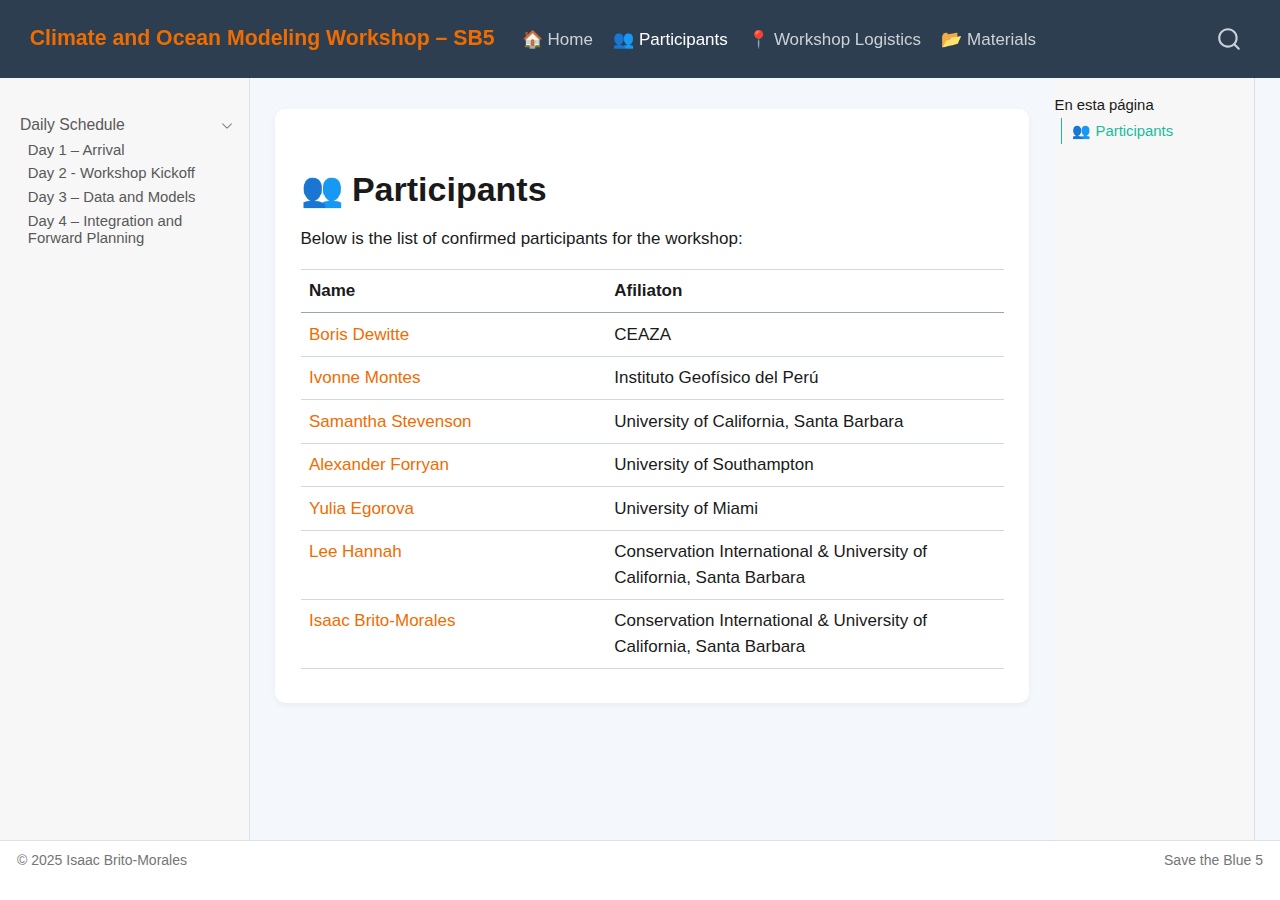
<file: docs/index.html>
<html xmlns="http://www.w3.org/1999/xhtml">    
  <head>      
    <title>Redirect to participants/01_participants.html</title>      
    <meta http-equiv="refresh" content="0;URL='participants/01_participants.html'" />    
  </head>    
  <body> 
  </body>  
</html>
</file>
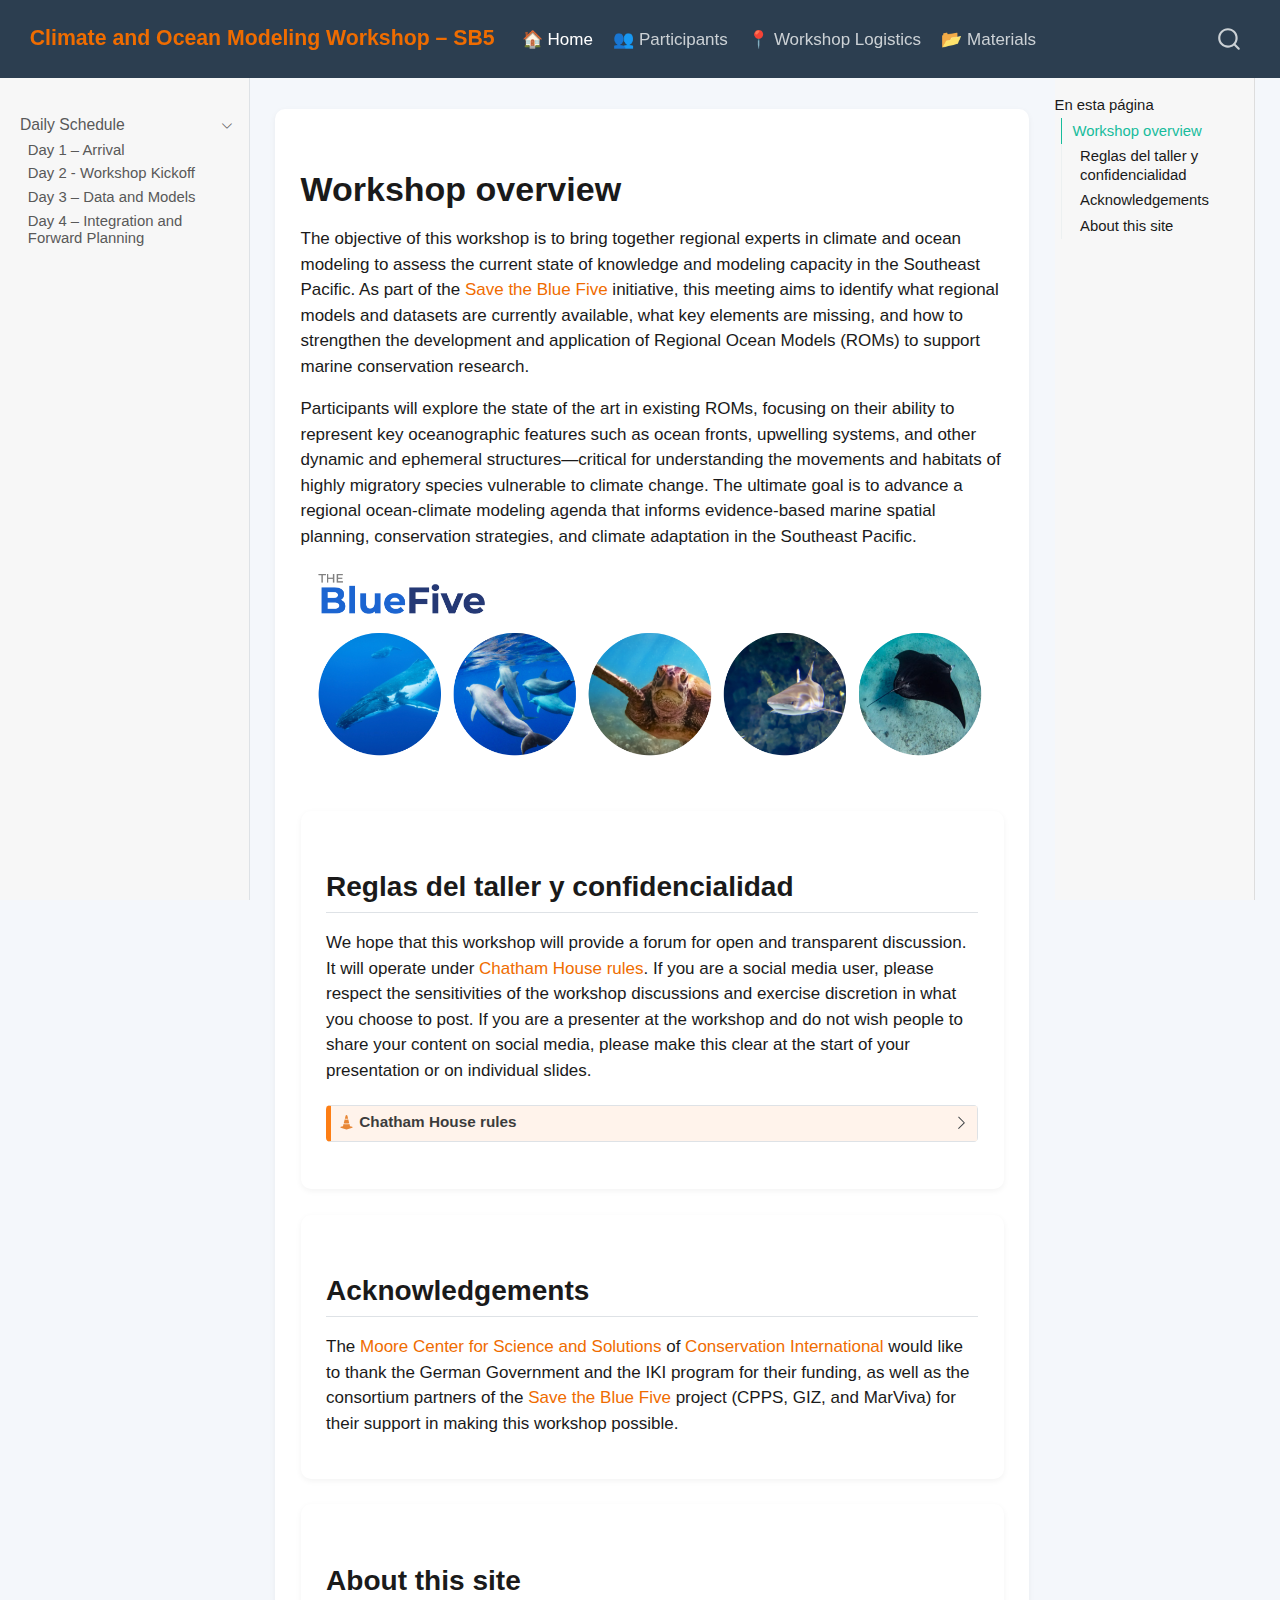
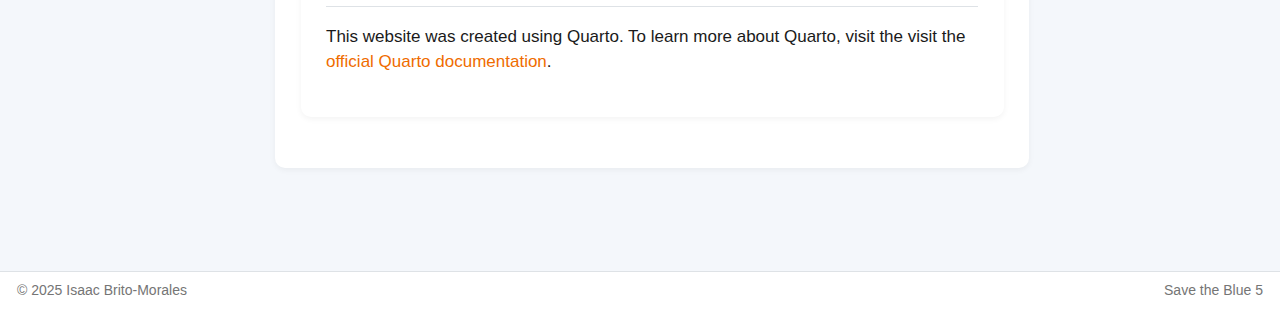
<file: docs/01_home.html>
<!DOCTYPE html>
<html xmlns="http://www.w3.org/1999/xhtml" lang="es" xml:lang="es"><head>

<meta charset="utf-8">
<meta name="generator" content="quarto-1.5.57">

<meta name="viewport" content="width=device-width, initial-scale=1.0, user-scalable=yes">


<title>home – Climate and Ocean Modeling Workshop – SB5</title>
<style>
code{white-space: pre-wrap;}
span.smallcaps{font-variant: small-caps;}
div.columns{display: flex; gap: min(4vw, 1.5em);}
div.column{flex: auto; overflow-x: auto;}
div.hanging-indent{margin-left: 1.5em; text-indent: -1.5em;}
ul.task-list{list-style: none;}
ul.task-list li input[type="checkbox"] {
  width: 0.8em;
  margin: 0 0.8em 0.2em -1em; /* quarto-specific, see https://github.com/quarto-dev/quarto-cli/issues/4556 */ 
  vertical-align: middle;
}
</style>


<script src="site_libs/quarto-nav/quarto-nav.js"></script>
<script src="site_libs/quarto-nav/headroom.min.js"></script>
<script src="site_libs/clipboard/clipboard.min.js"></script>
<script src="site_libs/quarto-search/autocomplete.umd.js"></script>
<script src="site_libs/quarto-search/fuse.min.js"></script>
<script src="site_libs/quarto-search/quarto-search.js"></script>
<meta name="quarto:offset" content="./">
<script src="site_libs/quarto-html/quarto.js"></script>
<script src="site_libs/quarto-html/popper.min.js"></script>
<script src="site_libs/quarto-html/tippy.umd.min.js"></script>
<script src="site_libs/quarto-html/anchor.min.js"></script>
<link href="site_libs/quarto-html/tippy.css" rel="stylesheet">
<link href="site_libs/quarto-html/quarto-syntax-highlighting.css" rel="stylesheet" id="quarto-text-highlighting-styles">
<script src="site_libs/bootstrap/bootstrap.min.js"></script>
<link href="site_libs/bootstrap/bootstrap-icons.css" rel="stylesheet">
<link href="site_libs/bootstrap/bootstrap.min.css" rel="stylesheet" id="quarto-bootstrap" data-mode="light">
<script id="quarto-search-options" type="application/json">{
  "location": "navbar",
  "copy-button": false,
  "collapse-after": 3,
  "panel-placement": "end",
  "type": "overlay",
  "limit": 50,
  "keyboard-shortcut": [
    "f",
    "/",
    "s"
  ],
  "show-item-context": false,
  "language": {
    "search-no-results-text": "Sin resultados",
    "search-matching-documents-text": "documentos encontrados",
    "search-copy-link-title": "Copiar el enlace en la búsqueda",
    "search-hide-matches-text": "Ocultar resultados adicionales",
    "search-more-match-text": "resultado adicional en este documento",
    "search-more-matches-text": "resultados adicionales en este documento",
    "search-clear-button-title": "Borrar",
    "search-text-placeholder": "",
    "search-detached-cancel-button-title": "Cancelar",
    "search-submit-button-title": "Enviar",
    "search-label": "Buscar"
  }
}</script>


<link rel="stylesheet" href="styles.css">
</head>

<body class="nav-sidebar docked nav-fixed">

<div id="quarto-search-results"></div>
  <header id="quarto-header" class="headroom fixed-top">
    <nav class="navbar navbar-expand-lg " data-bs-theme="dark">
      <div class="navbar-container container-fluid">
      <div class="navbar-brand-container mx-auto">
    <a class="navbar-brand" href="./index.html">
    <span class="navbar-title">Climate and Ocean Modeling Workshop – SB5</span>
    </a>
  </div>
            <div id="quarto-search" class="" title="Buscar"></div>
          <button class="navbar-toggler" type="button" data-bs-toggle="collapse" data-bs-target="#navbarCollapse" aria-controls="navbarCollapse" role="menu" aria-expanded="false" aria-label="Navegación de palanca" onclick="if (window.quartoToggleHeadroom) { window.quartoToggleHeadroom(); }">
  <span class="navbar-toggler-icon"></span>
</button>
          <div class="collapse navbar-collapse" id="navbarCollapse">
            <ul class="navbar-nav navbar-nav-scroll me-auto">
  <li class="nav-item">
    <a class="nav-link active" href="./01_home.html" aria-current="page"> 
<span class="menu-text">🏠 Home</span></a>
  </li>  
  <li class="nav-item">
    <a class="nav-link" href="./participants/01_participants.html"> 
<span class="menu-text">👥 Participants</span></a>
  </li>  
  <li class="nav-item">
    <a class="nav-link" href="./logistics/01_logistics.html"> 
<span class="menu-text">📍 Workshop Logistics</span></a>
  </li>  
  <li class="nav-item">
    <a class="nav-link" href="./resources/materials.html"> 
<span class="menu-text">📂 Materials</span></a>
  </li>  
</ul>
          </div> <!-- /navcollapse -->
            <div class="quarto-navbar-tools">
</div>
      </div> <!-- /container-fluid -->
    </nav>
  <nav class="quarto-secondary-nav">
    <div class="container-fluid d-flex">
      <button type="button" class="quarto-btn-toggle btn" data-bs-toggle="collapse" role="button" data-bs-target=".quarto-sidebar-collapse-item" aria-controls="quarto-sidebar" aria-expanded="false" aria-label="Alternar barra lateral" onclick="if (window.quartoToggleHeadroom) { window.quartoToggleHeadroom(); }">
        <i class="bi bi-layout-text-sidebar-reverse"></i>
      </button>
        <nav class="quarto-page-breadcrumbs" aria-label="breadcrumb"><ol class="breadcrumb"></ol></nav>
        <a class="flex-grow-1" role="navigation" data-bs-toggle="collapse" data-bs-target=".quarto-sidebar-collapse-item" aria-controls="quarto-sidebar" aria-expanded="false" aria-label="Alternar barra lateral" onclick="if (window.quartoToggleHeadroom) { window.quartoToggleHeadroom(); }">      
        </a>
    </div>
  </nav>
</header>
<!-- content -->
<div id="quarto-content" class="quarto-container page-columns page-rows-contents page-layout-article page-navbar">
<!-- sidebar -->
  <nav id="quarto-sidebar" class="sidebar collapse collapse-horizontal quarto-sidebar-collapse-item sidebar-navigation docked overflow-auto">
    <div class="sidebar-menu-container"> 
    <ul class="list-unstyled mt-1">
        <li class="sidebar-item sidebar-item-section">
      <div class="sidebar-item-container"> 
            <a class="sidebar-item-text sidebar-link text-start" data-bs-toggle="collapse" data-bs-target="#quarto-sidebar-section-1" role="navigation" aria-expanded="true">
 <span class="menu-text">Daily Schedule</span></a>
          <a class="sidebar-item-toggle text-start" data-bs-toggle="collapse" data-bs-target="#quarto-sidebar-section-1" role="navigation" aria-expanded="true" aria-label="Alternar sección">
            <i class="bi bi-chevron-right ms-2"></i>
          </a> 
      </div>
      <ul id="quarto-sidebar-section-1" class="collapse list-unstyled sidebar-section depth1 show">  
          <li class="sidebar-item">
  <div class="sidebar-item-container"> 
  <a href="./agenda/day1.html" class="sidebar-item-text sidebar-link">
 <span class="menu-text">Day 1 – Arrival</span></a>
  </div>
</li>
          <li class="sidebar-item">
  <div class="sidebar-item-container"> 
  <a href="./agenda/day2.html" class="sidebar-item-text sidebar-link">
 <span class="menu-text">Day 2 - Workshop Kickoff</span></a>
  </div>
</li>
          <li class="sidebar-item">
  <div class="sidebar-item-container"> 
  <a href="./agenda/day3.html" class="sidebar-item-text sidebar-link">
 <span class="menu-text">Day 3 – Data and Models</span></a>
  </div>
</li>
          <li class="sidebar-item">
  <div class="sidebar-item-container"> 
  <a href="./agenda/day4.html" class="sidebar-item-text sidebar-link">
 <span class="menu-text">Day 4 – Integration and Forward Planning</span></a>
  </div>
</li>
      </ul>
  </li>
    </ul>
    </div>
</nav>
<div id="quarto-sidebar-glass" class="quarto-sidebar-collapse-item" data-bs-toggle="collapse" data-bs-target=".quarto-sidebar-collapse-item"></div>
<!-- margin-sidebar -->
    <div id="quarto-margin-sidebar" class="sidebar margin-sidebar">
        <nav id="TOC" role="doc-toc" class="toc-active">
    <h2 id="toc-title">En esta página</h2>
   
  <ul>
  <li><a href="#workshop-overview" id="toc-workshop-overview" class="nav-link active" data-scroll-target="#workshop-overview">Workshop overview</a>
  <ul class="collapse">
  <li><a href="#reglas-del-taller-y-confidencialidad" id="toc-reglas-del-taller-y-confidencialidad" class="nav-link" data-scroll-target="#reglas-del-taller-y-confidencialidad">Reglas del taller y confidencialidad</a></li>
  <li><a href="#acknowledgements" id="toc-acknowledgements" class="nav-link" data-scroll-target="#acknowledgements">Acknowledgements</a></li>
  <li><a href="#about-this-site" id="toc-about-this-site" class="nav-link" data-scroll-target="#about-this-site">About this site</a></li>
  </ul></li>
  </ul>
</nav>
    </div>
<!-- main -->
<main class="content" id="quarto-document-content">




<div class="top-banner">

</div>
<section id="workshop-overview" class="level1">
<h1>Workshop overview</h1>
<p>The objective of this workshop is to bring together regional experts in climate and ocean modeling to assess the current state of knowledge and modeling capacity in the Southeast Pacific. As part of the <a href="https://savethebluefive.net/">Save the Blue Five</a> initiative, this meeting aims to identify what regional models and datasets are currently available, what key elements are missing, and how to strengthen the development and application of Regional Ocean Models (ROMs) to support marine conservation research.</p>
<p>Participants will explore the state of the art in existing ROMs, focusing on their ability to represent key oceanographic features such as ocean fronts, upwelling systems, and other dynamic and ephemeral structures—critical for understanding the movements and habitats of highly migratory species vulnerable to climate change. The ultimate goal is to advance a regional ocean-climate modeling agenda that informs evidence-based marine spatial planning, conservation strategies, and climate adaptation in the Southeast Pacific.</p>
<div class="cell">
<div class="cell-output-display">
<div>
<figure class="figure">
<p><img src="images/cover.png" class="img-fluid figure-img" style="width:100.0%"></p>
</figure>
</div>
</div>
</div>
<section id="reglas-del-taller-y-confidencialidad" class="level2">
<h2 class="anchored" data-anchor-id="reglas-del-taller-y-confidencialidad">Reglas del taller y confidencialidad</h2>
<p>We hope that this workshop will provide a forum for open and transparent discussion. It will operate under <a href="https://www.chathamhouse.org/about-us/chatham-house-rule">Chatham House rules</a>. If you are a social media user, please respect the sensitivities of the workshop discussions and exercise discretion in what you choose to post. If you are a presenter at the workshop and do not wish people to share your content on social media, please make this clear at the start of your presentation or on individual slides.</p>
<div class="callout callout-style-default callout-caution callout-titled" title="Chatham House rules">
<div class="callout-header d-flex align-content-center" data-bs-toggle="collapse" data-bs-target=".callout-1-contents" aria-controls="callout-1" aria-expanded="false" aria-label="Toggle callout">
<div class="callout-icon-container">
<i class="callout-icon"></i>
</div>
<div class="callout-title-container flex-fill">
Chatham House rules
</div>
<div class="callout-btn-toggle d-inline-block border-0 py-1 ps-1 pe-0 float-end"><i class="callout-toggle"></i></div>
</div>
<div id="callout-1" class="callout-1-contents callout-collapse collapse">
<div class="callout-body-container callout-body">
<p><em>“When a meeting is held under the Chatham House Rule, participants are free to use the information received, but neither the identity nor the affiliation of the speaker(s), nor that of any other participant, may be revealed.”</em></p>
</div>
</div>
</div>
</section>
<section id="acknowledgements" class="level2">
<h2 class="anchored" data-anchor-id="acknowledgements">Acknowledgements</h2>
<p>The <a href="https://www.conservation.org/about/betty-and-gordon-moore-center-for-science-and-solutions">Moore Center for Science and Solutions</a> of <a href="https://www.conservation.org/">Conservation International</a> would like to thank the German Government and the IKI program for their funding, as well as the consortium partners of the <a href="https://savethebluefive.net/">Save the Blue Five</a> project (CPPS, GIZ, and MarViva) for their support in making this workshop possible.</p>
</section>
<section id="about-this-site" class="level2">
<h2 class="anchored" data-anchor-id="about-this-site">About this site</h2>
<p>This website was created using Quarto. To learn more about Quarto, visit the visit the <a href="https://quarto.org/docs/books/">official Quarto documentation</a>.</p>


</section>
</section>

</main> <!-- /main -->
<script id="quarto-html-after-body" type="application/javascript">
window.document.addEventListener("DOMContentLoaded", function (event) {
  const toggleBodyColorMode = (bsSheetEl) => {
    const mode = bsSheetEl.getAttribute("data-mode");
    const bodyEl = window.document.querySelector("body");
    if (mode === "dark") {
      bodyEl.classList.add("quarto-dark");
      bodyEl.classList.remove("quarto-light");
    } else {
      bodyEl.classList.add("quarto-light");
      bodyEl.classList.remove("quarto-dark");
    }
  }
  const toggleBodyColorPrimary = () => {
    const bsSheetEl = window.document.querySelector("link#quarto-bootstrap");
    if (bsSheetEl) {
      toggleBodyColorMode(bsSheetEl);
    }
  }
  toggleBodyColorPrimary();  
  const icon = "";
  const anchorJS = new window.AnchorJS();
  anchorJS.options = {
    placement: 'right',
    icon: icon
  };
  anchorJS.add('.anchored');
  const isCodeAnnotation = (el) => {
    for (const clz of el.classList) {
      if (clz.startsWith('code-annotation-')) {                     
        return true;
      }
    }
    return false;
  }
  const onCopySuccess = function(e) {
    // button target
    const button = e.trigger;
    // don't keep focus
    button.blur();
    // flash "checked"
    button.classList.add('code-copy-button-checked');
    var currentTitle = button.getAttribute("title");
    button.setAttribute("title", "Copiado");
    let tooltip;
    if (window.bootstrap) {
      button.setAttribute("data-bs-toggle", "tooltip");
      button.setAttribute("data-bs-placement", "left");
      button.setAttribute("data-bs-title", "Copiado");
      tooltip = new bootstrap.Tooltip(button, 
        { trigger: "manual", 
          customClass: "code-copy-button-tooltip",
          offset: [0, -8]});
      tooltip.show();    
    }
    setTimeout(function() {
      if (tooltip) {
        tooltip.hide();
        button.removeAttribute("data-bs-title");
        button.removeAttribute("data-bs-toggle");
        button.removeAttribute("data-bs-placement");
      }
      button.setAttribute("title", currentTitle);
      button.classList.remove('code-copy-button-checked');
    }, 1000);
    // clear code selection
    e.clearSelection();
  }
  const getTextToCopy = function(trigger) {
      const codeEl = trigger.previousElementSibling.cloneNode(true);
      for (const childEl of codeEl.children) {
        if (isCodeAnnotation(childEl)) {
          childEl.remove();
        }
      }
      return codeEl.innerText;
  }
  const clipboard = new window.ClipboardJS('.code-copy-button:not([data-in-quarto-modal])', {
    text: getTextToCopy
  });
  clipboard.on('success', onCopySuccess);
  if (window.document.getElementById('quarto-embedded-source-code-modal')) {
    // For code content inside modals, clipBoardJS needs to be initialized with a container option
    // TODO: Check when it could be a function (https://github.com/zenorocha/clipboard.js/issues/860)
    const clipboardModal = new window.ClipboardJS('.code-copy-button[data-in-quarto-modal]', {
      text: getTextToCopy,
      container: window.document.getElementById('quarto-embedded-source-code-modal')
    });
    clipboardModal.on('success', onCopySuccess);
  }
    var localhostRegex = new RegExp(/^(?:http|https):\/\/localhost\:?[0-9]*\//);
    var mailtoRegex = new RegExp(/^mailto:/);
      var filterRegex = new RegExp('/' + window.location.host + '/');
    var isInternal = (href) => {
        return filterRegex.test(href) || localhostRegex.test(href) || mailtoRegex.test(href);
    }
    // Inspect non-navigation links and adorn them if external
 	var links = window.document.querySelectorAll('a[href]:not(.nav-link):not(.navbar-brand):not(.toc-action):not(.sidebar-link):not(.sidebar-item-toggle):not(.pagination-link):not(.no-external):not([aria-hidden]):not(.dropdown-item):not(.quarto-navigation-tool):not(.about-link)');
    for (var i=0; i<links.length; i++) {
      const link = links[i];
      if (!isInternal(link.href)) {
        // undo the damage that might have been done by quarto-nav.js in the case of
        // links that we want to consider external
        if (link.dataset.originalHref !== undefined) {
          link.href = link.dataset.originalHref;
        }
      }
    }
  function tippyHover(el, contentFn, onTriggerFn, onUntriggerFn) {
    const config = {
      allowHTML: true,
      maxWidth: 500,
      delay: 100,
      arrow: false,
      appendTo: function(el) {
          return el.parentElement;
      },
      interactive: true,
      interactiveBorder: 10,
      theme: 'quarto',
      placement: 'bottom-start',
    };
    if (contentFn) {
      config.content = contentFn;
    }
    if (onTriggerFn) {
      config.onTrigger = onTriggerFn;
    }
    if (onUntriggerFn) {
      config.onUntrigger = onUntriggerFn;
    }
    window.tippy(el, config); 
  }
  const noterefs = window.document.querySelectorAll('a[role="doc-noteref"]');
  for (var i=0; i<noterefs.length; i++) {
    const ref = noterefs[i];
    tippyHover(ref, function() {
      // use id or data attribute instead here
      let href = ref.getAttribute('data-footnote-href') || ref.getAttribute('href');
      try { href = new URL(href).hash; } catch {}
      const id = href.replace(/^#\/?/, "");
      const note = window.document.getElementById(id);
      if (note) {
        return note.innerHTML;
      } else {
        return "";
      }
    });
  }
  const xrefs = window.document.querySelectorAll('a.quarto-xref');
  const processXRef = (id, note) => {
    // Strip column container classes
    const stripColumnClz = (el) => {
      el.classList.remove("page-full", "page-columns");
      if (el.children) {
        for (const child of el.children) {
          stripColumnClz(child);
        }
      }
    }
    stripColumnClz(note)
    if (id === null || id.startsWith('sec-')) {
      // Special case sections, only their first couple elements
      const container = document.createElement("div");
      if (note.children && note.children.length > 2) {
        container.appendChild(note.children[0].cloneNode(true));
        for (let i = 1; i < note.children.length; i++) {
          const child = note.children[i];
          if (child.tagName === "P" && child.innerText === "") {
            continue;
          } else {
            container.appendChild(child.cloneNode(true));
            break;
          }
        }
        if (window.Quarto?.typesetMath) {
          window.Quarto.typesetMath(container);
        }
        return container.innerHTML
      } else {
        if (window.Quarto?.typesetMath) {
          window.Quarto.typesetMath(note);
        }
        return note.innerHTML;
      }
    } else {
      // Remove any anchor links if they are present
      const anchorLink = note.querySelector('a.anchorjs-link');
      if (anchorLink) {
        anchorLink.remove();
      }
      if (window.Quarto?.typesetMath) {
        window.Quarto.typesetMath(note);
      }
      // TODO in 1.5, we should make sure this works without a callout special case
      if (note.classList.contains("callout")) {
        return note.outerHTML;
      } else {
        return note.innerHTML;
      }
    }
  }
  for (var i=0; i<xrefs.length; i++) {
    const xref = xrefs[i];
    tippyHover(xref, undefined, function(instance) {
      instance.disable();
      let url = xref.getAttribute('href');
      let hash = undefined; 
      if (url.startsWith('#')) {
        hash = url;
      } else {
        try { hash = new URL(url).hash; } catch {}
      }
      if (hash) {
        const id = hash.replace(/^#\/?/, "");
        const note = window.document.getElementById(id);
        if (note !== null) {
          try {
            const html = processXRef(id, note.cloneNode(true));
            instance.setContent(html);
          } finally {
            instance.enable();
            instance.show();
          }
        } else {
          // See if we can fetch this
          fetch(url.split('#')[0])
          .then(res => res.text())
          .then(html => {
            const parser = new DOMParser();
            const htmlDoc = parser.parseFromString(html, "text/html");
            const note = htmlDoc.getElementById(id);
            if (note !== null) {
              const html = processXRef(id, note);
              instance.setContent(html);
            } 
          }).finally(() => {
            instance.enable();
            instance.show();
          });
        }
      } else {
        // See if we can fetch a full url (with no hash to target)
        // This is a special case and we should probably do some content thinning / targeting
        fetch(url)
        .then(res => res.text())
        .then(html => {
          const parser = new DOMParser();
          const htmlDoc = parser.parseFromString(html, "text/html");
          const note = htmlDoc.querySelector('main.content');
          if (note !== null) {
            // This should only happen for chapter cross references
            // (since there is no id in the URL)
            // remove the first header
            if (note.children.length > 0 && note.children[0].tagName === "HEADER") {
              note.children[0].remove();
            }
            const html = processXRef(null, note);
            instance.setContent(html);
          } 
        }).finally(() => {
          instance.enable();
          instance.show();
        });
      }
    }, function(instance) {
    });
  }
      let selectedAnnoteEl;
      const selectorForAnnotation = ( cell, annotation) => {
        let cellAttr = 'data-code-cell="' + cell + '"';
        let lineAttr = 'data-code-annotation="' +  annotation + '"';
        const selector = 'span[' + cellAttr + '][' + lineAttr + ']';
        return selector;
      }
      const selectCodeLines = (annoteEl) => {
        const doc = window.document;
        const targetCell = annoteEl.getAttribute("data-target-cell");
        const targetAnnotation = annoteEl.getAttribute("data-target-annotation");
        const annoteSpan = window.document.querySelector(selectorForAnnotation(targetCell, targetAnnotation));
        const lines = annoteSpan.getAttribute("data-code-lines").split(",");
        const lineIds = lines.map((line) => {
          return targetCell + "-" + line;
        })
        let top = null;
        let height = null;
        let parent = null;
        if (lineIds.length > 0) {
            //compute the position of the single el (top and bottom and make a div)
            const el = window.document.getElementById(lineIds[0]);
            top = el.offsetTop;
            height = el.offsetHeight;
            parent = el.parentElement.parentElement;
          if (lineIds.length > 1) {
            const lastEl = window.document.getElementById(lineIds[lineIds.length - 1]);
            const bottom = lastEl.offsetTop + lastEl.offsetHeight;
            height = bottom - top;
          }
          if (top !== null && height !== null && parent !== null) {
            // cook up a div (if necessary) and position it 
            let div = window.document.getElementById("code-annotation-line-highlight");
            if (div === null) {
              div = window.document.createElement("div");
              div.setAttribute("id", "code-annotation-line-highlight");
              div.style.position = 'absolute';
              parent.appendChild(div);
            }
            div.style.top = top - 2 + "px";
            div.style.height = height + 4 + "px";
            div.style.left = 0;
            let gutterDiv = window.document.getElementById("code-annotation-line-highlight-gutter");
            if (gutterDiv === null) {
              gutterDiv = window.document.createElement("div");
              gutterDiv.setAttribute("id", "code-annotation-line-highlight-gutter");
              gutterDiv.style.position = 'absolute';
              const codeCell = window.document.getElementById(targetCell);
              const gutter = codeCell.querySelector('.code-annotation-gutter');
              gutter.appendChild(gutterDiv);
            }
            gutterDiv.style.top = top - 2 + "px";
            gutterDiv.style.height = height + 4 + "px";
          }
          selectedAnnoteEl = annoteEl;
        }
      };
      const unselectCodeLines = () => {
        const elementsIds = ["code-annotation-line-highlight", "code-annotation-line-highlight-gutter"];
        elementsIds.forEach((elId) => {
          const div = window.document.getElementById(elId);
          if (div) {
            div.remove();
          }
        });
        selectedAnnoteEl = undefined;
      };
        // Handle positioning of the toggle
    window.addEventListener(
      "resize",
      throttle(() => {
        elRect = undefined;
        if (selectedAnnoteEl) {
          selectCodeLines(selectedAnnoteEl);
        }
      }, 10)
    );
    function throttle(fn, ms) {
    let throttle = false;
    let timer;
      return (...args) => {
        if(!throttle) { // first call gets through
            fn.apply(this, args);
            throttle = true;
        } else { // all the others get throttled
            if(timer) clearTimeout(timer); // cancel #2
            timer = setTimeout(() => {
              fn.apply(this, args);
              timer = throttle = false;
            }, ms);
        }
      };
    }
      // Attach click handler to the DT
      const annoteDls = window.document.querySelectorAll('dt[data-target-cell]');
      for (const annoteDlNode of annoteDls) {
        annoteDlNode.addEventListener('click', (event) => {
          const clickedEl = event.target;
          if (clickedEl !== selectedAnnoteEl) {
            unselectCodeLines();
            const activeEl = window.document.querySelector('dt[data-target-cell].code-annotation-active');
            if (activeEl) {
              activeEl.classList.remove('code-annotation-active');
            }
            selectCodeLines(clickedEl);
            clickedEl.classList.add('code-annotation-active');
          } else {
            // Unselect the line
            unselectCodeLines();
            clickedEl.classList.remove('code-annotation-active');
          }
        });
      }
  const findCites = (el) => {
    const parentEl = el.parentElement;
    if (parentEl) {
      const cites = parentEl.dataset.cites;
      if (cites) {
        return {
          el,
          cites: cites.split(' ')
        };
      } else {
        return findCites(el.parentElement)
      }
    } else {
      return undefined;
    }
  };
  var bibliorefs = window.document.querySelectorAll('a[role="doc-biblioref"]');
  for (var i=0; i<bibliorefs.length; i++) {
    const ref = bibliorefs[i];
    const citeInfo = findCites(ref);
    if (citeInfo) {
      tippyHover(citeInfo.el, function() {
        var popup = window.document.createElement('div');
        citeInfo.cites.forEach(function(cite) {
          var citeDiv = window.document.createElement('div');
          citeDiv.classList.add('hanging-indent');
          citeDiv.classList.add('csl-entry');
          var biblioDiv = window.document.getElementById('ref-' + cite);
          if (biblioDiv) {
            citeDiv.innerHTML = biblioDiv.innerHTML;
          }
          popup.appendChild(citeDiv);
        });
        return popup.innerHTML;
      });
    }
  }
});
</script>
</div> <!-- /content -->
<footer class="footer">
  <div class="nav-footer">
    <div class="nav-footer-left">
<p>© 2025 Isaac Brito-Morales</p>
</div>   
    <div class="nav-footer-center">
      &nbsp;
    </div>
    <div class="nav-footer-right">
<p>Save the Blue 5</p>
</div>
  </div>
</footer>




</body></html>
</file>
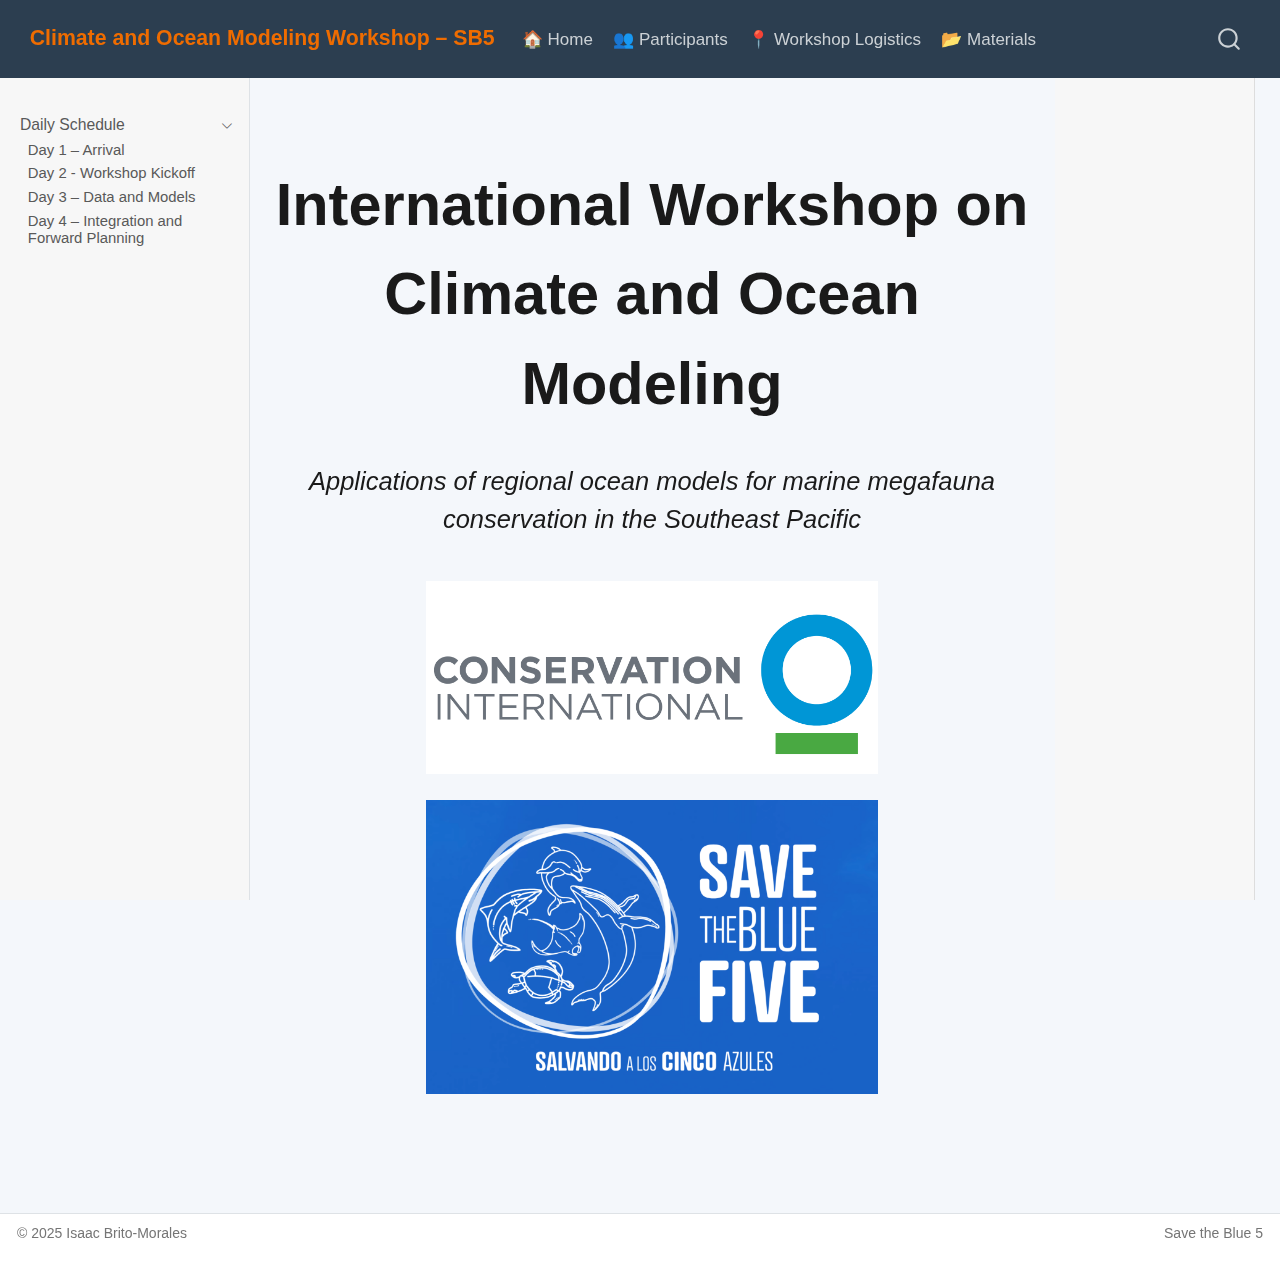
<file: docs/about.html>
<!DOCTYPE html>
<html xmlns="http://www.w3.org/1999/xhtml" lang="es" xml:lang="es"><head>

<meta charset="utf-8">
<meta name="generator" content="quarto-1.5.57">

<meta name="viewport" content="width=device-width, initial-scale=1.0, user-scalable=yes">


<title>about – Climate and Ocean Modeling Workshop – SB5</title>
<style>
code{white-space: pre-wrap;}
span.smallcaps{font-variant: small-caps;}
div.columns{display: flex; gap: min(4vw, 1.5em);}
div.column{flex: auto; overflow-x: auto;}
div.hanging-indent{margin-left: 1.5em; text-indent: -1.5em;}
ul.task-list{list-style: none;}
ul.task-list li input[type="checkbox"] {
  width: 0.8em;
  margin: 0 0.8em 0.2em -1em; /* quarto-specific, see https://github.com/quarto-dev/quarto-cli/issues/4556 */ 
  vertical-align: middle;
}
</style>


<script src="site_libs/quarto-nav/quarto-nav.js"></script>
<script src="site_libs/quarto-nav/headroom.min.js"></script>
<script src="site_libs/clipboard/clipboard.min.js"></script>
<script src="site_libs/quarto-search/autocomplete.umd.js"></script>
<script src="site_libs/quarto-search/fuse.min.js"></script>
<script src="site_libs/quarto-search/quarto-search.js"></script>
<meta name="quarto:offset" content="./">
<script src="site_libs/quarto-html/quarto.js"></script>
<script src="site_libs/quarto-html/popper.min.js"></script>
<script src="site_libs/quarto-html/tippy.umd.min.js"></script>
<script src="site_libs/quarto-html/anchor.min.js"></script>
<link href="site_libs/quarto-html/tippy.css" rel="stylesheet">
<link href="site_libs/quarto-html/quarto-syntax-highlighting.css" rel="stylesheet" id="quarto-text-highlighting-styles">
<script src="site_libs/bootstrap/bootstrap.min.js"></script>
<link href="site_libs/bootstrap/bootstrap-icons.css" rel="stylesheet">
<link href="site_libs/bootstrap/bootstrap.min.css" rel="stylesheet" id="quarto-bootstrap" data-mode="light">
<script id="quarto-search-options" type="application/json">{
  "location": "navbar",
  "copy-button": false,
  "collapse-after": 3,
  "panel-placement": "end",
  "type": "overlay",
  "limit": 50,
  "keyboard-shortcut": [
    "f",
    "/",
    "s"
  ],
  "show-item-context": false,
  "language": {
    "search-no-results-text": "Sin resultados",
    "search-matching-documents-text": "documentos encontrados",
    "search-copy-link-title": "Copiar el enlace en la búsqueda",
    "search-hide-matches-text": "Ocultar resultados adicionales",
    "search-more-match-text": "resultado adicional en este documento",
    "search-more-matches-text": "resultados adicionales en este documento",
    "search-clear-button-title": "Borrar",
    "search-text-placeholder": "",
    "search-detached-cancel-button-title": "Cancelar",
    "search-submit-button-title": "Enviar",
    "search-label": "Buscar"
  }
}</script>


<link rel="stylesheet" href="styles.css">
</head>

<body class="nav-sidebar docked nav-fixed">

<div id="quarto-search-results"></div>
  <header id="quarto-header" class="headroom fixed-top">
    <nav class="navbar navbar-expand-lg " data-bs-theme="dark">
      <div class="navbar-container container-fluid">
      <div class="navbar-brand-container mx-auto">
    <a class="navbar-brand" href="./index.html">
    <span class="navbar-title">Climate and Ocean Modeling Workshop – SB5</span>
    </a>
  </div>
            <div id="quarto-search" class="" title="Buscar"></div>
          <button class="navbar-toggler" type="button" data-bs-toggle="collapse" data-bs-target="#navbarCollapse" aria-controls="navbarCollapse" role="menu" aria-expanded="false" aria-label="Navegación de palanca" onclick="if (window.quartoToggleHeadroom) { window.quartoToggleHeadroom(); }">
  <span class="navbar-toggler-icon"></span>
</button>
          <div class="collapse navbar-collapse" id="navbarCollapse">
            <ul class="navbar-nav navbar-nav-scroll me-auto">
  <li class="nav-item">
    <a class="nav-link" href="./01_home.html"> 
<span class="menu-text">🏠 Home</span></a>
  </li>  
  <li class="nav-item">
    <a class="nav-link" href="./participants/01_participants.html"> 
<span class="menu-text">👥 Participants</span></a>
  </li>  
  <li class="nav-item">
    <a class="nav-link" href="./logistics/01_logistics.html"> 
<span class="menu-text">📍 Workshop Logistics</span></a>
  </li>  
  <li class="nav-item">
    <a class="nav-link" href="./resources/materials.html"> 
<span class="menu-text">📂 Materials</span></a>
  </li>  
</ul>
          </div> <!-- /navcollapse -->
            <div class="quarto-navbar-tools">
</div>
      </div> <!-- /container-fluid -->
    </nav>
  <nav class="quarto-secondary-nav">
    <div class="container-fluid d-flex">
      <button type="button" class="quarto-btn-toggle btn" data-bs-toggle="collapse" role="button" data-bs-target=".quarto-sidebar-collapse-item" aria-controls="quarto-sidebar" aria-expanded="false" aria-label="Alternar barra lateral" onclick="if (window.quartoToggleHeadroom) { window.quartoToggleHeadroom(); }">
        <i class="bi bi-layout-text-sidebar-reverse"></i>
      </button>
        <nav class="quarto-page-breadcrumbs" aria-label="breadcrumb"><ol class="breadcrumb"></ol></nav>
        <a class="flex-grow-1" role="navigation" data-bs-toggle="collapse" data-bs-target=".quarto-sidebar-collapse-item" aria-controls="quarto-sidebar" aria-expanded="false" aria-label="Alternar barra lateral" onclick="if (window.quartoToggleHeadroom) { window.quartoToggleHeadroom(); }">      
        </a>
    </div>
  </nav>
</header>
<!-- content -->
<div id="quarto-content" class="quarto-container page-columns page-rows-contents page-layout-article page-navbar">
<!-- sidebar -->
  <nav id="quarto-sidebar" class="sidebar collapse collapse-horizontal quarto-sidebar-collapse-item sidebar-navigation docked overflow-auto">
    <div class="sidebar-menu-container"> 
    <ul class="list-unstyled mt-1">
        <li class="sidebar-item sidebar-item-section">
      <div class="sidebar-item-container"> 
            <a class="sidebar-item-text sidebar-link text-start" data-bs-toggle="collapse" data-bs-target="#quarto-sidebar-section-1" role="navigation" aria-expanded="true">
 <span class="menu-text">Daily Schedule</span></a>
          <a class="sidebar-item-toggle text-start" data-bs-toggle="collapse" data-bs-target="#quarto-sidebar-section-1" role="navigation" aria-expanded="true" aria-label="Alternar sección">
            <i class="bi bi-chevron-right ms-2"></i>
          </a> 
      </div>
      <ul id="quarto-sidebar-section-1" class="collapse list-unstyled sidebar-section depth1 show">  
          <li class="sidebar-item">
  <div class="sidebar-item-container"> 
  <a href="./agenda/day1.html" class="sidebar-item-text sidebar-link">
 <span class="menu-text">Day 1 – Arrival</span></a>
  </div>
</li>
          <li class="sidebar-item">
  <div class="sidebar-item-container"> 
  <a href="./agenda/day2.html" class="sidebar-item-text sidebar-link">
 <span class="menu-text">Day 2 - Workshop Kickoff</span></a>
  </div>
</li>
          <li class="sidebar-item">
  <div class="sidebar-item-container"> 
  <a href="./agenda/day3.html" class="sidebar-item-text sidebar-link">
 <span class="menu-text">Day 3 – Data and Models</span></a>
  </div>
</li>
          <li class="sidebar-item">
  <div class="sidebar-item-container"> 
  <a href="./agenda/day4.html" class="sidebar-item-text sidebar-link">
 <span class="menu-text">Day 4 – Integration and Forward Planning</span></a>
  </div>
</li>
      </ul>
  </li>
    </ul>
    </div>
</nav>
<div id="quarto-sidebar-glass" class="quarto-sidebar-collapse-item" data-bs-toggle="collapse" data-bs-target=".quarto-sidebar-collapse-item"></div>
<!-- margin-sidebar -->
    <div id="quarto-margin-sidebar" class="sidebar margin-sidebar zindex-bottom">
        
    </div>
<!-- main -->
<main class="content" id="quarto-document-content">




<div class="top-banner">

</div>
<div style="text-align: center; margin-top: 3rem; margin-bottom: 2rem; font-size: 3.5rem; font-weight: bold;">
<p>International Workshop on Climate and Ocean Modeling</p>
</div>
<div style="text-align: center; font-size: 1.5rem; font-style: italic;">
<p>Applications of regional ocean models for marine megafauna conservation in the Southeast Pacific</p>
</div>
<div style="text-align: center; font-size: 2rem; font-weight: bold; margin-top: 2.5rem; margin-bottom: 1rem;">
<div class="cell">
<div class="cell-output-display">
<div>
<figure class="figure">
<p><img src="images/ci_icon.png" class="img-fluid figure-img" style="width:60.0%"></p>
</figure>
</div>
</div>
</div>
<div class="cell">
<div class="cell-output-display">
<div>
<figure class="figure">
<p><img src="images/iki_sb5.png" class="img-fluid figure-img" style="width:60.0%"></p>
</figure>
</div>
</div>
</div>
</div>



</main> <!-- /main -->
<script id="quarto-html-after-body" type="application/javascript">
window.document.addEventListener("DOMContentLoaded", function (event) {
  const toggleBodyColorMode = (bsSheetEl) => {
    const mode = bsSheetEl.getAttribute("data-mode");
    const bodyEl = window.document.querySelector("body");
    if (mode === "dark") {
      bodyEl.classList.add("quarto-dark");
      bodyEl.classList.remove("quarto-light");
    } else {
      bodyEl.classList.add("quarto-light");
      bodyEl.classList.remove("quarto-dark");
    }
  }
  const toggleBodyColorPrimary = () => {
    const bsSheetEl = window.document.querySelector("link#quarto-bootstrap");
    if (bsSheetEl) {
      toggleBodyColorMode(bsSheetEl);
    }
  }
  toggleBodyColorPrimary();  
  const icon = "";
  const anchorJS = new window.AnchorJS();
  anchorJS.options = {
    placement: 'right',
    icon: icon
  };
  anchorJS.add('.anchored');
  const isCodeAnnotation = (el) => {
    for (const clz of el.classList) {
      if (clz.startsWith('code-annotation-')) {                     
        return true;
      }
    }
    return false;
  }
  const onCopySuccess = function(e) {
    // button target
    const button = e.trigger;
    // don't keep focus
    button.blur();
    // flash "checked"
    button.classList.add('code-copy-button-checked');
    var currentTitle = button.getAttribute("title");
    button.setAttribute("title", "Copiado");
    let tooltip;
    if (window.bootstrap) {
      button.setAttribute("data-bs-toggle", "tooltip");
      button.setAttribute("data-bs-placement", "left");
      button.setAttribute("data-bs-title", "Copiado");
      tooltip = new bootstrap.Tooltip(button, 
        { trigger: "manual", 
          customClass: "code-copy-button-tooltip",
          offset: [0, -8]});
      tooltip.show();    
    }
    setTimeout(function() {
      if (tooltip) {
        tooltip.hide();
        button.removeAttribute("data-bs-title");
        button.removeAttribute("data-bs-toggle");
        button.removeAttribute("data-bs-placement");
      }
      button.setAttribute("title", currentTitle);
      button.classList.remove('code-copy-button-checked');
    }, 1000);
    // clear code selection
    e.clearSelection();
  }
  const getTextToCopy = function(trigger) {
      const codeEl = trigger.previousElementSibling.cloneNode(true);
      for (const childEl of codeEl.children) {
        if (isCodeAnnotation(childEl)) {
          childEl.remove();
        }
      }
      return codeEl.innerText;
  }
  const clipboard = new window.ClipboardJS('.code-copy-button:not([data-in-quarto-modal])', {
    text: getTextToCopy
  });
  clipboard.on('success', onCopySuccess);
  if (window.document.getElementById('quarto-embedded-source-code-modal')) {
    // For code content inside modals, clipBoardJS needs to be initialized with a container option
    // TODO: Check when it could be a function (https://github.com/zenorocha/clipboard.js/issues/860)
    const clipboardModal = new window.ClipboardJS('.code-copy-button[data-in-quarto-modal]', {
      text: getTextToCopy,
      container: window.document.getElementById('quarto-embedded-source-code-modal')
    });
    clipboardModal.on('success', onCopySuccess);
  }
    var localhostRegex = new RegExp(/^(?:http|https):\/\/localhost\:?[0-9]*\//);
    var mailtoRegex = new RegExp(/^mailto:/);
      var filterRegex = new RegExp('/' + window.location.host + '/');
    var isInternal = (href) => {
        return filterRegex.test(href) || localhostRegex.test(href) || mailtoRegex.test(href);
    }
    // Inspect non-navigation links and adorn them if external
 	var links = window.document.querySelectorAll('a[href]:not(.nav-link):not(.navbar-brand):not(.toc-action):not(.sidebar-link):not(.sidebar-item-toggle):not(.pagination-link):not(.no-external):not([aria-hidden]):not(.dropdown-item):not(.quarto-navigation-tool):not(.about-link)');
    for (var i=0; i<links.length; i++) {
      const link = links[i];
      if (!isInternal(link.href)) {
        // undo the damage that might have been done by quarto-nav.js in the case of
        // links that we want to consider external
        if (link.dataset.originalHref !== undefined) {
          link.href = link.dataset.originalHref;
        }
      }
    }
  function tippyHover(el, contentFn, onTriggerFn, onUntriggerFn) {
    const config = {
      allowHTML: true,
      maxWidth: 500,
      delay: 100,
      arrow: false,
      appendTo: function(el) {
          return el.parentElement;
      },
      interactive: true,
      interactiveBorder: 10,
      theme: 'quarto',
      placement: 'bottom-start',
    };
    if (contentFn) {
      config.content = contentFn;
    }
    if (onTriggerFn) {
      config.onTrigger = onTriggerFn;
    }
    if (onUntriggerFn) {
      config.onUntrigger = onUntriggerFn;
    }
    window.tippy(el, config); 
  }
  const noterefs = window.document.querySelectorAll('a[role="doc-noteref"]');
  for (var i=0; i<noterefs.length; i++) {
    const ref = noterefs[i];
    tippyHover(ref, function() {
      // use id or data attribute instead here
      let href = ref.getAttribute('data-footnote-href') || ref.getAttribute('href');
      try { href = new URL(href).hash; } catch {}
      const id = href.replace(/^#\/?/, "");
      const note = window.document.getElementById(id);
      if (note) {
        return note.innerHTML;
      } else {
        return "";
      }
    });
  }
  const xrefs = window.document.querySelectorAll('a.quarto-xref');
  const processXRef = (id, note) => {
    // Strip column container classes
    const stripColumnClz = (el) => {
      el.classList.remove("page-full", "page-columns");
      if (el.children) {
        for (const child of el.children) {
          stripColumnClz(child);
        }
      }
    }
    stripColumnClz(note)
    if (id === null || id.startsWith('sec-')) {
      // Special case sections, only their first couple elements
      const container = document.createElement("div");
      if (note.children && note.children.length > 2) {
        container.appendChild(note.children[0].cloneNode(true));
        for (let i = 1; i < note.children.length; i++) {
          const child = note.children[i];
          if (child.tagName === "P" && child.innerText === "") {
            continue;
          } else {
            container.appendChild(child.cloneNode(true));
            break;
          }
        }
        if (window.Quarto?.typesetMath) {
          window.Quarto.typesetMath(container);
        }
        return container.innerHTML
      } else {
        if (window.Quarto?.typesetMath) {
          window.Quarto.typesetMath(note);
        }
        return note.innerHTML;
      }
    } else {
      // Remove any anchor links if they are present
      const anchorLink = note.querySelector('a.anchorjs-link');
      if (anchorLink) {
        anchorLink.remove();
      }
      if (window.Quarto?.typesetMath) {
        window.Quarto.typesetMath(note);
      }
      // TODO in 1.5, we should make sure this works without a callout special case
      if (note.classList.contains("callout")) {
        return note.outerHTML;
      } else {
        return note.innerHTML;
      }
    }
  }
  for (var i=0; i<xrefs.length; i++) {
    const xref = xrefs[i];
    tippyHover(xref, undefined, function(instance) {
      instance.disable();
      let url = xref.getAttribute('href');
      let hash = undefined; 
      if (url.startsWith('#')) {
        hash = url;
      } else {
        try { hash = new URL(url).hash; } catch {}
      }
      if (hash) {
        const id = hash.replace(/^#\/?/, "");
        const note = window.document.getElementById(id);
        if (note !== null) {
          try {
            const html = processXRef(id, note.cloneNode(true));
            instance.setContent(html);
          } finally {
            instance.enable();
            instance.show();
          }
        } else {
          // See if we can fetch this
          fetch(url.split('#')[0])
          .then(res => res.text())
          .then(html => {
            const parser = new DOMParser();
            const htmlDoc = parser.parseFromString(html, "text/html");
            const note = htmlDoc.getElementById(id);
            if (note !== null) {
              const html = processXRef(id, note);
              instance.setContent(html);
            } 
          }).finally(() => {
            instance.enable();
            instance.show();
          });
        }
      } else {
        // See if we can fetch a full url (with no hash to target)
        // This is a special case and we should probably do some content thinning / targeting
        fetch(url)
        .then(res => res.text())
        .then(html => {
          const parser = new DOMParser();
          const htmlDoc = parser.parseFromString(html, "text/html");
          const note = htmlDoc.querySelector('main.content');
          if (note !== null) {
            // This should only happen for chapter cross references
            // (since there is no id in the URL)
            // remove the first header
            if (note.children.length > 0 && note.children[0].tagName === "HEADER") {
              note.children[0].remove();
            }
            const html = processXRef(null, note);
            instance.setContent(html);
          } 
        }).finally(() => {
          instance.enable();
          instance.show();
        });
      }
    }, function(instance) {
    });
  }
      let selectedAnnoteEl;
      const selectorForAnnotation = ( cell, annotation) => {
        let cellAttr = 'data-code-cell="' + cell + '"';
        let lineAttr = 'data-code-annotation="' +  annotation + '"';
        const selector = 'span[' + cellAttr + '][' + lineAttr + ']';
        return selector;
      }
      const selectCodeLines = (annoteEl) => {
        const doc = window.document;
        const targetCell = annoteEl.getAttribute("data-target-cell");
        const targetAnnotation = annoteEl.getAttribute("data-target-annotation");
        const annoteSpan = window.document.querySelector(selectorForAnnotation(targetCell, targetAnnotation));
        const lines = annoteSpan.getAttribute("data-code-lines").split(",");
        const lineIds = lines.map((line) => {
          return targetCell + "-" + line;
        })
        let top = null;
        let height = null;
        let parent = null;
        if (lineIds.length > 0) {
            //compute the position of the single el (top and bottom and make a div)
            const el = window.document.getElementById(lineIds[0]);
            top = el.offsetTop;
            height = el.offsetHeight;
            parent = el.parentElement.parentElement;
          if (lineIds.length > 1) {
            const lastEl = window.document.getElementById(lineIds[lineIds.length - 1]);
            const bottom = lastEl.offsetTop + lastEl.offsetHeight;
            height = bottom - top;
          }
          if (top !== null && height !== null && parent !== null) {
            // cook up a div (if necessary) and position it 
            let div = window.document.getElementById("code-annotation-line-highlight");
            if (div === null) {
              div = window.document.createElement("div");
              div.setAttribute("id", "code-annotation-line-highlight");
              div.style.position = 'absolute';
              parent.appendChild(div);
            }
            div.style.top = top - 2 + "px";
            div.style.height = height + 4 + "px";
            div.style.left = 0;
            let gutterDiv = window.document.getElementById("code-annotation-line-highlight-gutter");
            if (gutterDiv === null) {
              gutterDiv = window.document.createElement("div");
              gutterDiv.setAttribute("id", "code-annotation-line-highlight-gutter");
              gutterDiv.style.position = 'absolute';
              const codeCell = window.document.getElementById(targetCell);
              const gutter = codeCell.querySelector('.code-annotation-gutter');
              gutter.appendChild(gutterDiv);
            }
            gutterDiv.style.top = top - 2 + "px";
            gutterDiv.style.height = height + 4 + "px";
          }
          selectedAnnoteEl = annoteEl;
        }
      };
      const unselectCodeLines = () => {
        const elementsIds = ["code-annotation-line-highlight", "code-annotation-line-highlight-gutter"];
        elementsIds.forEach((elId) => {
          const div = window.document.getElementById(elId);
          if (div) {
            div.remove();
          }
        });
        selectedAnnoteEl = undefined;
      };
        // Handle positioning of the toggle
    window.addEventListener(
      "resize",
      throttle(() => {
        elRect = undefined;
        if (selectedAnnoteEl) {
          selectCodeLines(selectedAnnoteEl);
        }
      }, 10)
    );
    function throttle(fn, ms) {
    let throttle = false;
    let timer;
      return (...args) => {
        if(!throttle) { // first call gets through
            fn.apply(this, args);
            throttle = true;
        } else { // all the others get throttled
            if(timer) clearTimeout(timer); // cancel #2
            timer = setTimeout(() => {
              fn.apply(this, args);
              timer = throttle = false;
            }, ms);
        }
      };
    }
      // Attach click handler to the DT
      const annoteDls = window.document.querySelectorAll('dt[data-target-cell]');
      for (const annoteDlNode of annoteDls) {
        annoteDlNode.addEventListener('click', (event) => {
          const clickedEl = event.target;
          if (clickedEl !== selectedAnnoteEl) {
            unselectCodeLines();
            const activeEl = window.document.querySelector('dt[data-target-cell].code-annotation-active');
            if (activeEl) {
              activeEl.classList.remove('code-annotation-active');
            }
            selectCodeLines(clickedEl);
            clickedEl.classList.add('code-annotation-active');
          } else {
            // Unselect the line
            unselectCodeLines();
            clickedEl.classList.remove('code-annotation-active');
          }
        });
      }
  const findCites = (el) => {
    const parentEl = el.parentElement;
    if (parentEl) {
      const cites = parentEl.dataset.cites;
      if (cites) {
        return {
          el,
          cites: cites.split(' ')
        };
      } else {
        return findCites(el.parentElement)
      }
    } else {
      return undefined;
    }
  };
  var bibliorefs = window.document.querySelectorAll('a[role="doc-biblioref"]');
  for (var i=0; i<bibliorefs.length; i++) {
    const ref = bibliorefs[i];
    const citeInfo = findCites(ref);
    if (citeInfo) {
      tippyHover(citeInfo.el, function() {
        var popup = window.document.createElement('div');
        citeInfo.cites.forEach(function(cite) {
          var citeDiv = window.document.createElement('div');
          citeDiv.classList.add('hanging-indent');
          citeDiv.classList.add('csl-entry');
          var biblioDiv = window.document.getElementById('ref-' + cite);
          if (biblioDiv) {
            citeDiv.innerHTML = biblioDiv.innerHTML;
          }
          popup.appendChild(citeDiv);
        });
        return popup.innerHTML;
      });
    }
  }
});
</script>
</div> <!-- /content -->
<footer class="footer">
  <div class="nav-footer">
    <div class="nav-footer-left">
<p>© 2025 Isaac Brito-Morales</p>
</div>   
    <div class="nav-footer-center">
      &nbsp;
    </div>
    <div class="nav-footer-right">
<p>Save the Blue 5</p>
</div>
  </div>
</footer>




</body></html>
</file>
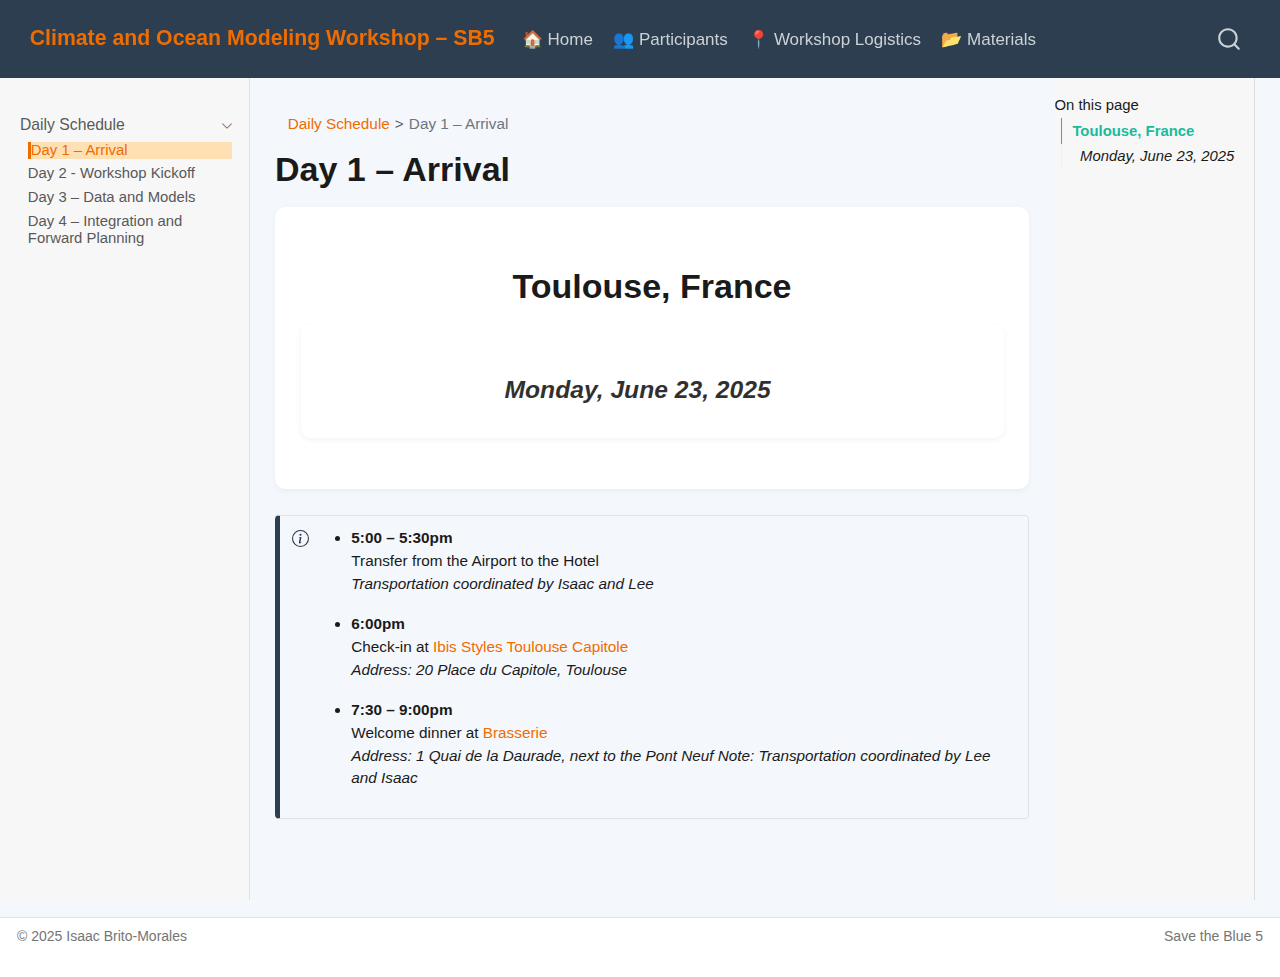
<file: docs/agenda/day1.html>
<!DOCTYPE html>
<html xmlns="http://www.w3.org/1999/xhtml" lang="en" xml:lang="en"><head>

<meta charset="utf-8">
<meta name="generator" content="quarto-1.5.57">

<meta name="viewport" content="width=device-width, initial-scale=1.0, user-scalable=yes">


<title>Day 1 – Arrival – Climate and Ocean Modeling Workshop – SB5</title>
<style>
code{white-space: pre-wrap;}
span.smallcaps{font-variant: small-caps;}
div.columns{display: flex; gap: min(4vw, 1.5em);}
div.column{flex: auto; overflow-x: auto;}
div.hanging-indent{margin-left: 1.5em; text-indent: -1.5em;}
ul.task-list{list-style: none;}
ul.task-list li input[type="checkbox"] {
  width: 0.8em;
  margin: 0 0.8em 0.2em -1em; /* quarto-specific, see https://github.com/quarto-dev/quarto-cli/issues/4556 */ 
  vertical-align: middle;
}
</style>


<script src="../site_libs/quarto-nav/quarto-nav.js"></script>
<script src="../site_libs/quarto-nav/headroom.min.js"></script>
<script src="../site_libs/clipboard/clipboard.min.js"></script>
<script src="../site_libs/quarto-search/autocomplete.umd.js"></script>
<script src="../site_libs/quarto-search/fuse.min.js"></script>
<script src="../site_libs/quarto-search/quarto-search.js"></script>
<meta name="quarto:offset" content="../">
<script src="../site_libs/quarto-html/quarto.js"></script>
<script src="../site_libs/quarto-html/popper.min.js"></script>
<script src="../site_libs/quarto-html/tippy.umd.min.js"></script>
<script src="../site_libs/quarto-html/anchor.min.js"></script>
<link href="../site_libs/quarto-html/tippy.css" rel="stylesheet">
<link href="../site_libs/quarto-html/quarto-syntax-highlighting.css" rel="stylesheet" id="quarto-text-highlighting-styles">
<script src="../site_libs/bootstrap/bootstrap.min.js"></script>
<link href="../site_libs/bootstrap/bootstrap-icons.css" rel="stylesheet">
<link href="../site_libs/bootstrap/bootstrap.min.css" rel="stylesheet" id="quarto-bootstrap" data-mode="light">
<script id="quarto-search-options" type="application/json">{
  "location": "navbar",
  "copy-button": false,
  "collapse-after": 3,
  "panel-placement": "end",
  "type": "overlay",
  "limit": 50,
  "keyboard-shortcut": [
    "f",
    "/",
    "s"
  ],
  "show-item-context": false,
  "language": {
    "search-no-results-text": "No results",
    "search-matching-documents-text": "matching documents",
    "search-copy-link-title": "Copy link to search",
    "search-hide-matches-text": "Hide additional matches",
    "search-more-match-text": "more match in this document",
    "search-more-matches-text": "more matches in this document",
    "search-clear-button-title": "Clear",
    "search-text-placeholder": "",
    "search-detached-cancel-button-title": "Cancel",
    "search-submit-button-title": "Submit",
    "search-label": "Search"
  }
}</script>


<link rel="stylesheet" href="../styles.css">
</head>

<body class="nav-sidebar docked nav-fixed">

<div id="quarto-search-results"></div>
  <header id="quarto-header" class="headroom fixed-top">
    <nav class="navbar navbar-expand-lg " data-bs-theme="dark">
      <div class="navbar-container container-fluid">
      <div class="navbar-brand-container mx-auto">
    <a class="navbar-brand" href="../index.html">
    <span class="navbar-title">Climate and Ocean Modeling Workshop – SB5</span>
    </a>
  </div>
            <div id="quarto-search" class="" title="Search"></div>
          <button class="navbar-toggler" type="button" data-bs-toggle="collapse" data-bs-target="#navbarCollapse" aria-controls="navbarCollapse" role="menu" aria-expanded="false" aria-label="Toggle navigation" onclick="if (window.quartoToggleHeadroom) { window.quartoToggleHeadroom(); }">
  <span class="navbar-toggler-icon"></span>
</button>
          <div class="collapse navbar-collapse" id="navbarCollapse">
            <ul class="navbar-nav navbar-nav-scroll me-auto">
  <li class="nav-item">
    <a class="nav-link" href="../01_home.html"> 
<span class="menu-text">🏠 Home</span></a>
  </li>  
  <li class="nav-item">
    <a class="nav-link" href="../participants/01_participants.html"> 
<span class="menu-text">👥 Participants</span></a>
  </li>  
  <li class="nav-item">
    <a class="nav-link" href="../logistics/01_logistics.html"> 
<span class="menu-text">📍 Workshop Logistics</span></a>
  </li>  
  <li class="nav-item">
    <a class="nav-link" href="../resources/materials.html"> 
<span class="menu-text">📂 Materials</span></a>
  </li>  
</ul>
          </div> <!-- /navcollapse -->
            <div class="quarto-navbar-tools">
</div>
      </div> <!-- /container-fluid -->
    </nav>
  <nav class="quarto-secondary-nav">
    <div class="container-fluid d-flex">
      <button type="button" class="quarto-btn-toggle btn" data-bs-toggle="collapse" role="button" data-bs-target=".quarto-sidebar-collapse-item" aria-controls="quarto-sidebar" aria-expanded="false" aria-label="Toggle sidebar navigation" onclick="if (window.quartoToggleHeadroom) { window.quartoToggleHeadroom(); }">
        <i class="bi bi-layout-text-sidebar-reverse"></i>
      </button>
        <nav class="quarto-page-breadcrumbs" aria-label="breadcrumb"><ol class="breadcrumb"><li class="breadcrumb-item"><a href="../agenda/day1.html">Daily Schedule</a></li><li class="breadcrumb-item"><a href="../agenda/day1.html">Day 1 – Arrival</a></li></ol></nav>
        <a class="flex-grow-1" role="navigation" data-bs-toggle="collapse" data-bs-target=".quarto-sidebar-collapse-item" aria-controls="quarto-sidebar" aria-expanded="false" aria-label="Toggle sidebar navigation" onclick="if (window.quartoToggleHeadroom) { window.quartoToggleHeadroom(); }">      
        </a>
    </div>
  </nav>
</header>
<!-- content -->
<div id="quarto-content" class="quarto-container page-columns page-rows-contents page-layout-article page-navbar">
<!-- sidebar -->
  <nav id="quarto-sidebar" class="sidebar collapse collapse-horizontal quarto-sidebar-collapse-item sidebar-navigation docked overflow-auto">
    <div class="sidebar-menu-container"> 
    <ul class="list-unstyled mt-1">
        <li class="sidebar-item sidebar-item-section">
      <div class="sidebar-item-container"> 
            <a class="sidebar-item-text sidebar-link text-start" data-bs-toggle="collapse" data-bs-target="#quarto-sidebar-section-1" role="navigation" aria-expanded="true">
 <span class="menu-text">Daily Schedule</span></a>
          <a class="sidebar-item-toggle text-start" data-bs-toggle="collapse" data-bs-target="#quarto-sidebar-section-1" role="navigation" aria-expanded="true" aria-label="Toggle section">
            <i class="bi bi-chevron-right ms-2"></i>
          </a> 
      </div>
      <ul id="quarto-sidebar-section-1" class="collapse list-unstyled sidebar-section depth1 show">  
          <li class="sidebar-item">
  <div class="sidebar-item-container"> 
  <a href="../agenda/day1.html" class="sidebar-item-text sidebar-link active">
 <span class="menu-text">Day 1 – Arrival</span></a>
  </div>
</li>
          <li class="sidebar-item">
  <div class="sidebar-item-container"> 
  <a href="../agenda/day2.html" class="sidebar-item-text sidebar-link">
 <span class="menu-text">Day 2 - Workshop Kickoff</span></a>
  </div>
</li>
          <li class="sidebar-item">
  <div class="sidebar-item-container"> 
  <a href="../agenda/day3.html" class="sidebar-item-text sidebar-link">
 <span class="menu-text">Day 3 – Data and Models</span></a>
  </div>
</li>
          <li class="sidebar-item">
  <div class="sidebar-item-container"> 
  <a href="../agenda/day4.html" class="sidebar-item-text sidebar-link">
 <span class="menu-text">Day 4 – Integration and Forward Planning</span></a>
  </div>
</li>
      </ul>
  </li>
    </ul>
    </div>
</nav>
<div id="quarto-sidebar-glass" class="quarto-sidebar-collapse-item" data-bs-toggle="collapse" data-bs-target=".quarto-sidebar-collapse-item"></div>
<!-- margin-sidebar -->
    <div id="quarto-margin-sidebar" class="sidebar margin-sidebar">
        <nav id="TOC" role="doc-toc" class="toc-active">
    <h2 id="toc-title">On this page</h2>
   
  <ul>
  <li><a href="#toulouse-france" id="toc-toulouse-france" class="nav-link active" data-scroll-target="#toulouse-france"><strong>Toulouse, France</strong></a>
  <ul class="collapse">
  <li><a href="#monday-june-23-2025" id="toc-monday-june-23-2025" class="nav-link" data-scroll-target="#monday-june-23-2025"><em>Monday, June 23, 2025</em></a></li>
  </ul></li>
  </ul>
</nav>
    </div>
<!-- main -->
<main class="content" id="quarto-document-content">

<header id="title-block-header" class="quarto-title-block default"><nav class="quarto-page-breadcrumbs quarto-title-breadcrumbs d-none d-lg-block" aria-label="breadcrumb"><ol class="breadcrumb"><li class="breadcrumb-item"><a href="../agenda/day1.html">Daily Schedule</a></li><li class="breadcrumb-item"><a href="../agenda/day1.html">Day 1 – Arrival</a></li></ol></nav>
<div class="quarto-title">
<h1 class="title">Day 1 – Arrival</h1>
</div>



<div class="quarto-title-meta">

    
  
    
  </div>
  


</header>


<div class="top-banner">

</div>
<section id="toulouse-france" class="level1 text-center">
<h1><strong>Toulouse, France</strong></h1>
<section id="monday-june-23-2025" class="level3">
<h3 class="anchored" data-anchor-id="monday-june-23-2025"><em>Monday, June 23, 2025</em></h3>
</section>
</section>
<div class="callout callout-style-simple callout-note">
<div class="callout-body d-flex">
<div class="callout-icon-container">
<i class="callout-icon"></i>
</div>
<div class="callout-body-container">
<ul>
<li><p><strong>5:00 – 5:30pm</strong><br>
Transfer from the Airport to the Hotel<br>
<em>Transportation coordinated by Isaac and Lee</em></p></li>
<li><p><strong>6:00pm</strong><br>
Check-in at <a href="https://www.ibis-styles-capitole.com/en/">Ibis Styles Toulouse Capitole</a><br>
<em>Address: 20 Place du Capitole, Toulouse</em></p></li>
<li><p><strong>7:30 – 9:00pm</strong><br>
Welcome dinner at <a href="https://brasserielesbeauxarts.fr/">Brasserie</a><br>
<em>Address: 1 Quai de la Daurade, next to the Pont Neuf</em> <em>Note: Transportation coordinated by Lee and Isaac</em></p></li>
</ul>
</div>
</div>
</div>



</main> <!-- /main -->
<script id="quarto-html-after-body" type="application/javascript">
window.document.addEventListener("DOMContentLoaded", function (event) {
  const toggleBodyColorMode = (bsSheetEl) => {
    const mode = bsSheetEl.getAttribute("data-mode");
    const bodyEl = window.document.querySelector("body");
    if (mode === "dark") {
      bodyEl.classList.add("quarto-dark");
      bodyEl.classList.remove("quarto-light");
    } else {
      bodyEl.classList.add("quarto-light");
      bodyEl.classList.remove("quarto-dark");
    }
  }
  const toggleBodyColorPrimary = () => {
    const bsSheetEl = window.document.querySelector("link#quarto-bootstrap");
    if (bsSheetEl) {
      toggleBodyColorMode(bsSheetEl);
    }
  }
  toggleBodyColorPrimary();  
  const icon = "";
  const anchorJS = new window.AnchorJS();
  anchorJS.options = {
    placement: 'right',
    icon: icon
  };
  anchorJS.add('.anchored');
  const isCodeAnnotation = (el) => {
    for (const clz of el.classList) {
      if (clz.startsWith('code-annotation-')) {                     
        return true;
      }
    }
    return false;
  }
  const onCopySuccess = function(e) {
    // button target
    const button = e.trigger;
    // don't keep focus
    button.blur();
    // flash "checked"
    button.classList.add('code-copy-button-checked');
    var currentTitle = button.getAttribute("title");
    button.setAttribute("title", "Copied!");
    let tooltip;
    if (window.bootstrap) {
      button.setAttribute("data-bs-toggle", "tooltip");
      button.setAttribute("data-bs-placement", "left");
      button.setAttribute("data-bs-title", "Copied!");
      tooltip = new bootstrap.Tooltip(button, 
        { trigger: "manual", 
          customClass: "code-copy-button-tooltip",
          offset: [0, -8]});
      tooltip.show();    
    }
    setTimeout(function() {
      if (tooltip) {
        tooltip.hide();
        button.removeAttribute("data-bs-title");
        button.removeAttribute("data-bs-toggle");
        button.removeAttribute("data-bs-placement");
      }
      button.setAttribute("title", currentTitle);
      button.classList.remove('code-copy-button-checked');
    }, 1000);
    // clear code selection
    e.clearSelection();
  }
  const getTextToCopy = function(trigger) {
      const codeEl = trigger.previousElementSibling.cloneNode(true);
      for (const childEl of codeEl.children) {
        if (isCodeAnnotation(childEl)) {
          childEl.remove();
        }
      }
      return codeEl.innerText;
  }
  const clipboard = new window.ClipboardJS('.code-copy-button:not([data-in-quarto-modal])', {
    text: getTextToCopy
  });
  clipboard.on('success', onCopySuccess);
  if (window.document.getElementById('quarto-embedded-source-code-modal')) {
    // For code content inside modals, clipBoardJS needs to be initialized with a container option
    // TODO: Check when it could be a function (https://github.com/zenorocha/clipboard.js/issues/860)
    const clipboardModal = new window.ClipboardJS('.code-copy-button[data-in-quarto-modal]', {
      text: getTextToCopy,
      container: window.document.getElementById('quarto-embedded-source-code-modal')
    });
    clipboardModal.on('success', onCopySuccess);
  }
    var localhostRegex = new RegExp(/^(?:http|https):\/\/localhost\:?[0-9]*\//);
    var mailtoRegex = new RegExp(/^mailto:/);
      var filterRegex = new RegExp('/' + window.location.host + '/');
    var isInternal = (href) => {
        return filterRegex.test(href) || localhostRegex.test(href) || mailtoRegex.test(href);
    }
    // Inspect non-navigation links and adorn them if external
 	var links = window.document.querySelectorAll('a[href]:not(.nav-link):not(.navbar-brand):not(.toc-action):not(.sidebar-link):not(.sidebar-item-toggle):not(.pagination-link):not(.no-external):not([aria-hidden]):not(.dropdown-item):not(.quarto-navigation-tool):not(.about-link)');
    for (var i=0; i<links.length; i++) {
      const link = links[i];
      if (!isInternal(link.href)) {
        // undo the damage that might have been done by quarto-nav.js in the case of
        // links that we want to consider external
        if (link.dataset.originalHref !== undefined) {
          link.href = link.dataset.originalHref;
        }
      }
    }
  function tippyHover(el, contentFn, onTriggerFn, onUntriggerFn) {
    const config = {
      allowHTML: true,
      maxWidth: 500,
      delay: 100,
      arrow: false,
      appendTo: function(el) {
          return el.parentElement;
      },
      interactive: true,
      interactiveBorder: 10,
      theme: 'quarto',
      placement: 'bottom-start',
    };
    if (contentFn) {
      config.content = contentFn;
    }
    if (onTriggerFn) {
      config.onTrigger = onTriggerFn;
    }
    if (onUntriggerFn) {
      config.onUntrigger = onUntriggerFn;
    }
    window.tippy(el, config); 
  }
  const noterefs = window.document.querySelectorAll('a[role="doc-noteref"]');
  for (var i=0; i<noterefs.length; i++) {
    const ref = noterefs[i];
    tippyHover(ref, function() {
      // use id or data attribute instead here
      let href = ref.getAttribute('data-footnote-href') || ref.getAttribute('href');
      try { href = new URL(href).hash; } catch {}
      const id = href.replace(/^#\/?/, "");
      const note = window.document.getElementById(id);
      if (note) {
        return note.innerHTML;
      } else {
        return "";
      }
    });
  }
  const xrefs = window.document.querySelectorAll('a.quarto-xref');
  const processXRef = (id, note) => {
    // Strip column container classes
    const stripColumnClz = (el) => {
      el.classList.remove("page-full", "page-columns");
      if (el.children) {
        for (const child of el.children) {
          stripColumnClz(child);
        }
      }
    }
    stripColumnClz(note)
    if (id === null || id.startsWith('sec-')) {
      // Special case sections, only their first couple elements
      const container = document.createElement("div");
      if (note.children && note.children.length > 2) {
        container.appendChild(note.children[0].cloneNode(true));
        for (let i = 1; i < note.children.length; i++) {
          const child = note.children[i];
          if (child.tagName === "P" && child.innerText === "") {
            continue;
          } else {
            container.appendChild(child.cloneNode(true));
            break;
          }
        }
        if (window.Quarto?.typesetMath) {
          window.Quarto.typesetMath(container);
        }
        return container.innerHTML
      } else {
        if (window.Quarto?.typesetMath) {
          window.Quarto.typesetMath(note);
        }
        return note.innerHTML;
      }
    } else {
      // Remove any anchor links if they are present
      const anchorLink = note.querySelector('a.anchorjs-link');
      if (anchorLink) {
        anchorLink.remove();
      }
      if (window.Quarto?.typesetMath) {
        window.Quarto.typesetMath(note);
      }
      // TODO in 1.5, we should make sure this works without a callout special case
      if (note.classList.contains("callout")) {
        return note.outerHTML;
      } else {
        return note.innerHTML;
      }
    }
  }
  for (var i=0; i<xrefs.length; i++) {
    const xref = xrefs[i];
    tippyHover(xref, undefined, function(instance) {
      instance.disable();
      let url = xref.getAttribute('href');
      let hash = undefined; 
      if (url.startsWith('#')) {
        hash = url;
      } else {
        try { hash = new URL(url).hash; } catch {}
      }
      if (hash) {
        const id = hash.replace(/^#\/?/, "");
        const note = window.document.getElementById(id);
        if (note !== null) {
          try {
            const html = processXRef(id, note.cloneNode(true));
            instance.setContent(html);
          } finally {
            instance.enable();
            instance.show();
          }
        } else {
          // See if we can fetch this
          fetch(url.split('#')[0])
          .then(res => res.text())
          .then(html => {
            const parser = new DOMParser();
            const htmlDoc = parser.parseFromString(html, "text/html");
            const note = htmlDoc.getElementById(id);
            if (note !== null) {
              const html = processXRef(id, note);
              instance.setContent(html);
            } 
          }).finally(() => {
            instance.enable();
            instance.show();
          });
        }
      } else {
        // See if we can fetch a full url (with no hash to target)
        // This is a special case and we should probably do some content thinning / targeting
        fetch(url)
        .then(res => res.text())
        .then(html => {
          const parser = new DOMParser();
          const htmlDoc = parser.parseFromString(html, "text/html");
          const note = htmlDoc.querySelector('main.content');
          if (note !== null) {
            // This should only happen for chapter cross references
            // (since there is no id in the URL)
            // remove the first header
            if (note.children.length > 0 && note.children[0].tagName === "HEADER") {
              note.children[0].remove();
            }
            const html = processXRef(null, note);
            instance.setContent(html);
          } 
        }).finally(() => {
          instance.enable();
          instance.show();
        });
      }
    }, function(instance) {
    });
  }
      let selectedAnnoteEl;
      const selectorForAnnotation = ( cell, annotation) => {
        let cellAttr = 'data-code-cell="' + cell + '"';
        let lineAttr = 'data-code-annotation="' +  annotation + '"';
        const selector = 'span[' + cellAttr + '][' + lineAttr + ']';
        return selector;
      }
      const selectCodeLines = (annoteEl) => {
        const doc = window.document;
        const targetCell = annoteEl.getAttribute("data-target-cell");
        const targetAnnotation = annoteEl.getAttribute("data-target-annotation");
        const annoteSpan = window.document.querySelector(selectorForAnnotation(targetCell, targetAnnotation));
        const lines = annoteSpan.getAttribute("data-code-lines").split(",");
        const lineIds = lines.map((line) => {
          return targetCell + "-" + line;
        })
        let top = null;
        let height = null;
        let parent = null;
        if (lineIds.length > 0) {
            //compute the position of the single el (top and bottom and make a div)
            const el = window.document.getElementById(lineIds[0]);
            top = el.offsetTop;
            height = el.offsetHeight;
            parent = el.parentElement.parentElement;
          if (lineIds.length > 1) {
            const lastEl = window.document.getElementById(lineIds[lineIds.length - 1]);
            const bottom = lastEl.offsetTop + lastEl.offsetHeight;
            height = bottom - top;
          }
          if (top !== null && height !== null && parent !== null) {
            // cook up a div (if necessary) and position it 
            let div = window.document.getElementById("code-annotation-line-highlight");
            if (div === null) {
              div = window.document.createElement("div");
              div.setAttribute("id", "code-annotation-line-highlight");
              div.style.position = 'absolute';
              parent.appendChild(div);
            }
            div.style.top = top - 2 + "px";
            div.style.height = height + 4 + "px";
            div.style.left = 0;
            let gutterDiv = window.document.getElementById("code-annotation-line-highlight-gutter");
            if (gutterDiv === null) {
              gutterDiv = window.document.createElement("div");
              gutterDiv.setAttribute("id", "code-annotation-line-highlight-gutter");
              gutterDiv.style.position = 'absolute';
              const codeCell = window.document.getElementById(targetCell);
              const gutter = codeCell.querySelector('.code-annotation-gutter');
              gutter.appendChild(gutterDiv);
            }
            gutterDiv.style.top = top - 2 + "px";
            gutterDiv.style.height = height + 4 + "px";
          }
          selectedAnnoteEl = annoteEl;
        }
      };
      const unselectCodeLines = () => {
        const elementsIds = ["code-annotation-line-highlight", "code-annotation-line-highlight-gutter"];
        elementsIds.forEach((elId) => {
          const div = window.document.getElementById(elId);
          if (div) {
            div.remove();
          }
        });
        selectedAnnoteEl = undefined;
      };
        // Handle positioning of the toggle
    window.addEventListener(
      "resize",
      throttle(() => {
        elRect = undefined;
        if (selectedAnnoteEl) {
          selectCodeLines(selectedAnnoteEl);
        }
      }, 10)
    );
    function throttle(fn, ms) {
    let throttle = false;
    let timer;
      return (...args) => {
        if(!throttle) { // first call gets through
            fn.apply(this, args);
            throttle = true;
        } else { // all the others get throttled
            if(timer) clearTimeout(timer); // cancel #2
            timer = setTimeout(() => {
              fn.apply(this, args);
              timer = throttle = false;
            }, ms);
        }
      };
    }
      // Attach click handler to the DT
      const annoteDls = window.document.querySelectorAll('dt[data-target-cell]');
      for (const annoteDlNode of annoteDls) {
        annoteDlNode.addEventListener('click', (event) => {
          const clickedEl = event.target;
          if (clickedEl !== selectedAnnoteEl) {
            unselectCodeLines();
            const activeEl = window.document.querySelector('dt[data-target-cell].code-annotation-active');
            if (activeEl) {
              activeEl.classList.remove('code-annotation-active');
            }
            selectCodeLines(clickedEl);
            clickedEl.classList.add('code-annotation-active');
          } else {
            // Unselect the line
            unselectCodeLines();
            clickedEl.classList.remove('code-annotation-active');
          }
        });
      }
  const findCites = (el) => {
    const parentEl = el.parentElement;
    if (parentEl) {
      const cites = parentEl.dataset.cites;
      if (cites) {
        return {
          el,
          cites: cites.split(' ')
        };
      } else {
        return findCites(el.parentElement)
      }
    } else {
      return undefined;
    }
  };
  var bibliorefs = window.document.querySelectorAll('a[role="doc-biblioref"]');
  for (var i=0; i<bibliorefs.length; i++) {
    const ref = bibliorefs[i];
    const citeInfo = findCites(ref);
    if (citeInfo) {
      tippyHover(citeInfo.el, function() {
        var popup = window.document.createElement('div');
        citeInfo.cites.forEach(function(cite) {
          var citeDiv = window.document.createElement('div');
          citeDiv.classList.add('hanging-indent');
          citeDiv.classList.add('csl-entry');
          var biblioDiv = window.document.getElementById('ref-' + cite);
          if (biblioDiv) {
            citeDiv.innerHTML = biblioDiv.innerHTML;
          }
          popup.appendChild(citeDiv);
        });
        return popup.innerHTML;
      });
    }
  }
});
</script>
</div> <!-- /content -->
<footer class="footer">
  <div class="nav-footer">
    <div class="nav-footer-left">
<p>© 2025 Isaac Brito-Morales</p>
</div>   
    <div class="nav-footer-center">
      &nbsp;
    </div>
    <div class="nav-footer-right">
<p>Save the Blue 5</p>
</div>
  </div>
</footer>




</body></html>
</file>
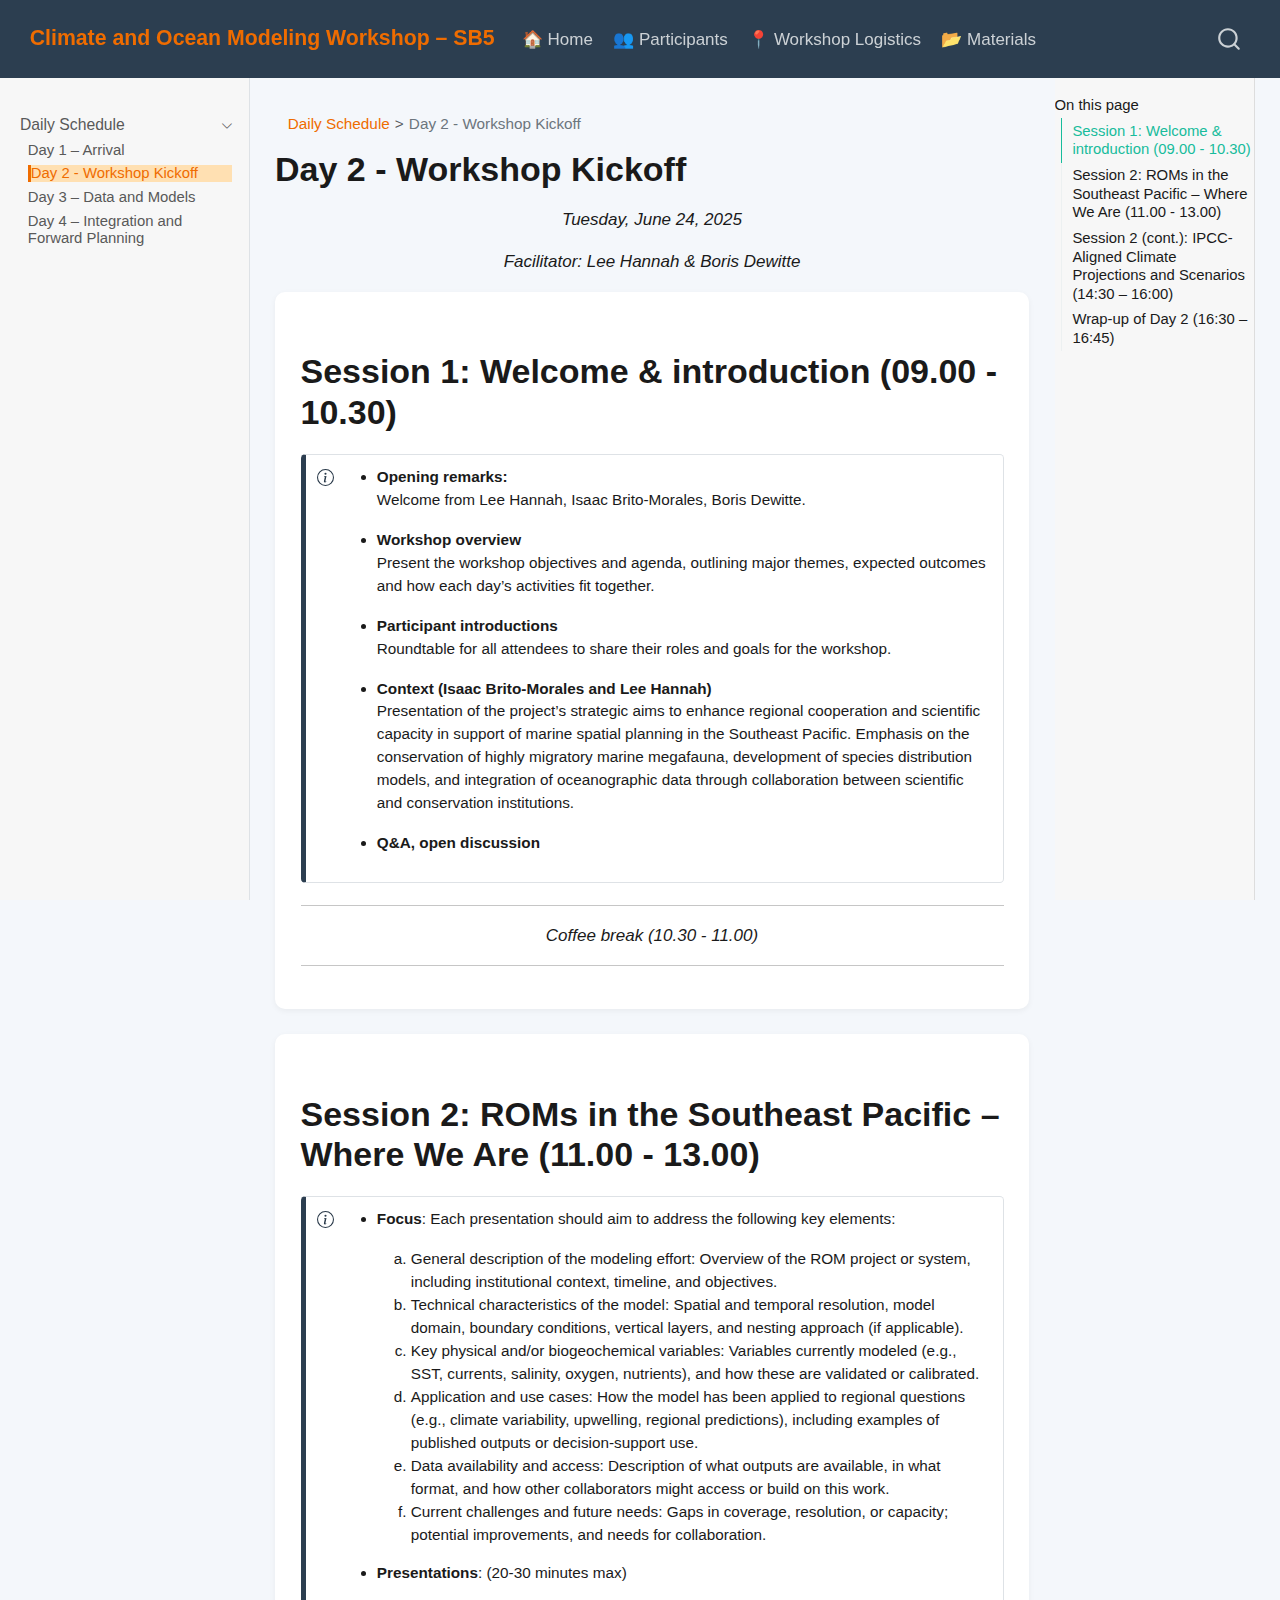
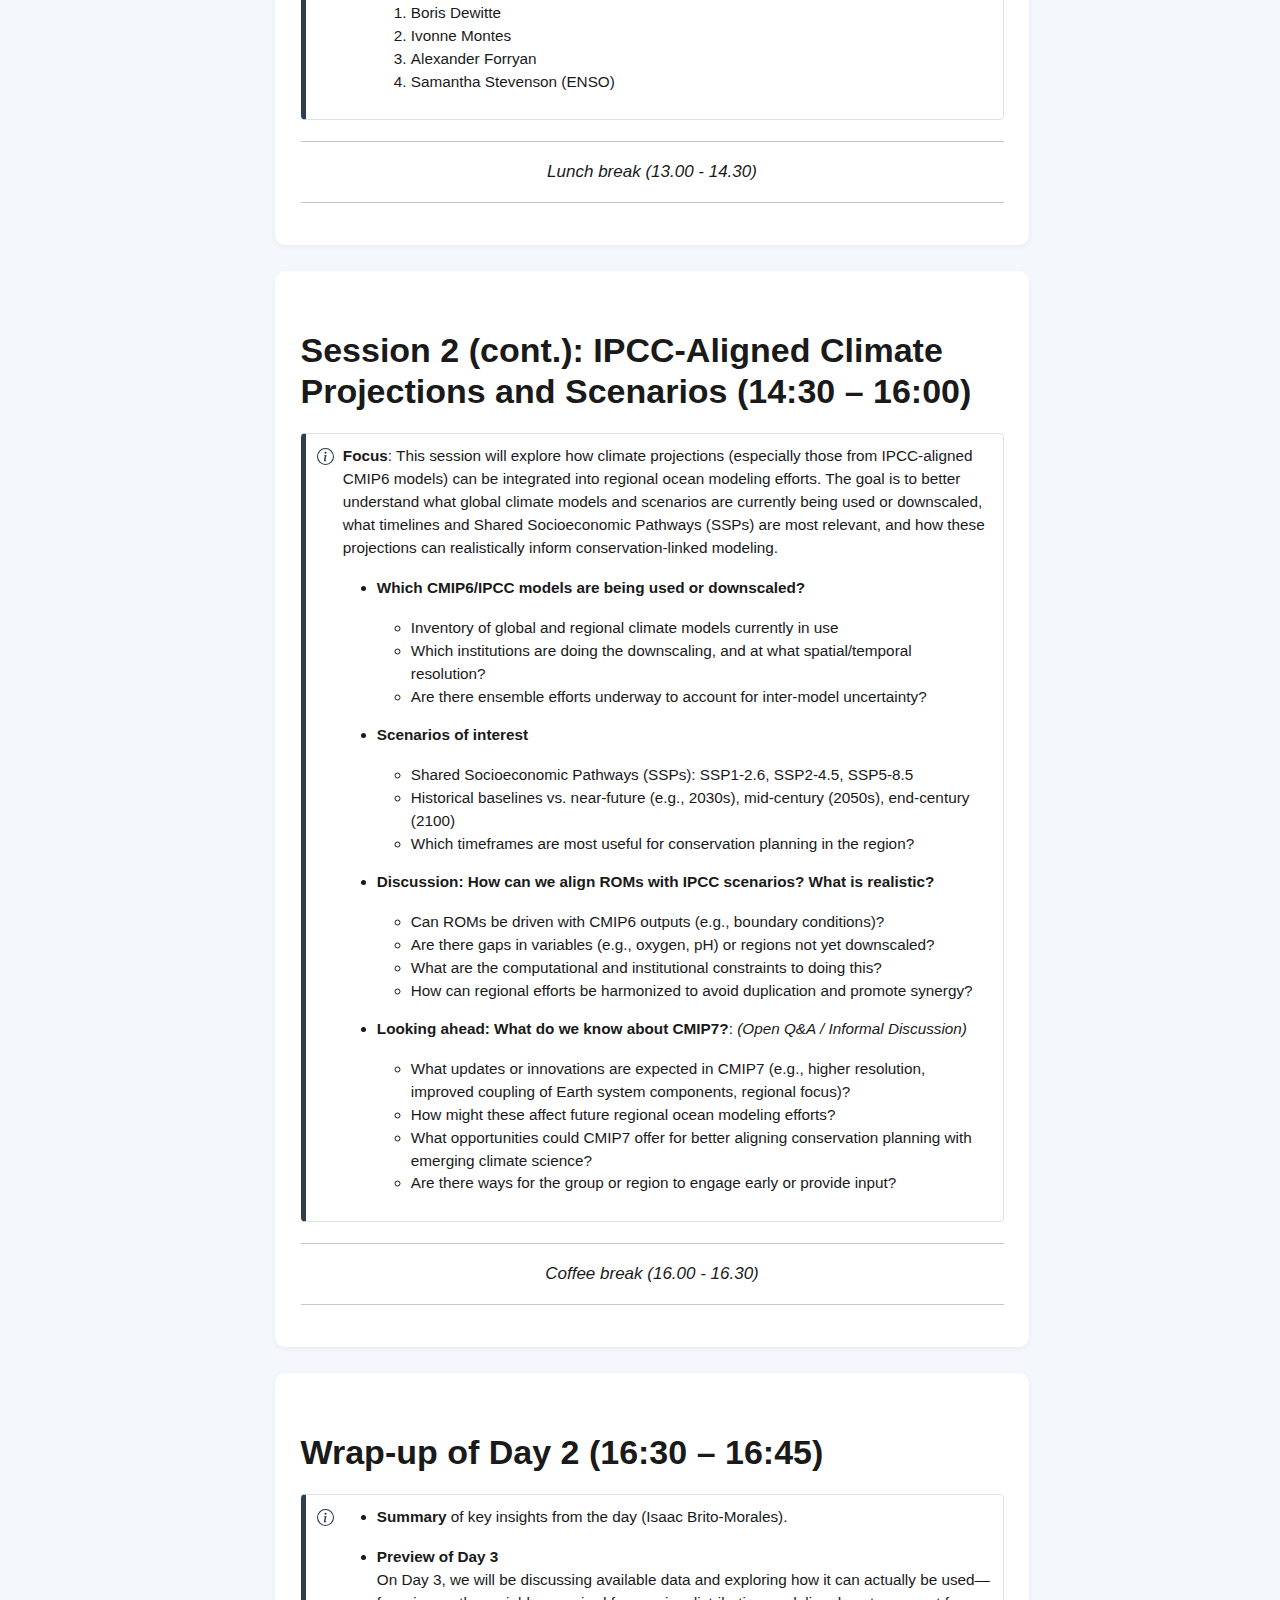
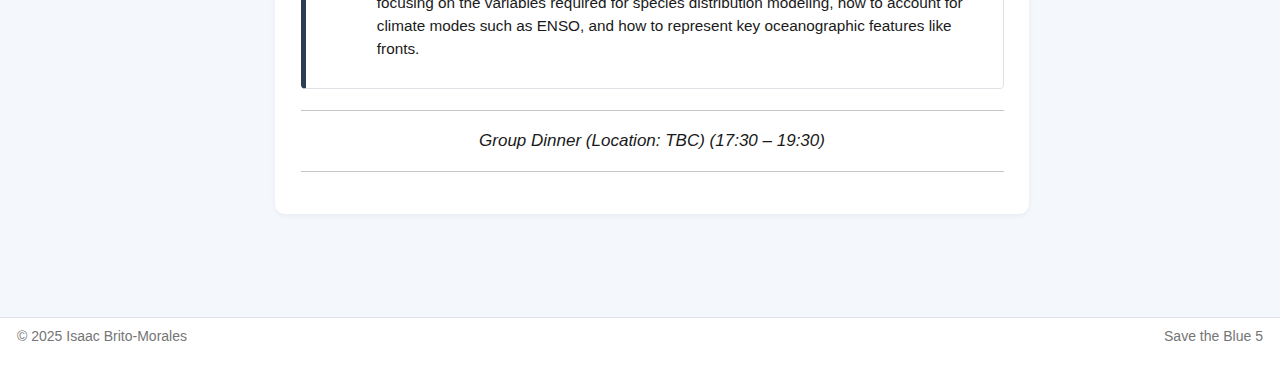
<file: docs/agenda/day2.html>
<!DOCTYPE html>
<html xmlns="http://www.w3.org/1999/xhtml" lang="en" xml:lang="en"><head>

<meta charset="utf-8">
<meta name="generator" content="quarto-1.5.57">

<meta name="viewport" content="width=device-width, initial-scale=1.0, user-scalable=yes">


<title>Day 2 - Workshop Kickoff – Climate and Ocean Modeling Workshop – SB5</title>
<style>
code{white-space: pre-wrap;}
span.smallcaps{font-variant: small-caps;}
div.columns{display: flex; gap: min(4vw, 1.5em);}
div.column{flex: auto; overflow-x: auto;}
div.hanging-indent{margin-left: 1.5em; text-indent: -1.5em;}
ul.task-list{list-style: none;}
ul.task-list li input[type="checkbox"] {
  width: 0.8em;
  margin: 0 0.8em 0.2em -1em; /* quarto-specific, see https://github.com/quarto-dev/quarto-cli/issues/4556 */ 
  vertical-align: middle;
}
</style>


<script src="../site_libs/quarto-nav/quarto-nav.js"></script>
<script src="../site_libs/quarto-nav/headroom.min.js"></script>
<script src="../site_libs/clipboard/clipboard.min.js"></script>
<script src="../site_libs/quarto-search/autocomplete.umd.js"></script>
<script src="../site_libs/quarto-search/fuse.min.js"></script>
<script src="../site_libs/quarto-search/quarto-search.js"></script>
<meta name="quarto:offset" content="../">
<script src="../site_libs/quarto-html/quarto.js"></script>
<script src="../site_libs/quarto-html/popper.min.js"></script>
<script src="../site_libs/quarto-html/tippy.umd.min.js"></script>
<script src="../site_libs/quarto-html/anchor.min.js"></script>
<link href="../site_libs/quarto-html/tippy.css" rel="stylesheet">
<link href="../site_libs/quarto-html/quarto-syntax-highlighting.css" rel="stylesheet" id="quarto-text-highlighting-styles">
<script src="../site_libs/bootstrap/bootstrap.min.js"></script>
<link href="../site_libs/bootstrap/bootstrap-icons.css" rel="stylesheet">
<link href="../site_libs/bootstrap/bootstrap.min.css" rel="stylesheet" id="quarto-bootstrap" data-mode="light">
<script id="quarto-search-options" type="application/json">{
  "location": "navbar",
  "copy-button": false,
  "collapse-after": 3,
  "panel-placement": "end",
  "type": "overlay",
  "limit": 50,
  "keyboard-shortcut": [
    "f",
    "/",
    "s"
  ],
  "show-item-context": false,
  "language": {
    "search-no-results-text": "No results",
    "search-matching-documents-text": "matching documents",
    "search-copy-link-title": "Copy link to search",
    "search-hide-matches-text": "Hide additional matches",
    "search-more-match-text": "more match in this document",
    "search-more-matches-text": "more matches in this document",
    "search-clear-button-title": "Clear",
    "search-text-placeholder": "",
    "search-detached-cancel-button-title": "Cancel",
    "search-submit-button-title": "Submit",
    "search-label": "Search"
  }
}</script>


<link rel="stylesheet" href="../styles.css">
</head>

<body class="nav-sidebar docked nav-fixed">

<div id="quarto-search-results"></div>
  <header id="quarto-header" class="headroom fixed-top">
    <nav class="navbar navbar-expand-lg " data-bs-theme="dark">
      <div class="navbar-container container-fluid">
      <div class="navbar-brand-container mx-auto">
    <a class="navbar-brand" href="../index.html">
    <span class="navbar-title">Climate and Ocean Modeling Workshop – SB5</span>
    </a>
  </div>
            <div id="quarto-search" class="" title="Search"></div>
          <button class="navbar-toggler" type="button" data-bs-toggle="collapse" data-bs-target="#navbarCollapse" aria-controls="navbarCollapse" role="menu" aria-expanded="false" aria-label="Toggle navigation" onclick="if (window.quartoToggleHeadroom) { window.quartoToggleHeadroom(); }">
  <span class="navbar-toggler-icon"></span>
</button>
          <div class="collapse navbar-collapse" id="navbarCollapse">
            <ul class="navbar-nav navbar-nav-scroll me-auto">
  <li class="nav-item">
    <a class="nav-link" href="../01_home.html"> 
<span class="menu-text">🏠 Home</span></a>
  </li>  
  <li class="nav-item">
    <a class="nav-link" href="../participants/01_participants.html"> 
<span class="menu-text">👥 Participants</span></a>
  </li>  
  <li class="nav-item">
    <a class="nav-link" href="../logistics/01_logistics.html"> 
<span class="menu-text">📍 Workshop Logistics</span></a>
  </li>  
  <li class="nav-item">
    <a class="nav-link" href="../resources/materials.html"> 
<span class="menu-text">📂 Materials</span></a>
  </li>  
</ul>
          </div> <!-- /navcollapse -->
            <div class="quarto-navbar-tools">
</div>
      </div> <!-- /container-fluid -->
    </nav>
  <nav class="quarto-secondary-nav">
    <div class="container-fluid d-flex">
      <button type="button" class="quarto-btn-toggle btn" data-bs-toggle="collapse" role="button" data-bs-target=".quarto-sidebar-collapse-item" aria-controls="quarto-sidebar" aria-expanded="false" aria-label="Toggle sidebar navigation" onclick="if (window.quartoToggleHeadroom) { window.quartoToggleHeadroom(); }">
        <i class="bi bi-layout-text-sidebar-reverse"></i>
      </button>
        <nav class="quarto-page-breadcrumbs" aria-label="breadcrumb"><ol class="breadcrumb"><li class="breadcrumb-item"><a href="../agenda/day1.html">Daily Schedule</a></li><li class="breadcrumb-item"><a href="../agenda/day2.html">Day 2 - Workshop Kickoff</a></li></ol></nav>
        <a class="flex-grow-1" role="navigation" data-bs-toggle="collapse" data-bs-target=".quarto-sidebar-collapse-item" aria-controls="quarto-sidebar" aria-expanded="false" aria-label="Toggle sidebar navigation" onclick="if (window.quartoToggleHeadroom) { window.quartoToggleHeadroom(); }">      
        </a>
    </div>
  </nav>
</header>
<!-- content -->
<div id="quarto-content" class="quarto-container page-columns page-rows-contents page-layout-article page-navbar">
<!-- sidebar -->
  <nav id="quarto-sidebar" class="sidebar collapse collapse-horizontal quarto-sidebar-collapse-item sidebar-navigation docked overflow-auto">
    <div class="sidebar-menu-container"> 
    <ul class="list-unstyled mt-1">
        <li class="sidebar-item sidebar-item-section">
      <div class="sidebar-item-container"> 
            <a class="sidebar-item-text sidebar-link text-start" data-bs-toggle="collapse" data-bs-target="#quarto-sidebar-section-1" role="navigation" aria-expanded="true">
 <span class="menu-text">Daily Schedule</span></a>
          <a class="sidebar-item-toggle text-start" data-bs-toggle="collapse" data-bs-target="#quarto-sidebar-section-1" role="navigation" aria-expanded="true" aria-label="Toggle section">
            <i class="bi bi-chevron-right ms-2"></i>
          </a> 
      </div>
      <ul id="quarto-sidebar-section-1" class="collapse list-unstyled sidebar-section depth1 show">  
          <li class="sidebar-item">
  <div class="sidebar-item-container"> 
  <a href="../agenda/day1.html" class="sidebar-item-text sidebar-link">
 <span class="menu-text">Day 1 – Arrival</span></a>
  </div>
</li>
          <li class="sidebar-item">
  <div class="sidebar-item-container"> 
  <a href="../agenda/day2.html" class="sidebar-item-text sidebar-link active">
 <span class="menu-text">Day 2 - Workshop Kickoff</span></a>
  </div>
</li>
          <li class="sidebar-item">
  <div class="sidebar-item-container"> 
  <a href="../agenda/day3.html" class="sidebar-item-text sidebar-link">
 <span class="menu-text">Day 3 – Data and Models</span></a>
  </div>
</li>
          <li class="sidebar-item">
  <div class="sidebar-item-container"> 
  <a href="../agenda/day4.html" class="sidebar-item-text sidebar-link">
 <span class="menu-text">Day 4 – Integration and Forward Planning</span></a>
  </div>
</li>
      </ul>
  </li>
    </ul>
    </div>
</nav>
<div id="quarto-sidebar-glass" class="quarto-sidebar-collapse-item" data-bs-toggle="collapse" data-bs-target=".quarto-sidebar-collapse-item"></div>
<!-- margin-sidebar -->
    <div id="quarto-margin-sidebar" class="sidebar margin-sidebar">
        <nav id="TOC" role="doc-toc" class="toc-active">
    <h2 id="toc-title">On this page</h2>
   
  <ul>
  <li><a href="#session-1-welcome-introduction-09.00---10.30" id="toc-session-1-welcome-introduction-09.00---10.30" class="nav-link active" data-scroll-target="#session-1-welcome-introduction-09.00---10.30">Session 1: Welcome &amp; introduction (09.00 - 10.30)</a></li>
  <li><a href="#session-2-roms-in-the-southeast-pacific-where-we-are-11.00---13.00" id="toc-session-2-roms-in-the-southeast-pacific-where-we-are-11.00---13.00" class="nav-link" data-scroll-target="#session-2-roms-in-the-southeast-pacific-where-we-are-11.00---13.00">Session 2: ROMs in the Southeast Pacific – Where We Are (11.00 - 13.00)</a></li>
  <li><a href="#session-2-cont.-ipcc-aligned-climate-projections-and-scenarios-1430-1600" id="toc-session-2-cont.-ipcc-aligned-climate-projections-and-scenarios-1430-1600" class="nav-link" data-scroll-target="#session-2-cont.-ipcc-aligned-climate-projections-and-scenarios-1430-1600">Session 2 (cont.): IPCC-Aligned Climate Projections and Scenarios (14:30 – 16:00)</a></li>
  <li><a href="#wrap-up-of-day-2-1630-1645" id="toc-wrap-up-of-day-2-1630-1645" class="nav-link" data-scroll-target="#wrap-up-of-day-2-1630-1645">Wrap-up of Day 2 (16:30 – 16:45)</a></li>
  </ul>
</nav>
    </div>
<!-- main -->
<main class="content" id="quarto-document-content">

<header id="title-block-header" class="quarto-title-block default"><nav class="quarto-page-breadcrumbs quarto-title-breadcrumbs d-none d-lg-block" aria-label="breadcrumb"><ol class="breadcrumb"><li class="breadcrumb-item"><a href="../agenda/day1.html">Daily Schedule</a></li><li class="breadcrumb-item"><a href="../agenda/day2.html">Day 2 - Workshop Kickoff</a></li></ol></nav>
<div class="quarto-title">
<h1 class="title">Day 2 - Workshop Kickoff</h1>
</div>



<div class="quarto-title-meta">

    
  
    
  </div>
  


</header>


<div class="top-banner">

</div>
<div class="text-center">
<p><em>Tuesday, June 24, 2025</em></p>
</div>
<div class="text-center">
<p><em>Facilitator: Lee Hannah &amp; Boris Dewitte</em></p>
</div>
<section id="session-1-welcome-introduction-09.00---10.30" class="level1">
<h1>Session 1: Welcome &amp; introduction (09.00 - 10.30)</h1>
<div class="callout callout-style-simple callout-note">
<div class="callout-body d-flex">
<div class="callout-icon-container">
<i class="callout-icon"></i>
</div>
<div class="callout-body-container">
<ul>
<li><p><strong>Opening remarks:</strong><br>
Welcome from Lee Hannah, Isaac Brito-Morales, Boris Dewitte.</p></li>
<li><p><strong>Workshop overview</strong><br>
Present the workshop objectives and agenda, outlining major themes, expected outcomes and how each day’s activities fit together.</p></li>
<li><p><strong>Participant introductions</strong><br>
Roundtable for all attendees to share their roles and goals for the workshop.</p></li>
<li><p><strong>Context (Isaac Brito-Morales and Lee Hannah)</strong><br>
Presentation of the project’s strategic aims to enhance regional cooperation and scientific capacity in support of marine spatial planning in the Southeast Pacific. Emphasis on the conservation of highly migratory marine megafauna, development of species distribution models, and integration of oceanographic data through collaboration between scientific and conservation institutions.</p></li>
<li><p><strong>Q&amp;A, open discussion</strong><br>
</p></li>
</ul>
</div>
</div>
</div>
<hr>
<div class="text-center">
<div class="section-small">
<p><em>Coffee break (10.30 - 11.00)</em></p>
</div>
</div>
<hr>
</section>
<section id="session-2-roms-in-the-southeast-pacific-where-we-are-11.00---13.00" class="level1">
<h1>Session 2: ROMs in the Southeast Pacific – Where We Are (11.00 - 13.00)</h1>
<div class="callout callout-style-simple callout-note">
<div class="callout-body d-flex">
<div class="callout-icon-container">
<i class="callout-icon"></i>
</div>
<div class="callout-body-container">
<ul>
<li><p><strong>Focus</strong>: Each presentation should aim to address the following key elements:</p>
<ol type="a">
<li>General description of the modeling effort: Overview of the ROM project or system, including institutional context, timeline, and objectives.</li>
<li>Technical characteristics of the model: Spatial and temporal resolution, model domain, boundary conditions, vertical layers, and nesting approach (if applicable).</li>
<li>Key physical and/or biogeochemical variables: Variables currently modeled (e.g., SST, currents, salinity, oxygen, nutrients), and how these are validated or calibrated.</li>
<li>Application and use cases: How the model has been applied to regional questions (e.g., climate variability, upwelling, regional predictions), including examples of published outputs or decision-support use.</li>
<li>Data availability and access: Description of what outputs are available, in what format, and how other collaborators might access or build on this work.</li>
<li>Current challenges and future needs: Gaps in coverage, resolution, or capacity; potential improvements, and needs for collaboration.</li>
</ol></li>
<li><p><strong>Presentations</strong>: (20-30 minutes max)</p>
<ol type="1">
<li>Boris Dewitte</li>
<li>Ivonne Montes</li>
<li>Alexander Forryan</li>
<li>Samantha Stevenson (ENSO)</li>
</ol></li>
</ul>
</div>
</div>
</div>
<hr>
<div class="text-center">
<div class="section-small">
<p><em>Lunch break (13.00 - 14.30)</em></p>
</div>
</div>
<hr>
</section>
<section id="session-2-cont.-ipcc-aligned-climate-projections-and-scenarios-1430-1600" class="level1">
<h1>Session 2 (cont.): IPCC-Aligned Climate Projections and Scenarios (14:30 – 16:00)</h1>
<div class="callout callout-style-simple callout-note">
<div class="callout-body d-flex">
<div class="callout-icon-container">
<i class="callout-icon"></i>
</div>
<div class="callout-body-container">
<p><strong>Focus</strong>: This session will explore how climate projections (especially those from IPCC-aligned CMIP6 models) can be integrated into regional ocean modeling efforts. The goal is to better understand what global climate models and scenarios are currently being used or downscaled, what timelines and Shared Socioeconomic Pathways (SSPs) are most relevant, and how these projections can realistically inform conservation-linked modeling.</p>
<ul>
<li><p><strong>Which CMIP6/IPCC models are being used or downscaled?</strong></p>
<ul>
<li>Inventory of global and regional climate models currently in use</li>
<li>Which institutions are doing the downscaling, and at what spatial/temporal resolution?</li>
<li>Are there ensemble efforts underway to account for inter-model uncertainty?</li>
</ul></li>
<li><p><strong>Scenarios of interest</strong></p>
<ul>
<li>Shared Socioeconomic Pathways (SSPs): SSP1-2.6, SSP2-4.5, SSP5-8.5</li>
<li>Historical baselines vs.&nbsp;near-future (e.g., 2030s), mid-century (2050s), end-century (2100)</li>
<li>Which timeframes are most useful for conservation planning in the region?</li>
</ul></li>
<li><p><strong>Discussion: How can we align ROMs with IPCC scenarios? What is realistic?</strong></p>
<ul>
<li>Can ROMs be driven with CMIP6 outputs (e.g., boundary conditions)?</li>
<li>Are there gaps in variables (e.g., oxygen, pH) or regions not yet downscaled?</li>
<li>What are the computational and institutional constraints to doing this?</li>
<li>How can regional efforts be harmonized to avoid duplication and promote synergy?</li>
</ul></li>
<li><p><strong>Looking ahead: What do we know about CMIP7?</strong>: <em>(Open Q&amp;A / Informal Discussion)</em></p>
<ul>
<li>What updates or innovations are expected in CMIP7 (e.g., higher resolution, improved coupling of Earth system components, regional focus)?</li>
<li>How might these affect future regional ocean modeling efforts?</li>
<li>What opportunities could CMIP7 offer for better aligning conservation planning with emerging climate science?</li>
<li>Are there ways for the group or region to engage early or provide input?</li>
</ul></li>
</ul>
</div>
</div>
</div>
<hr>
<div class="text-center">
<div class="section-small">
<p><em>Coffee break (16.00 - 16.30)</em></p>
</div>
</div>
<hr>
</section>
<section id="wrap-up-of-day-2-1630-1645" class="level1">
<h1>Wrap-up of Day 2 (16:30 – 16:45)</h1>
<div class="callout callout-style-simple callout-note">
<div class="callout-body d-flex">
<div class="callout-icon-container">
<i class="callout-icon"></i>
</div>
<div class="callout-body-container">
<ul>
<li><p><strong>Summary</strong> of key insights from the day (Isaac Brito-Morales).</p></li>
<li><p><strong>Preview of Day 3</strong><br>
On Day 3, we will be discussing available data and exploring how it can actually be used—focusing on the variables required for species distribution modeling, how to account for climate modes such as ENSO, and how to represent key oceanographic features like fronts.</p></li>
</ul>
</div>
</div>
</div>
<hr>
<div class="text-center">
<div class="section-small">
<p><em>Group Dinner (Location: TBC) (17:30 – 19:30)</em></p>
</div>
</div>
<hr>


</section>

</main> <!-- /main -->
<script id="quarto-html-after-body" type="application/javascript">
window.document.addEventListener("DOMContentLoaded", function (event) {
  const toggleBodyColorMode = (bsSheetEl) => {
    const mode = bsSheetEl.getAttribute("data-mode");
    const bodyEl = window.document.querySelector("body");
    if (mode === "dark") {
      bodyEl.classList.add("quarto-dark");
      bodyEl.classList.remove("quarto-light");
    } else {
      bodyEl.classList.add("quarto-light");
      bodyEl.classList.remove("quarto-dark");
    }
  }
  const toggleBodyColorPrimary = () => {
    const bsSheetEl = window.document.querySelector("link#quarto-bootstrap");
    if (bsSheetEl) {
      toggleBodyColorMode(bsSheetEl);
    }
  }
  toggleBodyColorPrimary();  
  const icon = "";
  const anchorJS = new window.AnchorJS();
  anchorJS.options = {
    placement: 'right',
    icon: icon
  };
  anchorJS.add('.anchored');
  const isCodeAnnotation = (el) => {
    for (const clz of el.classList) {
      if (clz.startsWith('code-annotation-')) {                     
        return true;
      }
    }
    return false;
  }
  const onCopySuccess = function(e) {
    // button target
    const button = e.trigger;
    // don't keep focus
    button.blur();
    // flash "checked"
    button.classList.add('code-copy-button-checked');
    var currentTitle = button.getAttribute("title");
    button.setAttribute("title", "Copied!");
    let tooltip;
    if (window.bootstrap) {
      button.setAttribute("data-bs-toggle", "tooltip");
      button.setAttribute("data-bs-placement", "left");
      button.setAttribute("data-bs-title", "Copied!");
      tooltip = new bootstrap.Tooltip(button, 
        { trigger: "manual", 
          customClass: "code-copy-button-tooltip",
          offset: [0, -8]});
      tooltip.show();    
    }
    setTimeout(function() {
      if (tooltip) {
        tooltip.hide();
        button.removeAttribute("data-bs-title");
        button.removeAttribute("data-bs-toggle");
        button.removeAttribute("data-bs-placement");
      }
      button.setAttribute("title", currentTitle);
      button.classList.remove('code-copy-button-checked');
    }, 1000);
    // clear code selection
    e.clearSelection();
  }
  const getTextToCopy = function(trigger) {
      const codeEl = trigger.previousElementSibling.cloneNode(true);
      for (const childEl of codeEl.children) {
        if (isCodeAnnotation(childEl)) {
          childEl.remove();
        }
      }
      return codeEl.innerText;
  }
  const clipboard = new window.ClipboardJS('.code-copy-button:not([data-in-quarto-modal])', {
    text: getTextToCopy
  });
  clipboard.on('success', onCopySuccess);
  if (window.document.getElementById('quarto-embedded-source-code-modal')) {
    // For code content inside modals, clipBoardJS needs to be initialized with a container option
    // TODO: Check when it could be a function (https://github.com/zenorocha/clipboard.js/issues/860)
    const clipboardModal = new window.ClipboardJS('.code-copy-button[data-in-quarto-modal]', {
      text: getTextToCopy,
      container: window.document.getElementById('quarto-embedded-source-code-modal')
    });
    clipboardModal.on('success', onCopySuccess);
  }
    var localhostRegex = new RegExp(/^(?:http|https):\/\/localhost\:?[0-9]*\//);
    var mailtoRegex = new RegExp(/^mailto:/);
      var filterRegex = new RegExp('/' + window.location.host + '/');
    var isInternal = (href) => {
        return filterRegex.test(href) || localhostRegex.test(href) || mailtoRegex.test(href);
    }
    // Inspect non-navigation links and adorn them if external
 	var links = window.document.querySelectorAll('a[href]:not(.nav-link):not(.navbar-brand):not(.toc-action):not(.sidebar-link):not(.sidebar-item-toggle):not(.pagination-link):not(.no-external):not([aria-hidden]):not(.dropdown-item):not(.quarto-navigation-tool):not(.about-link)');
    for (var i=0; i<links.length; i++) {
      const link = links[i];
      if (!isInternal(link.href)) {
        // undo the damage that might have been done by quarto-nav.js in the case of
        // links that we want to consider external
        if (link.dataset.originalHref !== undefined) {
          link.href = link.dataset.originalHref;
        }
      }
    }
  function tippyHover(el, contentFn, onTriggerFn, onUntriggerFn) {
    const config = {
      allowHTML: true,
      maxWidth: 500,
      delay: 100,
      arrow: false,
      appendTo: function(el) {
          return el.parentElement;
      },
      interactive: true,
      interactiveBorder: 10,
      theme: 'quarto',
      placement: 'bottom-start',
    };
    if (contentFn) {
      config.content = contentFn;
    }
    if (onTriggerFn) {
      config.onTrigger = onTriggerFn;
    }
    if (onUntriggerFn) {
      config.onUntrigger = onUntriggerFn;
    }
    window.tippy(el, config); 
  }
  const noterefs = window.document.querySelectorAll('a[role="doc-noteref"]');
  for (var i=0; i<noterefs.length; i++) {
    const ref = noterefs[i];
    tippyHover(ref, function() {
      // use id or data attribute instead here
      let href = ref.getAttribute('data-footnote-href') || ref.getAttribute('href');
      try { href = new URL(href).hash; } catch {}
      const id = href.replace(/^#\/?/, "");
      const note = window.document.getElementById(id);
      if (note) {
        return note.innerHTML;
      } else {
        return "";
      }
    });
  }
  const xrefs = window.document.querySelectorAll('a.quarto-xref');
  const processXRef = (id, note) => {
    // Strip column container classes
    const stripColumnClz = (el) => {
      el.classList.remove("page-full", "page-columns");
      if (el.children) {
        for (const child of el.children) {
          stripColumnClz(child);
        }
      }
    }
    stripColumnClz(note)
    if (id === null || id.startsWith('sec-')) {
      // Special case sections, only their first couple elements
      const container = document.createElement("div");
      if (note.children && note.children.length > 2) {
        container.appendChild(note.children[0].cloneNode(true));
        for (let i = 1; i < note.children.length; i++) {
          const child = note.children[i];
          if (child.tagName === "P" && child.innerText === "") {
            continue;
          } else {
            container.appendChild(child.cloneNode(true));
            break;
          }
        }
        if (window.Quarto?.typesetMath) {
          window.Quarto.typesetMath(container);
        }
        return container.innerHTML
      } else {
        if (window.Quarto?.typesetMath) {
          window.Quarto.typesetMath(note);
        }
        return note.innerHTML;
      }
    } else {
      // Remove any anchor links if they are present
      const anchorLink = note.querySelector('a.anchorjs-link');
      if (anchorLink) {
        anchorLink.remove();
      }
      if (window.Quarto?.typesetMath) {
        window.Quarto.typesetMath(note);
      }
      // TODO in 1.5, we should make sure this works without a callout special case
      if (note.classList.contains("callout")) {
        return note.outerHTML;
      } else {
        return note.innerHTML;
      }
    }
  }
  for (var i=0; i<xrefs.length; i++) {
    const xref = xrefs[i];
    tippyHover(xref, undefined, function(instance) {
      instance.disable();
      let url = xref.getAttribute('href');
      let hash = undefined; 
      if (url.startsWith('#')) {
        hash = url;
      } else {
        try { hash = new URL(url).hash; } catch {}
      }
      if (hash) {
        const id = hash.replace(/^#\/?/, "");
        const note = window.document.getElementById(id);
        if (note !== null) {
          try {
            const html = processXRef(id, note.cloneNode(true));
            instance.setContent(html);
          } finally {
            instance.enable();
            instance.show();
          }
        } else {
          // See if we can fetch this
          fetch(url.split('#')[0])
          .then(res => res.text())
          .then(html => {
            const parser = new DOMParser();
            const htmlDoc = parser.parseFromString(html, "text/html");
            const note = htmlDoc.getElementById(id);
            if (note !== null) {
              const html = processXRef(id, note);
              instance.setContent(html);
            } 
          }).finally(() => {
            instance.enable();
            instance.show();
          });
        }
      } else {
        // See if we can fetch a full url (with no hash to target)
        // This is a special case and we should probably do some content thinning / targeting
        fetch(url)
        .then(res => res.text())
        .then(html => {
          const parser = new DOMParser();
          const htmlDoc = parser.parseFromString(html, "text/html");
          const note = htmlDoc.querySelector('main.content');
          if (note !== null) {
            // This should only happen for chapter cross references
            // (since there is no id in the URL)
            // remove the first header
            if (note.children.length > 0 && note.children[0].tagName === "HEADER") {
              note.children[0].remove();
            }
            const html = processXRef(null, note);
            instance.setContent(html);
          } 
        }).finally(() => {
          instance.enable();
          instance.show();
        });
      }
    }, function(instance) {
    });
  }
      let selectedAnnoteEl;
      const selectorForAnnotation = ( cell, annotation) => {
        let cellAttr = 'data-code-cell="' + cell + '"';
        let lineAttr = 'data-code-annotation="' +  annotation + '"';
        const selector = 'span[' + cellAttr + '][' + lineAttr + ']';
        return selector;
      }
      const selectCodeLines = (annoteEl) => {
        const doc = window.document;
        const targetCell = annoteEl.getAttribute("data-target-cell");
        const targetAnnotation = annoteEl.getAttribute("data-target-annotation");
        const annoteSpan = window.document.querySelector(selectorForAnnotation(targetCell, targetAnnotation));
        const lines = annoteSpan.getAttribute("data-code-lines").split(",");
        const lineIds = lines.map((line) => {
          return targetCell + "-" + line;
        })
        let top = null;
        let height = null;
        let parent = null;
        if (lineIds.length > 0) {
            //compute the position of the single el (top and bottom and make a div)
            const el = window.document.getElementById(lineIds[0]);
            top = el.offsetTop;
            height = el.offsetHeight;
            parent = el.parentElement.parentElement;
          if (lineIds.length > 1) {
            const lastEl = window.document.getElementById(lineIds[lineIds.length - 1]);
            const bottom = lastEl.offsetTop + lastEl.offsetHeight;
            height = bottom - top;
          }
          if (top !== null && height !== null && parent !== null) {
            // cook up a div (if necessary) and position it 
            let div = window.document.getElementById("code-annotation-line-highlight");
            if (div === null) {
              div = window.document.createElement("div");
              div.setAttribute("id", "code-annotation-line-highlight");
              div.style.position = 'absolute';
              parent.appendChild(div);
            }
            div.style.top = top - 2 + "px";
            div.style.height = height + 4 + "px";
            div.style.left = 0;
            let gutterDiv = window.document.getElementById("code-annotation-line-highlight-gutter");
            if (gutterDiv === null) {
              gutterDiv = window.document.createElement("div");
              gutterDiv.setAttribute("id", "code-annotation-line-highlight-gutter");
              gutterDiv.style.position = 'absolute';
              const codeCell = window.document.getElementById(targetCell);
              const gutter = codeCell.querySelector('.code-annotation-gutter');
              gutter.appendChild(gutterDiv);
            }
            gutterDiv.style.top = top - 2 + "px";
            gutterDiv.style.height = height + 4 + "px";
          }
          selectedAnnoteEl = annoteEl;
        }
      };
      const unselectCodeLines = () => {
        const elementsIds = ["code-annotation-line-highlight", "code-annotation-line-highlight-gutter"];
        elementsIds.forEach((elId) => {
          const div = window.document.getElementById(elId);
          if (div) {
            div.remove();
          }
        });
        selectedAnnoteEl = undefined;
      };
        // Handle positioning of the toggle
    window.addEventListener(
      "resize",
      throttle(() => {
        elRect = undefined;
        if (selectedAnnoteEl) {
          selectCodeLines(selectedAnnoteEl);
        }
      }, 10)
    );
    function throttle(fn, ms) {
    let throttle = false;
    let timer;
      return (...args) => {
        if(!throttle) { // first call gets through
            fn.apply(this, args);
            throttle = true;
        } else { // all the others get throttled
            if(timer) clearTimeout(timer); // cancel #2
            timer = setTimeout(() => {
              fn.apply(this, args);
              timer = throttle = false;
            }, ms);
        }
      };
    }
      // Attach click handler to the DT
      const annoteDls = window.document.querySelectorAll('dt[data-target-cell]');
      for (const annoteDlNode of annoteDls) {
        annoteDlNode.addEventListener('click', (event) => {
          const clickedEl = event.target;
          if (clickedEl !== selectedAnnoteEl) {
            unselectCodeLines();
            const activeEl = window.document.querySelector('dt[data-target-cell].code-annotation-active');
            if (activeEl) {
              activeEl.classList.remove('code-annotation-active');
            }
            selectCodeLines(clickedEl);
            clickedEl.classList.add('code-annotation-active');
          } else {
            // Unselect the line
            unselectCodeLines();
            clickedEl.classList.remove('code-annotation-active');
          }
        });
      }
  const findCites = (el) => {
    const parentEl = el.parentElement;
    if (parentEl) {
      const cites = parentEl.dataset.cites;
      if (cites) {
        return {
          el,
          cites: cites.split(' ')
        };
      } else {
        return findCites(el.parentElement)
      }
    } else {
      return undefined;
    }
  };
  var bibliorefs = window.document.querySelectorAll('a[role="doc-biblioref"]');
  for (var i=0; i<bibliorefs.length; i++) {
    const ref = bibliorefs[i];
    const citeInfo = findCites(ref);
    if (citeInfo) {
      tippyHover(citeInfo.el, function() {
        var popup = window.document.createElement('div');
        citeInfo.cites.forEach(function(cite) {
          var citeDiv = window.document.createElement('div');
          citeDiv.classList.add('hanging-indent');
          citeDiv.classList.add('csl-entry');
          var biblioDiv = window.document.getElementById('ref-' + cite);
          if (biblioDiv) {
            citeDiv.innerHTML = biblioDiv.innerHTML;
          }
          popup.appendChild(citeDiv);
        });
        return popup.innerHTML;
      });
    }
  }
});
</script>
</div> <!-- /content -->
<footer class="footer">
  <div class="nav-footer">
    <div class="nav-footer-left">
<p>© 2025 Isaac Brito-Morales</p>
</div>   
    <div class="nav-footer-center">
      &nbsp;
    </div>
    <div class="nav-footer-right">
<p>Save the Blue 5</p>
</div>
  </div>
</footer>




</body></html>
</file>
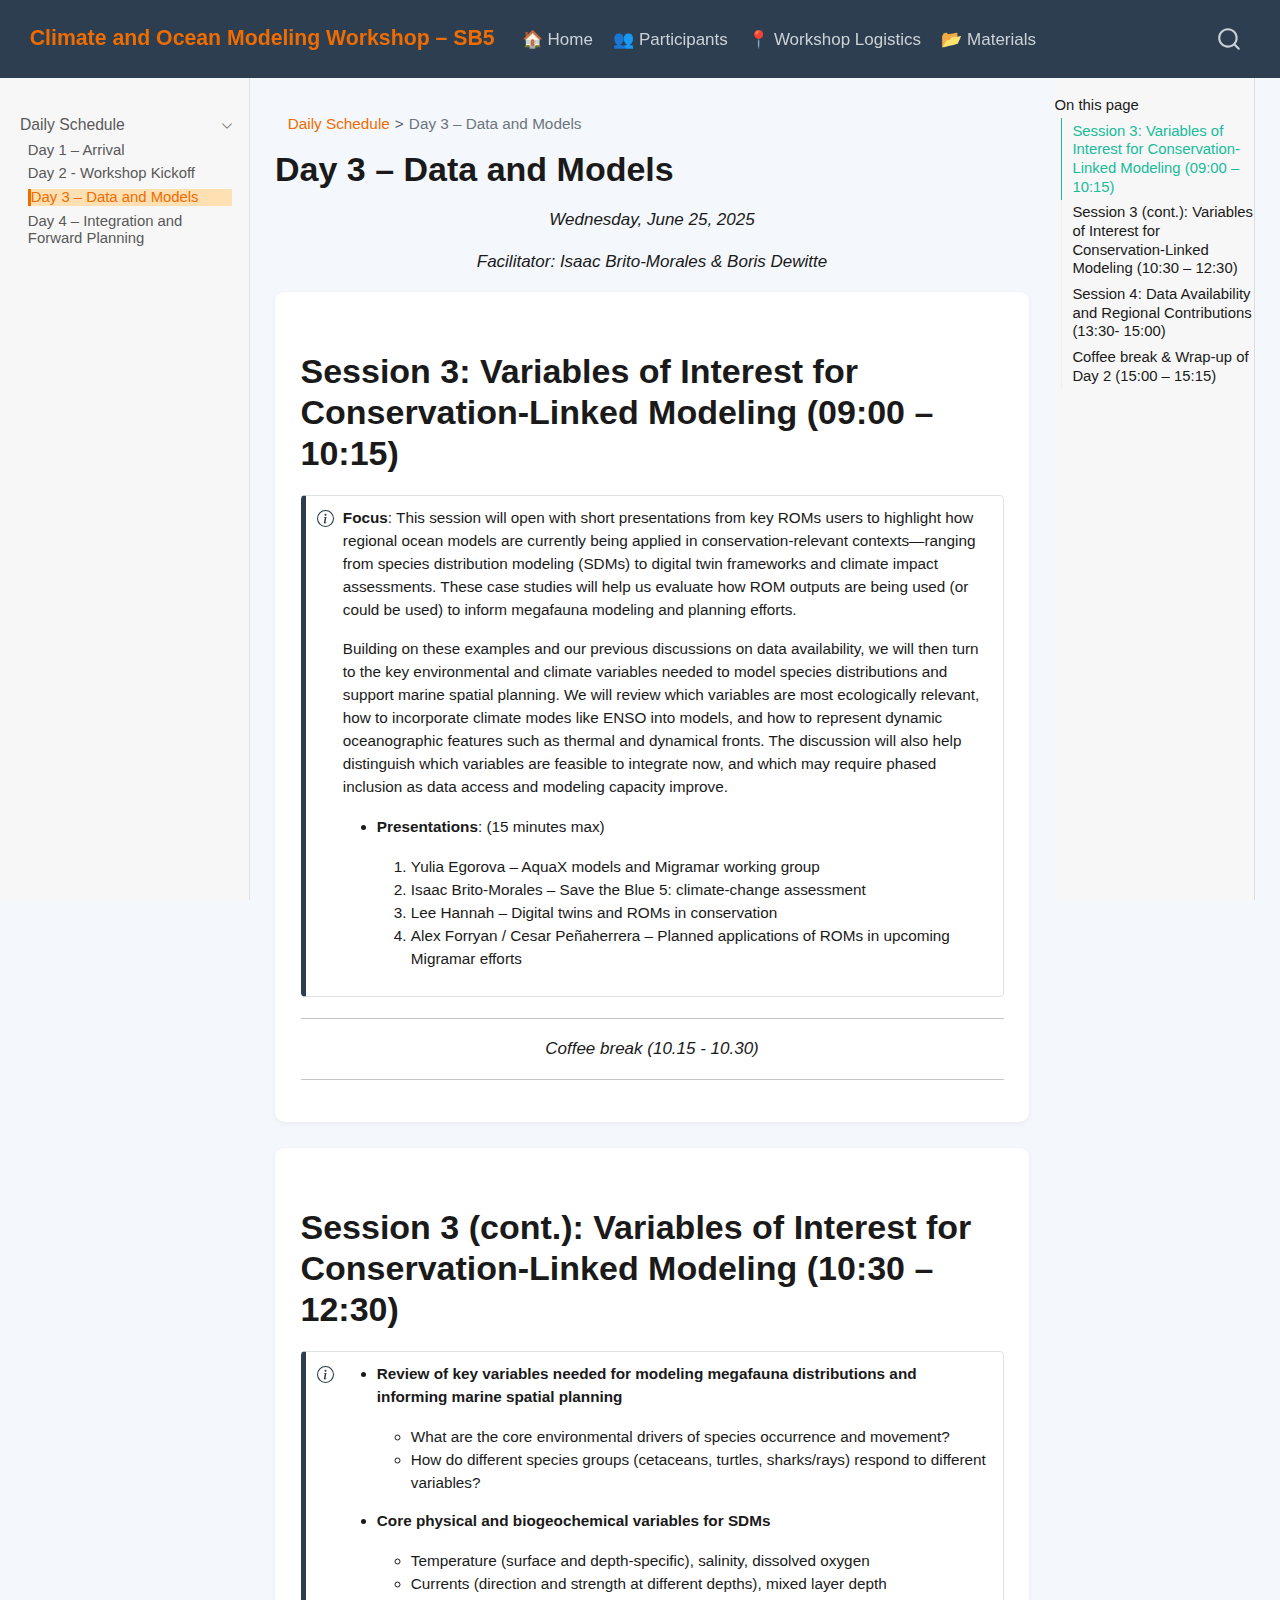
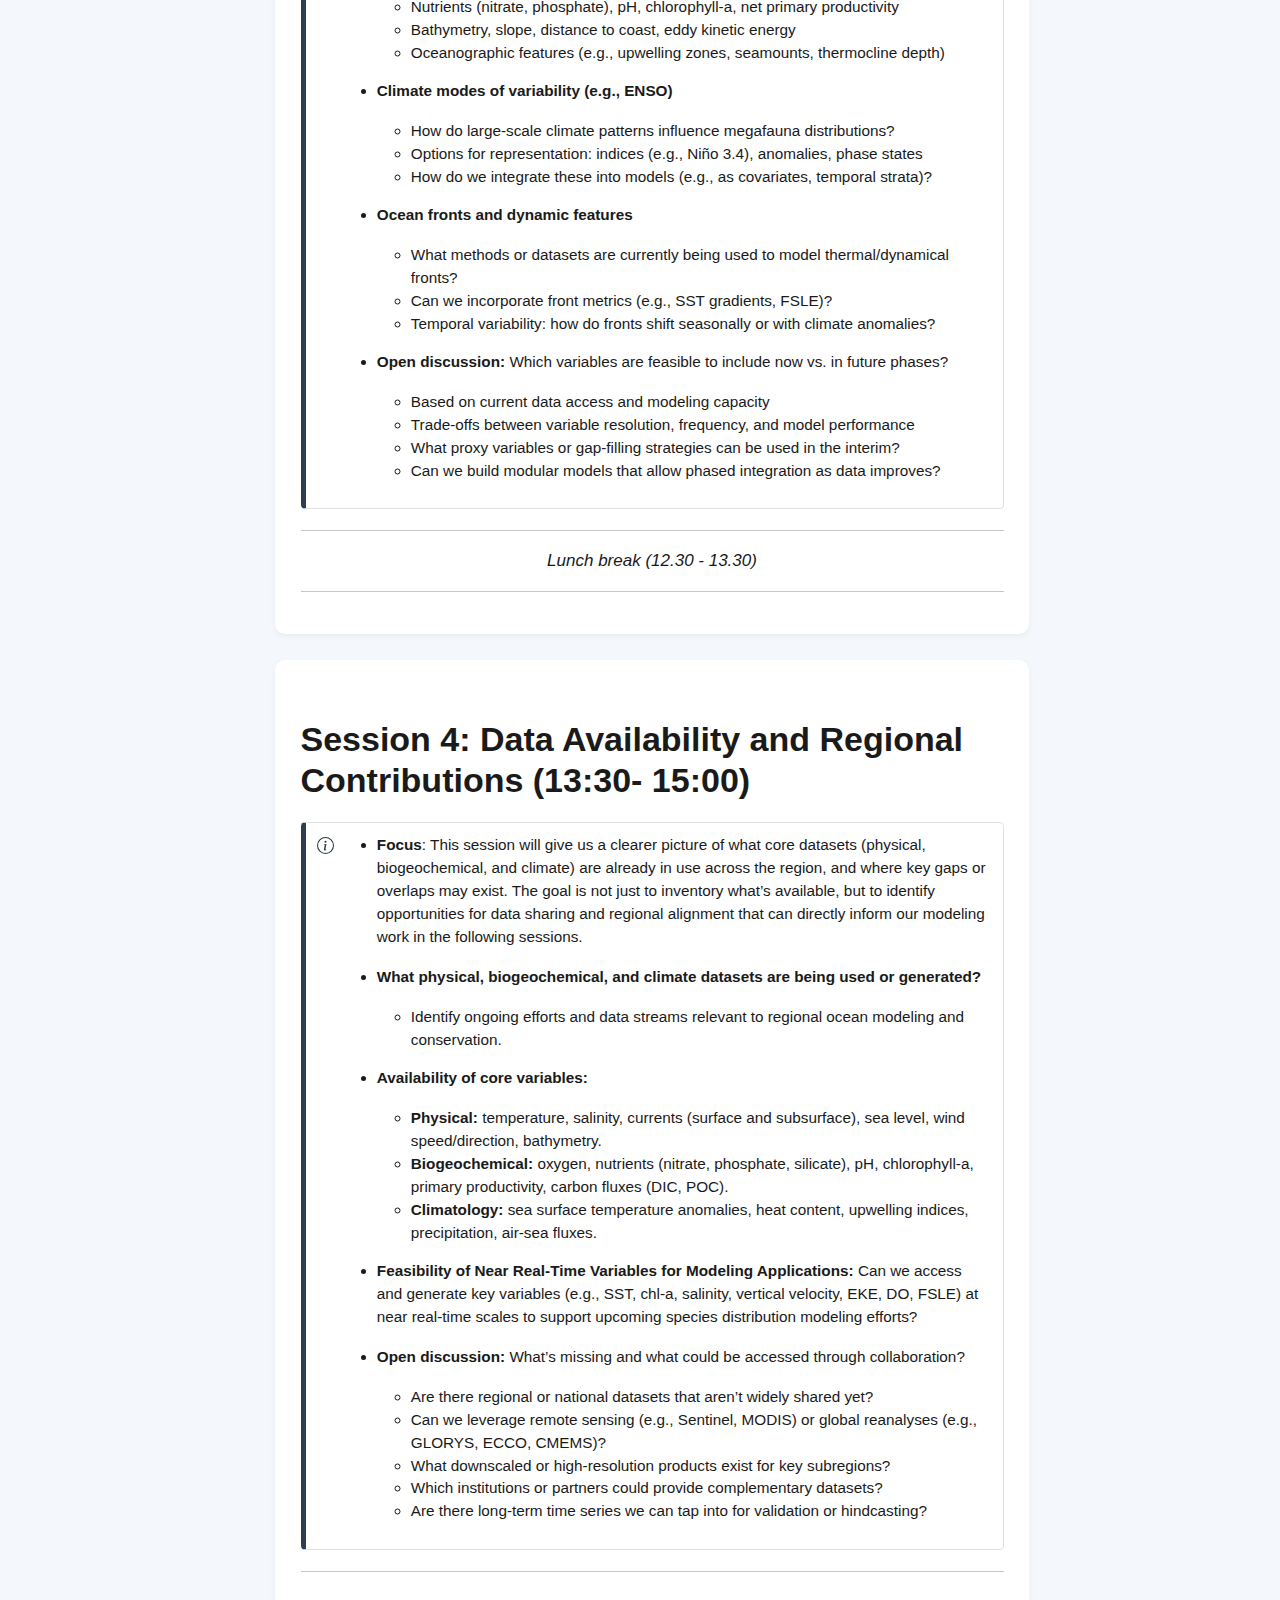
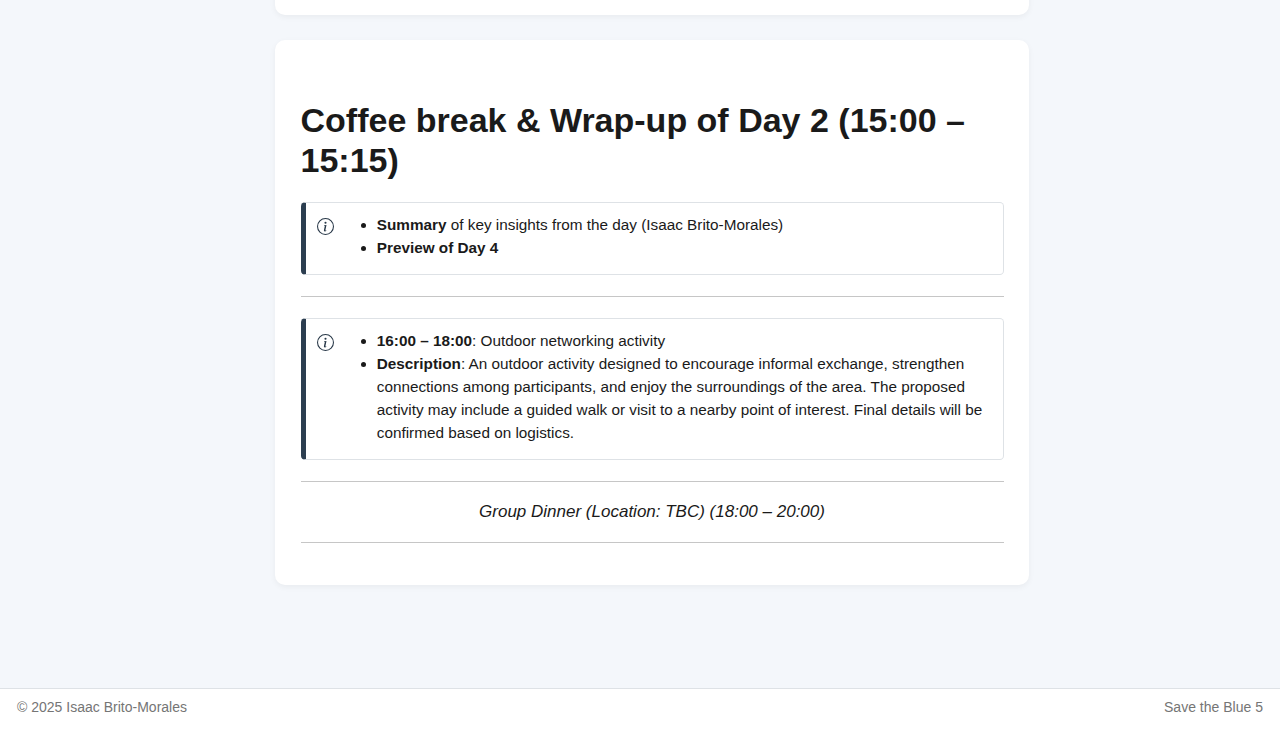
<file: docs/agenda/day3.html>
<!DOCTYPE html>
<html xmlns="http://www.w3.org/1999/xhtml" lang="en" xml:lang="en"><head>

<meta charset="utf-8">
<meta name="generator" content="quarto-1.5.57">

<meta name="viewport" content="width=device-width, initial-scale=1.0, user-scalable=yes">


<title>Day 3 – Data and Models – Climate and Ocean Modeling Workshop – SB5</title>
<style>
code{white-space: pre-wrap;}
span.smallcaps{font-variant: small-caps;}
div.columns{display: flex; gap: min(4vw, 1.5em);}
div.column{flex: auto; overflow-x: auto;}
div.hanging-indent{margin-left: 1.5em; text-indent: -1.5em;}
ul.task-list{list-style: none;}
ul.task-list li input[type="checkbox"] {
  width: 0.8em;
  margin: 0 0.8em 0.2em -1em; /* quarto-specific, see https://github.com/quarto-dev/quarto-cli/issues/4556 */ 
  vertical-align: middle;
}
</style>


<script src="../site_libs/quarto-nav/quarto-nav.js"></script>
<script src="../site_libs/quarto-nav/headroom.min.js"></script>
<script src="../site_libs/clipboard/clipboard.min.js"></script>
<script src="../site_libs/quarto-search/autocomplete.umd.js"></script>
<script src="../site_libs/quarto-search/fuse.min.js"></script>
<script src="../site_libs/quarto-search/quarto-search.js"></script>
<meta name="quarto:offset" content="../">
<script src="../site_libs/quarto-html/quarto.js"></script>
<script src="../site_libs/quarto-html/popper.min.js"></script>
<script src="../site_libs/quarto-html/tippy.umd.min.js"></script>
<script src="../site_libs/quarto-html/anchor.min.js"></script>
<link href="../site_libs/quarto-html/tippy.css" rel="stylesheet">
<link href="../site_libs/quarto-html/quarto-syntax-highlighting.css" rel="stylesheet" id="quarto-text-highlighting-styles">
<script src="../site_libs/bootstrap/bootstrap.min.js"></script>
<link href="../site_libs/bootstrap/bootstrap-icons.css" rel="stylesheet">
<link href="../site_libs/bootstrap/bootstrap.min.css" rel="stylesheet" id="quarto-bootstrap" data-mode="light">
<script id="quarto-search-options" type="application/json">{
  "location": "navbar",
  "copy-button": false,
  "collapse-after": 3,
  "panel-placement": "end",
  "type": "overlay",
  "limit": 50,
  "keyboard-shortcut": [
    "f",
    "/",
    "s"
  ],
  "show-item-context": false,
  "language": {
    "search-no-results-text": "No results",
    "search-matching-documents-text": "matching documents",
    "search-copy-link-title": "Copy link to search",
    "search-hide-matches-text": "Hide additional matches",
    "search-more-match-text": "more match in this document",
    "search-more-matches-text": "more matches in this document",
    "search-clear-button-title": "Clear",
    "search-text-placeholder": "",
    "search-detached-cancel-button-title": "Cancel",
    "search-submit-button-title": "Submit",
    "search-label": "Search"
  }
}</script>


<link rel="stylesheet" href="../styles.css">
</head>

<body class="nav-sidebar docked nav-fixed">

<div id="quarto-search-results"></div>
  <header id="quarto-header" class="headroom fixed-top">
    <nav class="navbar navbar-expand-lg " data-bs-theme="dark">
      <div class="navbar-container container-fluid">
      <div class="navbar-brand-container mx-auto">
    <a class="navbar-brand" href="../index.html">
    <span class="navbar-title">Climate and Ocean Modeling Workshop – SB5</span>
    </a>
  </div>
            <div id="quarto-search" class="" title="Search"></div>
          <button class="navbar-toggler" type="button" data-bs-toggle="collapse" data-bs-target="#navbarCollapse" aria-controls="navbarCollapse" role="menu" aria-expanded="false" aria-label="Toggle navigation" onclick="if (window.quartoToggleHeadroom) { window.quartoToggleHeadroom(); }">
  <span class="navbar-toggler-icon"></span>
</button>
          <div class="collapse navbar-collapse" id="navbarCollapse">
            <ul class="navbar-nav navbar-nav-scroll me-auto">
  <li class="nav-item">
    <a class="nav-link" href="../01_home.html"> 
<span class="menu-text">🏠 Home</span></a>
  </li>  
  <li class="nav-item">
    <a class="nav-link" href="../participants/01_participants.html"> 
<span class="menu-text">👥 Participants</span></a>
  </li>  
  <li class="nav-item">
    <a class="nav-link" href="../logistics/01_logistics.html"> 
<span class="menu-text">📍 Workshop Logistics</span></a>
  </li>  
  <li class="nav-item">
    <a class="nav-link" href="../resources/materials.html"> 
<span class="menu-text">📂 Materials</span></a>
  </li>  
</ul>
          </div> <!-- /navcollapse -->
            <div class="quarto-navbar-tools">
</div>
      </div> <!-- /container-fluid -->
    </nav>
  <nav class="quarto-secondary-nav">
    <div class="container-fluid d-flex">
      <button type="button" class="quarto-btn-toggle btn" data-bs-toggle="collapse" role="button" data-bs-target=".quarto-sidebar-collapse-item" aria-controls="quarto-sidebar" aria-expanded="false" aria-label="Toggle sidebar navigation" onclick="if (window.quartoToggleHeadroom) { window.quartoToggleHeadroom(); }">
        <i class="bi bi-layout-text-sidebar-reverse"></i>
      </button>
        <nav class="quarto-page-breadcrumbs" aria-label="breadcrumb"><ol class="breadcrumb"><li class="breadcrumb-item"><a href="../agenda/day1.html">Daily Schedule</a></li><li class="breadcrumb-item"><a href="../agenda/day3.html">Day 3 – Data and Models</a></li></ol></nav>
        <a class="flex-grow-1" role="navigation" data-bs-toggle="collapse" data-bs-target=".quarto-sidebar-collapse-item" aria-controls="quarto-sidebar" aria-expanded="false" aria-label="Toggle sidebar navigation" onclick="if (window.quartoToggleHeadroom) { window.quartoToggleHeadroom(); }">      
        </a>
    </div>
  </nav>
</header>
<!-- content -->
<div id="quarto-content" class="quarto-container page-columns page-rows-contents page-layout-article page-navbar">
<!-- sidebar -->
  <nav id="quarto-sidebar" class="sidebar collapse collapse-horizontal quarto-sidebar-collapse-item sidebar-navigation docked overflow-auto">
    <div class="sidebar-menu-container"> 
    <ul class="list-unstyled mt-1">
        <li class="sidebar-item sidebar-item-section">
      <div class="sidebar-item-container"> 
            <a class="sidebar-item-text sidebar-link text-start" data-bs-toggle="collapse" data-bs-target="#quarto-sidebar-section-1" role="navigation" aria-expanded="true">
 <span class="menu-text">Daily Schedule</span></a>
          <a class="sidebar-item-toggle text-start" data-bs-toggle="collapse" data-bs-target="#quarto-sidebar-section-1" role="navigation" aria-expanded="true" aria-label="Toggle section">
            <i class="bi bi-chevron-right ms-2"></i>
          </a> 
      </div>
      <ul id="quarto-sidebar-section-1" class="collapse list-unstyled sidebar-section depth1 show">  
          <li class="sidebar-item">
  <div class="sidebar-item-container"> 
  <a href="../agenda/day1.html" class="sidebar-item-text sidebar-link">
 <span class="menu-text">Day 1 – Arrival</span></a>
  </div>
</li>
          <li class="sidebar-item">
  <div class="sidebar-item-container"> 
  <a href="../agenda/day2.html" class="sidebar-item-text sidebar-link">
 <span class="menu-text">Day 2 - Workshop Kickoff</span></a>
  </div>
</li>
          <li class="sidebar-item">
  <div class="sidebar-item-container"> 
  <a href="../agenda/day3.html" class="sidebar-item-text sidebar-link active">
 <span class="menu-text">Day 3 – Data and Models</span></a>
  </div>
</li>
          <li class="sidebar-item">
  <div class="sidebar-item-container"> 
  <a href="../agenda/day4.html" class="sidebar-item-text sidebar-link">
 <span class="menu-text">Day 4 – Integration and Forward Planning</span></a>
  </div>
</li>
      </ul>
  </li>
    </ul>
    </div>
</nav>
<div id="quarto-sidebar-glass" class="quarto-sidebar-collapse-item" data-bs-toggle="collapse" data-bs-target=".quarto-sidebar-collapse-item"></div>
<!-- margin-sidebar -->
    <div id="quarto-margin-sidebar" class="sidebar margin-sidebar">
        <nav id="TOC" role="doc-toc" class="toc-active">
    <h2 id="toc-title">On this page</h2>
   
  <ul>
  <li><a href="#session-3-variables-of-interest-for-conservation-linked-modeling-0900-1015" id="toc-session-3-variables-of-interest-for-conservation-linked-modeling-0900-1015" class="nav-link active" data-scroll-target="#session-3-variables-of-interest-for-conservation-linked-modeling-0900-1015">Session 3: Variables of Interest for Conservation-Linked Modeling (09:00 – 10:15)</a></li>
  <li><a href="#session-3-cont.-variables-of-interest-for-conservation-linked-modeling-1030-1230" id="toc-session-3-cont.-variables-of-interest-for-conservation-linked-modeling-1030-1230" class="nav-link" data-scroll-target="#session-3-cont.-variables-of-interest-for-conservation-linked-modeling-1030-1230">Session 3 (cont.): Variables of Interest for Conservation-Linked Modeling (10:30 – 12:30)</a></li>
  <li><a href="#session-4-data-availability-and-regional-contributions-1330--1500" id="toc-session-4-data-availability-and-regional-contributions-1330--1500" class="nav-link" data-scroll-target="#session-4-data-availability-and-regional-contributions-1330--1500">Session 4: Data Availability and Regional Contributions (13:30- 15:00)</a></li>
  <li><a href="#coffee-break-wrap-up-of-day-2-1500-1515" id="toc-coffee-break-wrap-up-of-day-2-1500-1515" class="nav-link" data-scroll-target="#coffee-break-wrap-up-of-day-2-1500-1515">Coffee break &amp; Wrap-up of Day 2 (15:00 – 15:15)</a></li>
  </ul>
</nav>
    </div>
<!-- main -->
<main class="content" id="quarto-document-content">

<header id="title-block-header" class="quarto-title-block default"><nav class="quarto-page-breadcrumbs quarto-title-breadcrumbs d-none d-lg-block" aria-label="breadcrumb"><ol class="breadcrumb"><li class="breadcrumb-item"><a href="../agenda/day1.html">Daily Schedule</a></li><li class="breadcrumb-item"><a href="../agenda/day3.html">Day 3 – Data and Models</a></li></ol></nav>
<div class="quarto-title">
<h1 class="title">Day 3 – Data and Models</h1>
</div>



<div class="quarto-title-meta">

    
  
    
  </div>
  


</header>


<div class="top-banner">

</div>
<div class="text-center">
<p><em>Wednesday, June 25, 2025</em></p>
</div>
<div class="text-center">
<p><em>Facilitator: Isaac Brito-Morales &amp; Boris Dewitte</em></p>
</div>
<section id="session-3-variables-of-interest-for-conservation-linked-modeling-0900-1015" class="level1">
<h1>Session 3: Variables of Interest for Conservation-Linked Modeling (09:00 – 10:15)</h1>
<div class="callout callout-style-simple callout-note">
<div class="callout-body d-flex">
<div class="callout-icon-container">
<i class="callout-icon"></i>
</div>
<div class="callout-body-container">
<p><strong>Focus</strong>: This session will open with short presentations from key ROMs users to highlight how regional ocean models are currently being applied in conservation-relevant contexts—ranging from species distribution modeling (SDMs) to digital twin frameworks and climate impact assessments. These case studies will help us evaluate how ROM outputs are being used (or could be used) to inform megafauna modeling and planning efforts.</p>
<p>Building on these examples and our previous discussions on data availability, we will then turn to the key environmental and climate variables needed to model species distributions and support marine spatial planning. We will review which variables are most ecologically relevant, how to incorporate climate modes like ENSO into models, and how to represent dynamic oceanographic features such as thermal and dynamical fronts. The discussion will also help distinguish which variables are feasible to integrate now, and which may require phased inclusion as data access and modeling capacity improve.</p>
<ul>
<li><p><strong>Presentations</strong>: (15 minutes max)</p>
<ol type="1">
<li>Yulia Egorova – AquaX models and Migramar working group</li>
<li>Isaac Brito-Morales – Save the Blue 5: climate-change assessment</li>
<li>Lee Hannah – Digital twins and ROMs in conservation</li>
<li>Alex Forryan / Cesar Peñaherrera – Planned applications of ROMs in upcoming Migramar efforts</li>
</ol></li>
</ul>
</div>
</div>
</div>
<hr>
<div class="text-center">
<div class="section-small">
<p><em>Coffee break (10.15 - 10.30)</em></p>
</div>
</div>
<hr>
</section>
<section id="session-3-cont.-variables-of-interest-for-conservation-linked-modeling-1030-1230" class="level1">
<h1>Session 3 (cont.): Variables of Interest for Conservation-Linked Modeling (10:30 – 12:30)</h1>
<div class="callout callout-style-simple callout-note">
<div class="callout-body d-flex">
<div class="callout-icon-container">
<i class="callout-icon"></i>
</div>
<div class="callout-body-container">
<ul>
<li><p><strong>Review of key variables needed for modeling megafauna distributions and informing marine spatial planning</strong></p>
<ul>
<li>What are the core environmental drivers of species occurrence and movement?</li>
<li>How do different species groups (cetaceans, turtles, sharks/rays) respond to different variables?</li>
</ul></li>
<li><p><strong>Core physical and biogeochemical variables for SDMs</strong></p>
<ul>
<li>Temperature (surface and depth-specific), salinity, dissolved oxygen</li>
<li>Currents (direction and strength at different depths), mixed layer depth</li>
<li>Nutrients (nitrate, phosphate), pH, chlorophyll-a, net primary productivity</li>
<li>Bathymetry, slope, distance to coast, eddy kinetic energy</li>
<li>Oceanographic features (e.g., upwelling zones, seamounts, thermocline depth)</li>
</ul></li>
<li><p><strong>Climate modes of variability (e.g., ENSO)</strong></p>
<ul>
<li>How do large-scale climate patterns influence megafauna distributions?</li>
<li>Options for representation: indices (e.g., Niño 3.4), anomalies, phase states</li>
<li>How do we integrate these into models (e.g., as covariates, temporal strata)?</li>
</ul></li>
<li><p><strong>Ocean fronts and dynamic features</strong></p>
<ul>
<li>What methods or datasets are currently being used to model thermal/dynamical fronts?</li>
<li>Can we incorporate front metrics (e.g., SST gradients, FSLE)?</li>
<li>Temporal variability: how do fronts shift seasonally or with climate anomalies?</li>
</ul></li>
<li><p><strong>Open discussion:</strong> Which variables are feasible to include now vs.&nbsp;in future phases?</p>
<ul>
<li>Based on current data access and modeling capacity</li>
<li>Trade-offs between variable resolution, frequency, and model performance</li>
<li>What proxy variables or gap-filling strategies can be used in the interim?</li>
<li>Can we build modular models that allow phased integration as data improves?</li>
</ul></li>
</ul>
</div>
</div>
</div>
<hr>
<div class="text-center">
<div class="section-small">
<p><em>Lunch break (12.30 - 13.30)</em></p>
</div>
</div>
<hr>
</section>
<section id="session-4-data-availability-and-regional-contributions-1330--1500" class="level1">
<h1>Session 4: Data Availability and Regional Contributions (13:30- 15:00)</h1>
<div class="callout callout-style-simple callout-note">
<div class="callout-body d-flex">
<div class="callout-icon-container">
<i class="callout-icon"></i>
</div>
<div class="callout-body-container">
<ul>
<li><p><strong>Focus</strong>: This session will give us a clearer picture of what core datasets (physical, biogeochemical, and climate) are already in use across the region, and where key gaps or overlaps may exist. The goal is not just to inventory what’s available, but to identify opportunities for data sharing and regional alignment that can directly inform our modeling work in the following sessions.</p></li>
<li><p><strong>What physical, biogeochemical, and climate datasets are being used or generated?</strong></p>
<ul>
<li>Identify ongoing efforts and data streams relevant to regional ocean modeling and conservation.</li>
</ul></li>
<li><p><strong>Availability of core variables:</strong></p>
<ul>
<li><strong>Physical:</strong> temperature, salinity, currents (surface and subsurface), sea level, wind speed/direction, bathymetry.</li>
<li><strong>Biogeochemical:</strong> oxygen, nutrients (nitrate, phosphate, silicate), pH, chlorophyll-a, primary productivity, carbon fluxes (DIC, POC).</li>
<li><strong>Climatology:</strong> sea surface temperature anomalies, heat content, upwelling indices, precipitation, air-sea fluxes.</li>
</ul></li>
<li><p><strong>Feasibility of Near Real-Time Variables for Modeling Applications:</strong> Can we access and generate key variables (e.g., SST, chl-a, salinity, vertical velocity, EKE, DO, FSLE) at near real-time scales to support upcoming species distribution modeling efforts?</p></li>
<li><p><strong>Open discussion:</strong> What’s missing and what could be accessed through collaboration?</p>
<ul>
<li>Are there regional or national datasets that aren’t widely shared yet?</li>
<li>Can we leverage remote sensing (e.g., Sentinel, MODIS) or global reanalyses (e.g., GLORYS, ECCO, CMEMS)?</li>
<li>What downscaled or high-resolution products exist for key subregions?</li>
<li>Which institutions or partners could provide complementary datasets?</li>
<li>Are there long-term time series we can tap into for validation or hindcasting?</li>
</ul></li>
</ul>
</div>
</div>
</div>
<hr>
</section>
<section id="coffee-break-wrap-up-of-day-2-1500-1515" class="level1">
<h1>Coffee break &amp; Wrap-up of Day 2 (15:00 – 15:15)</h1>
<div class="callout callout-style-simple callout-note">
<div class="callout-body d-flex">
<div class="callout-icon-container">
<i class="callout-icon"></i>
</div>
<div class="callout-body-container">
<ul>
<li><strong>Summary</strong> of key insights from the day (Isaac Brito-Morales)</li>
<li><strong>Preview of Day 4</strong></li>
</ul>
</div>
</div>
</div>
<hr>
<div class="callout callout-style-simple callout-note">
<div class="callout-body d-flex">
<div class="callout-icon-container">
<i class="callout-icon"></i>
</div>
<div class="callout-body-container">
<ul>
<li><strong>16:00 – 18:00</strong>: Outdoor networking activity</li>
<li><strong>Description</strong>: An outdoor activity designed to encourage informal exchange, strengthen connections among participants, and enjoy the surroundings of the area. The proposed activity may include a guided walk or visit to a nearby point of interest. Final details will be confirmed based on logistics.</li>
</ul>
</div>
</div>
</div>
<hr>
<div class="text-center">
<div class="section-small">
<p><em>Group Dinner (Location: TBC) (18:00 – 20:00)</em></p>
</div>
</div>
<hr>


</section>

</main> <!-- /main -->
<script id="quarto-html-after-body" type="application/javascript">
window.document.addEventListener("DOMContentLoaded", function (event) {
  const toggleBodyColorMode = (bsSheetEl) => {
    const mode = bsSheetEl.getAttribute("data-mode");
    const bodyEl = window.document.querySelector("body");
    if (mode === "dark") {
      bodyEl.classList.add("quarto-dark");
      bodyEl.classList.remove("quarto-light");
    } else {
      bodyEl.classList.add("quarto-light");
      bodyEl.classList.remove("quarto-dark");
    }
  }
  const toggleBodyColorPrimary = () => {
    const bsSheetEl = window.document.querySelector("link#quarto-bootstrap");
    if (bsSheetEl) {
      toggleBodyColorMode(bsSheetEl);
    }
  }
  toggleBodyColorPrimary();  
  const icon = "";
  const anchorJS = new window.AnchorJS();
  anchorJS.options = {
    placement: 'right',
    icon: icon
  };
  anchorJS.add('.anchored');
  const isCodeAnnotation = (el) => {
    for (const clz of el.classList) {
      if (clz.startsWith('code-annotation-')) {                     
        return true;
      }
    }
    return false;
  }
  const onCopySuccess = function(e) {
    // button target
    const button = e.trigger;
    // don't keep focus
    button.blur();
    // flash "checked"
    button.classList.add('code-copy-button-checked');
    var currentTitle = button.getAttribute("title");
    button.setAttribute("title", "Copied!");
    let tooltip;
    if (window.bootstrap) {
      button.setAttribute("data-bs-toggle", "tooltip");
      button.setAttribute("data-bs-placement", "left");
      button.setAttribute("data-bs-title", "Copied!");
      tooltip = new bootstrap.Tooltip(button, 
        { trigger: "manual", 
          customClass: "code-copy-button-tooltip",
          offset: [0, -8]});
      tooltip.show();    
    }
    setTimeout(function() {
      if (tooltip) {
        tooltip.hide();
        button.removeAttribute("data-bs-title");
        button.removeAttribute("data-bs-toggle");
        button.removeAttribute("data-bs-placement");
      }
      button.setAttribute("title", currentTitle);
      button.classList.remove('code-copy-button-checked');
    }, 1000);
    // clear code selection
    e.clearSelection();
  }
  const getTextToCopy = function(trigger) {
      const codeEl = trigger.previousElementSibling.cloneNode(true);
      for (const childEl of codeEl.children) {
        if (isCodeAnnotation(childEl)) {
          childEl.remove();
        }
      }
      return codeEl.innerText;
  }
  const clipboard = new window.ClipboardJS('.code-copy-button:not([data-in-quarto-modal])', {
    text: getTextToCopy
  });
  clipboard.on('success', onCopySuccess);
  if (window.document.getElementById('quarto-embedded-source-code-modal')) {
    // For code content inside modals, clipBoardJS needs to be initialized with a container option
    // TODO: Check when it could be a function (https://github.com/zenorocha/clipboard.js/issues/860)
    const clipboardModal = new window.ClipboardJS('.code-copy-button[data-in-quarto-modal]', {
      text: getTextToCopy,
      container: window.document.getElementById('quarto-embedded-source-code-modal')
    });
    clipboardModal.on('success', onCopySuccess);
  }
    var localhostRegex = new RegExp(/^(?:http|https):\/\/localhost\:?[0-9]*\//);
    var mailtoRegex = new RegExp(/^mailto:/);
      var filterRegex = new RegExp('/' + window.location.host + '/');
    var isInternal = (href) => {
        return filterRegex.test(href) || localhostRegex.test(href) || mailtoRegex.test(href);
    }
    // Inspect non-navigation links and adorn them if external
 	var links = window.document.querySelectorAll('a[href]:not(.nav-link):not(.navbar-brand):not(.toc-action):not(.sidebar-link):not(.sidebar-item-toggle):not(.pagination-link):not(.no-external):not([aria-hidden]):not(.dropdown-item):not(.quarto-navigation-tool):not(.about-link)');
    for (var i=0; i<links.length; i++) {
      const link = links[i];
      if (!isInternal(link.href)) {
        // undo the damage that might have been done by quarto-nav.js in the case of
        // links that we want to consider external
        if (link.dataset.originalHref !== undefined) {
          link.href = link.dataset.originalHref;
        }
      }
    }
  function tippyHover(el, contentFn, onTriggerFn, onUntriggerFn) {
    const config = {
      allowHTML: true,
      maxWidth: 500,
      delay: 100,
      arrow: false,
      appendTo: function(el) {
          return el.parentElement;
      },
      interactive: true,
      interactiveBorder: 10,
      theme: 'quarto',
      placement: 'bottom-start',
    };
    if (contentFn) {
      config.content = contentFn;
    }
    if (onTriggerFn) {
      config.onTrigger = onTriggerFn;
    }
    if (onUntriggerFn) {
      config.onUntrigger = onUntriggerFn;
    }
    window.tippy(el, config); 
  }
  const noterefs = window.document.querySelectorAll('a[role="doc-noteref"]');
  for (var i=0; i<noterefs.length; i++) {
    const ref = noterefs[i];
    tippyHover(ref, function() {
      // use id or data attribute instead here
      let href = ref.getAttribute('data-footnote-href') || ref.getAttribute('href');
      try { href = new URL(href).hash; } catch {}
      const id = href.replace(/^#\/?/, "");
      const note = window.document.getElementById(id);
      if (note) {
        return note.innerHTML;
      } else {
        return "";
      }
    });
  }
  const xrefs = window.document.querySelectorAll('a.quarto-xref');
  const processXRef = (id, note) => {
    // Strip column container classes
    const stripColumnClz = (el) => {
      el.classList.remove("page-full", "page-columns");
      if (el.children) {
        for (const child of el.children) {
          stripColumnClz(child);
        }
      }
    }
    stripColumnClz(note)
    if (id === null || id.startsWith('sec-')) {
      // Special case sections, only their first couple elements
      const container = document.createElement("div");
      if (note.children && note.children.length > 2) {
        container.appendChild(note.children[0].cloneNode(true));
        for (let i = 1; i < note.children.length; i++) {
          const child = note.children[i];
          if (child.tagName === "P" && child.innerText === "") {
            continue;
          } else {
            container.appendChild(child.cloneNode(true));
            break;
          }
        }
        if (window.Quarto?.typesetMath) {
          window.Quarto.typesetMath(container);
        }
        return container.innerHTML
      } else {
        if (window.Quarto?.typesetMath) {
          window.Quarto.typesetMath(note);
        }
        return note.innerHTML;
      }
    } else {
      // Remove any anchor links if they are present
      const anchorLink = note.querySelector('a.anchorjs-link');
      if (anchorLink) {
        anchorLink.remove();
      }
      if (window.Quarto?.typesetMath) {
        window.Quarto.typesetMath(note);
      }
      // TODO in 1.5, we should make sure this works without a callout special case
      if (note.classList.contains("callout")) {
        return note.outerHTML;
      } else {
        return note.innerHTML;
      }
    }
  }
  for (var i=0; i<xrefs.length; i++) {
    const xref = xrefs[i];
    tippyHover(xref, undefined, function(instance) {
      instance.disable();
      let url = xref.getAttribute('href');
      let hash = undefined; 
      if (url.startsWith('#')) {
        hash = url;
      } else {
        try { hash = new URL(url).hash; } catch {}
      }
      if (hash) {
        const id = hash.replace(/^#\/?/, "");
        const note = window.document.getElementById(id);
        if (note !== null) {
          try {
            const html = processXRef(id, note.cloneNode(true));
            instance.setContent(html);
          } finally {
            instance.enable();
            instance.show();
          }
        } else {
          // See if we can fetch this
          fetch(url.split('#')[0])
          .then(res => res.text())
          .then(html => {
            const parser = new DOMParser();
            const htmlDoc = parser.parseFromString(html, "text/html");
            const note = htmlDoc.getElementById(id);
            if (note !== null) {
              const html = processXRef(id, note);
              instance.setContent(html);
            } 
          }).finally(() => {
            instance.enable();
            instance.show();
          });
        }
      } else {
        // See if we can fetch a full url (with no hash to target)
        // This is a special case and we should probably do some content thinning / targeting
        fetch(url)
        .then(res => res.text())
        .then(html => {
          const parser = new DOMParser();
          const htmlDoc = parser.parseFromString(html, "text/html");
          const note = htmlDoc.querySelector('main.content');
          if (note !== null) {
            // This should only happen for chapter cross references
            // (since there is no id in the URL)
            // remove the first header
            if (note.children.length > 0 && note.children[0].tagName === "HEADER") {
              note.children[0].remove();
            }
            const html = processXRef(null, note);
            instance.setContent(html);
          } 
        }).finally(() => {
          instance.enable();
          instance.show();
        });
      }
    }, function(instance) {
    });
  }
      let selectedAnnoteEl;
      const selectorForAnnotation = ( cell, annotation) => {
        let cellAttr = 'data-code-cell="' + cell + '"';
        let lineAttr = 'data-code-annotation="' +  annotation + '"';
        const selector = 'span[' + cellAttr + '][' + lineAttr + ']';
        return selector;
      }
      const selectCodeLines = (annoteEl) => {
        const doc = window.document;
        const targetCell = annoteEl.getAttribute("data-target-cell");
        const targetAnnotation = annoteEl.getAttribute("data-target-annotation");
        const annoteSpan = window.document.querySelector(selectorForAnnotation(targetCell, targetAnnotation));
        const lines = annoteSpan.getAttribute("data-code-lines").split(",");
        const lineIds = lines.map((line) => {
          return targetCell + "-" + line;
        })
        let top = null;
        let height = null;
        let parent = null;
        if (lineIds.length > 0) {
            //compute the position of the single el (top and bottom and make a div)
            const el = window.document.getElementById(lineIds[0]);
            top = el.offsetTop;
            height = el.offsetHeight;
            parent = el.parentElement.parentElement;
          if (lineIds.length > 1) {
            const lastEl = window.document.getElementById(lineIds[lineIds.length - 1]);
            const bottom = lastEl.offsetTop + lastEl.offsetHeight;
            height = bottom - top;
          }
          if (top !== null && height !== null && parent !== null) {
            // cook up a div (if necessary) and position it 
            let div = window.document.getElementById("code-annotation-line-highlight");
            if (div === null) {
              div = window.document.createElement("div");
              div.setAttribute("id", "code-annotation-line-highlight");
              div.style.position = 'absolute';
              parent.appendChild(div);
            }
            div.style.top = top - 2 + "px";
            div.style.height = height + 4 + "px";
            div.style.left = 0;
            let gutterDiv = window.document.getElementById("code-annotation-line-highlight-gutter");
            if (gutterDiv === null) {
              gutterDiv = window.document.createElement("div");
              gutterDiv.setAttribute("id", "code-annotation-line-highlight-gutter");
              gutterDiv.style.position = 'absolute';
              const codeCell = window.document.getElementById(targetCell);
              const gutter = codeCell.querySelector('.code-annotation-gutter');
              gutter.appendChild(gutterDiv);
            }
            gutterDiv.style.top = top - 2 + "px";
            gutterDiv.style.height = height + 4 + "px";
          }
          selectedAnnoteEl = annoteEl;
        }
      };
      const unselectCodeLines = () => {
        const elementsIds = ["code-annotation-line-highlight", "code-annotation-line-highlight-gutter"];
        elementsIds.forEach((elId) => {
          const div = window.document.getElementById(elId);
          if (div) {
            div.remove();
          }
        });
        selectedAnnoteEl = undefined;
      };
        // Handle positioning of the toggle
    window.addEventListener(
      "resize",
      throttle(() => {
        elRect = undefined;
        if (selectedAnnoteEl) {
          selectCodeLines(selectedAnnoteEl);
        }
      }, 10)
    );
    function throttle(fn, ms) {
    let throttle = false;
    let timer;
      return (...args) => {
        if(!throttle) { // first call gets through
            fn.apply(this, args);
            throttle = true;
        } else { // all the others get throttled
            if(timer) clearTimeout(timer); // cancel #2
            timer = setTimeout(() => {
              fn.apply(this, args);
              timer = throttle = false;
            }, ms);
        }
      };
    }
      // Attach click handler to the DT
      const annoteDls = window.document.querySelectorAll('dt[data-target-cell]');
      for (const annoteDlNode of annoteDls) {
        annoteDlNode.addEventListener('click', (event) => {
          const clickedEl = event.target;
          if (clickedEl !== selectedAnnoteEl) {
            unselectCodeLines();
            const activeEl = window.document.querySelector('dt[data-target-cell].code-annotation-active');
            if (activeEl) {
              activeEl.classList.remove('code-annotation-active');
            }
            selectCodeLines(clickedEl);
            clickedEl.classList.add('code-annotation-active');
          } else {
            // Unselect the line
            unselectCodeLines();
            clickedEl.classList.remove('code-annotation-active');
          }
        });
      }
  const findCites = (el) => {
    const parentEl = el.parentElement;
    if (parentEl) {
      const cites = parentEl.dataset.cites;
      if (cites) {
        return {
          el,
          cites: cites.split(' ')
        };
      } else {
        return findCites(el.parentElement)
      }
    } else {
      return undefined;
    }
  };
  var bibliorefs = window.document.querySelectorAll('a[role="doc-biblioref"]');
  for (var i=0; i<bibliorefs.length; i++) {
    const ref = bibliorefs[i];
    const citeInfo = findCites(ref);
    if (citeInfo) {
      tippyHover(citeInfo.el, function() {
        var popup = window.document.createElement('div');
        citeInfo.cites.forEach(function(cite) {
          var citeDiv = window.document.createElement('div');
          citeDiv.classList.add('hanging-indent');
          citeDiv.classList.add('csl-entry');
          var biblioDiv = window.document.getElementById('ref-' + cite);
          if (biblioDiv) {
            citeDiv.innerHTML = biblioDiv.innerHTML;
          }
          popup.appendChild(citeDiv);
        });
        return popup.innerHTML;
      });
    }
  }
});
</script>
</div> <!-- /content -->
<footer class="footer">
  <div class="nav-footer">
    <div class="nav-footer-left">
<p>© 2025 Isaac Brito-Morales</p>
</div>   
    <div class="nav-footer-center">
      &nbsp;
    </div>
    <div class="nav-footer-right">
<p>Save the Blue 5</p>
</div>
  </div>
</footer>




</body></html>
</file>
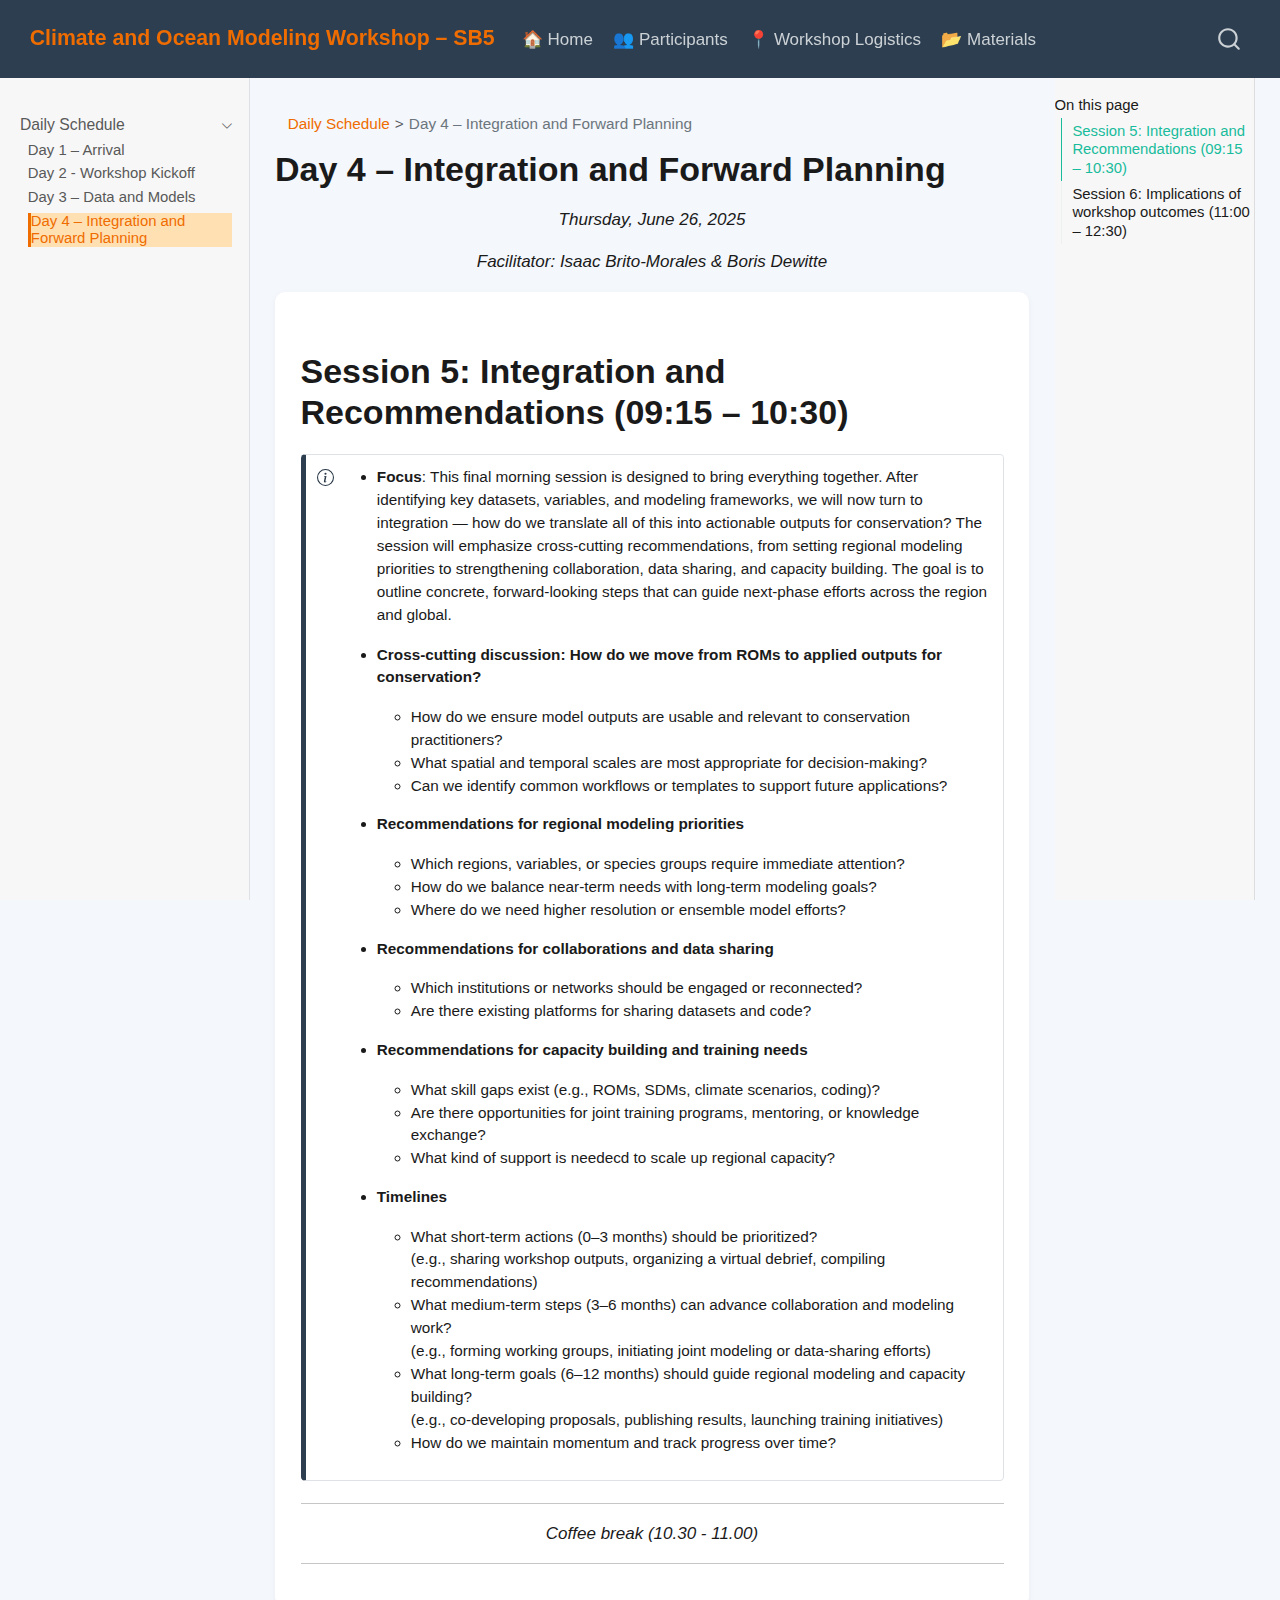
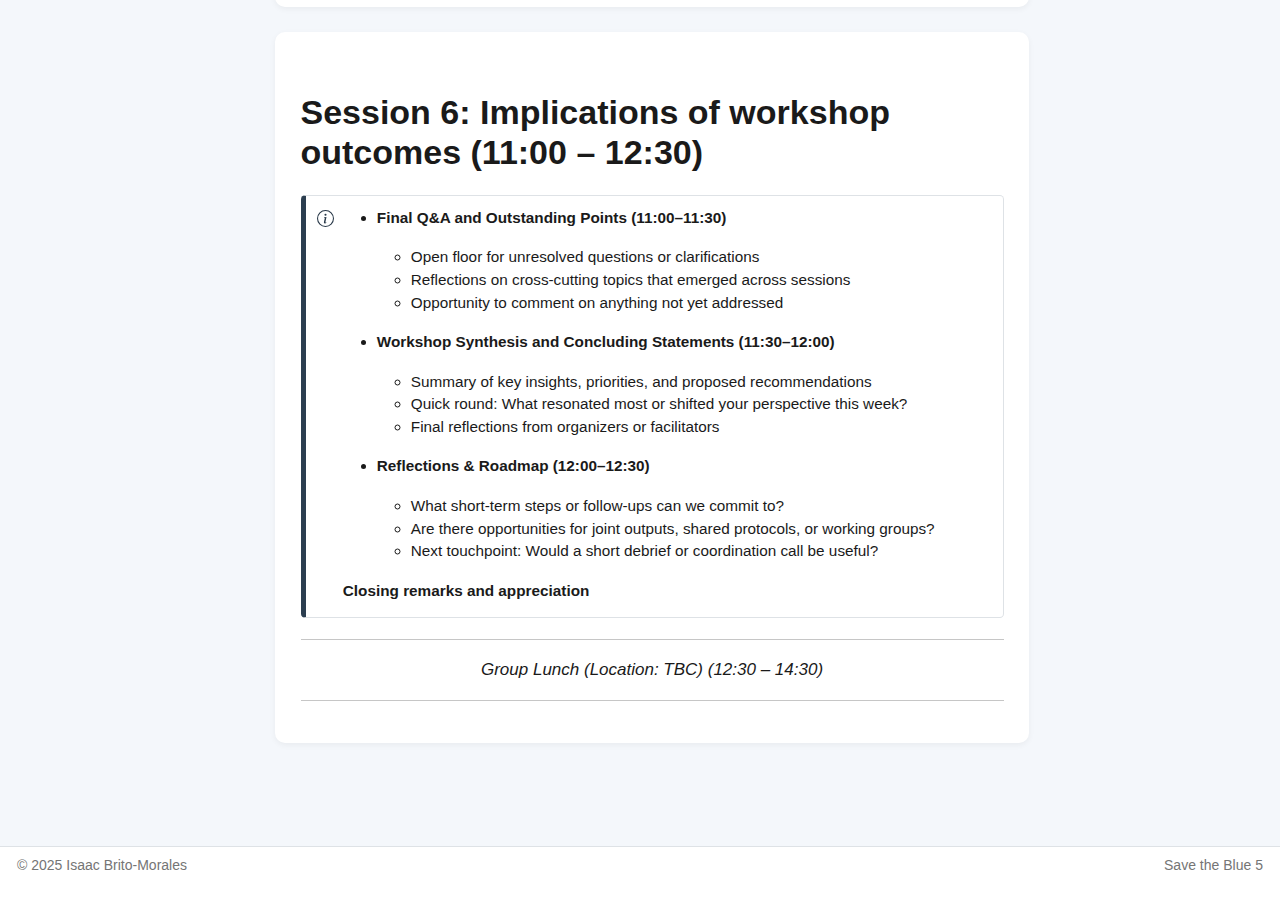
<file: docs/agenda/day4.html>
<!DOCTYPE html>
<html xmlns="http://www.w3.org/1999/xhtml" lang="en" xml:lang="en"><head>

<meta charset="utf-8">
<meta name="generator" content="quarto-1.5.57">

<meta name="viewport" content="width=device-width, initial-scale=1.0, user-scalable=yes">


<title>Day 4 – Integration and Forward Planning – Climate and Ocean Modeling Workshop – SB5</title>
<style>
code{white-space: pre-wrap;}
span.smallcaps{font-variant: small-caps;}
div.columns{display: flex; gap: min(4vw, 1.5em);}
div.column{flex: auto; overflow-x: auto;}
div.hanging-indent{margin-left: 1.5em; text-indent: -1.5em;}
ul.task-list{list-style: none;}
ul.task-list li input[type="checkbox"] {
  width: 0.8em;
  margin: 0 0.8em 0.2em -1em; /* quarto-specific, see https://github.com/quarto-dev/quarto-cli/issues/4556 */ 
  vertical-align: middle;
}
</style>


<script src="../site_libs/quarto-nav/quarto-nav.js"></script>
<script src="../site_libs/quarto-nav/headroom.min.js"></script>
<script src="../site_libs/clipboard/clipboard.min.js"></script>
<script src="../site_libs/quarto-search/autocomplete.umd.js"></script>
<script src="../site_libs/quarto-search/fuse.min.js"></script>
<script src="../site_libs/quarto-search/quarto-search.js"></script>
<meta name="quarto:offset" content="../">
<script src="../site_libs/quarto-html/quarto.js"></script>
<script src="../site_libs/quarto-html/popper.min.js"></script>
<script src="../site_libs/quarto-html/tippy.umd.min.js"></script>
<script src="../site_libs/quarto-html/anchor.min.js"></script>
<link href="../site_libs/quarto-html/tippy.css" rel="stylesheet">
<link href="../site_libs/quarto-html/quarto-syntax-highlighting.css" rel="stylesheet" id="quarto-text-highlighting-styles">
<script src="../site_libs/bootstrap/bootstrap.min.js"></script>
<link href="../site_libs/bootstrap/bootstrap-icons.css" rel="stylesheet">
<link href="../site_libs/bootstrap/bootstrap.min.css" rel="stylesheet" id="quarto-bootstrap" data-mode="light">
<script id="quarto-search-options" type="application/json">{
  "location": "navbar",
  "copy-button": false,
  "collapse-after": 3,
  "panel-placement": "end",
  "type": "overlay",
  "limit": 50,
  "keyboard-shortcut": [
    "f",
    "/",
    "s"
  ],
  "show-item-context": false,
  "language": {
    "search-no-results-text": "No results",
    "search-matching-documents-text": "matching documents",
    "search-copy-link-title": "Copy link to search",
    "search-hide-matches-text": "Hide additional matches",
    "search-more-match-text": "more match in this document",
    "search-more-matches-text": "more matches in this document",
    "search-clear-button-title": "Clear",
    "search-text-placeholder": "",
    "search-detached-cancel-button-title": "Cancel",
    "search-submit-button-title": "Submit",
    "search-label": "Search"
  }
}</script>


<link rel="stylesheet" href="../styles.css">
</head>

<body class="nav-sidebar docked nav-fixed">

<div id="quarto-search-results"></div>
  <header id="quarto-header" class="headroom fixed-top">
    <nav class="navbar navbar-expand-lg " data-bs-theme="dark">
      <div class="navbar-container container-fluid">
      <div class="navbar-brand-container mx-auto">
    <a class="navbar-brand" href="../index.html">
    <span class="navbar-title">Climate and Ocean Modeling Workshop – SB5</span>
    </a>
  </div>
            <div id="quarto-search" class="" title="Search"></div>
          <button class="navbar-toggler" type="button" data-bs-toggle="collapse" data-bs-target="#navbarCollapse" aria-controls="navbarCollapse" role="menu" aria-expanded="false" aria-label="Toggle navigation" onclick="if (window.quartoToggleHeadroom) { window.quartoToggleHeadroom(); }">
  <span class="navbar-toggler-icon"></span>
</button>
          <div class="collapse navbar-collapse" id="navbarCollapse">
            <ul class="navbar-nav navbar-nav-scroll me-auto">
  <li class="nav-item">
    <a class="nav-link" href="../01_home.html"> 
<span class="menu-text">🏠 Home</span></a>
  </li>  
  <li class="nav-item">
    <a class="nav-link" href="../participants/01_participants.html"> 
<span class="menu-text">👥 Participants</span></a>
  </li>  
  <li class="nav-item">
    <a class="nav-link" href="../logistics/01_logistics.html"> 
<span class="menu-text">📍 Workshop Logistics</span></a>
  </li>  
  <li class="nav-item">
    <a class="nav-link" href="../resources/materials.html"> 
<span class="menu-text">📂 Materials</span></a>
  </li>  
</ul>
          </div> <!-- /navcollapse -->
            <div class="quarto-navbar-tools">
</div>
      </div> <!-- /container-fluid -->
    </nav>
  <nav class="quarto-secondary-nav">
    <div class="container-fluid d-flex">
      <button type="button" class="quarto-btn-toggle btn" data-bs-toggle="collapse" role="button" data-bs-target=".quarto-sidebar-collapse-item" aria-controls="quarto-sidebar" aria-expanded="false" aria-label="Toggle sidebar navigation" onclick="if (window.quartoToggleHeadroom) { window.quartoToggleHeadroom(); }">
        <i class="bi bi-layout-text-sidebar-reverse"></i>
      </button>
        <nav class="quarto-page-breadcrumbs" aria-label="breadcrumb"><ol class="breadcrumb"><li class="breadcrumb-item"><a href="../agenda/day1.html">Daily Schedule</a></li><li class="breadcrumb-item"><a href="../agenda/day4.html">Day 4 – Integration and Forward Planning</a></li></ol></nav>
        <a class="flex-grow-1" role="navigation" data-bs-toggle="collapse" data-bs-target=".quarto-sidebar-collapse-item" aria-controls="quarto-sidebar" aria-expanded="false" aria-label="Toggle sidebar navigation" onclick="if (window.quartoToggleHeadroom) { window.quartoToggleHeadroom(); }">      
        </a>
    </div>
  </nav>
</header>
<!-- content -->
<div id="quarto-content" class="quarto-container page-columns page-rows-contents page-layout-article page-navbar">
<!-- sidebar -->
  <nav id="quarto-sidebar" class="sidebar collapse collapse-horizontal quarto-sidebar-collapse-item sidebar-navigation docked overflow-auto">
    <div class="sidebar-menu-container"> 
    <ul class="list-unstyled mt-1">
        <li class="sidebar-item sidebar-item-section">
      <div class="sidebar-item-container"> 
            <a class="sidebar-item-text sidebar-link text-start" data-bs-toggle="collapse" data-bs-target="#quarto-sidebar-section-1" role="navigation" aria-expanded="true">
 <span class="menu-text">Daily Schedule</span></a>
          <a class="sidebar-item-toggle text-start" data-bs-toggle="collapse" data-bs-target="#quarto-sidebar-section-1" role="navigation" aria-expanded="true" aria-label="Toggle section">
            <i class="bi bi-chevron-right ms-2"></i>
          </a> 
      </div>
      <ul id="quarto-sidebar-section-1" class="collapse list-unstyled sidebar-section depth1 show">  
          <li class="sidebar-item">
  <div class="sidebar-item-container"> 
  <a href="../agenda/day1.html" class="sidebar-item-text sidebar-link">
 <span class="menu-text">Day 1 – Arrival</span></a>
  </div>
</li>
          <li class="sidebar-item">
  <div class="sidebar-item-container"> 
  <a href="../agenda/day2.html" class="sidebar-item-text sidebar-link">
 <span class="menu-text">Day 2 - Workshop Kickoff</span></a>
  </div>
</li>
          <li class="sidebar-item">
  <div class="sidebar-item-container"> 
  <a href="../agenda/day3.html" class="sidebar-item-text sidebar-link">
 <span class="menu-text">Day 3 – Data and Models</span></a>
  </div>
</li>
          <li class="sidebar-item">
  <div class="sidebar-item-container"> 
  <a href="../agenda/day4.html" class="sidebar-item-text sidebar-link active">
 <span class="menu-text">Day 4 – Integration and Forward Planning</span></a>
  </div>
</li>
      </ul>
  </li>
    </ul>
    </div>
</nav>
<div id="quarto-sidebar-glass" class="quarto-sidebar-collapse-item" data-bs-toggle="collapse" data-bs-target=".quarto-sidebar-collapse-item"></div>
<!-- margin-sidebar -->
    <div id="quarto-margin-sidebar" class="sidebar margin-sidebar">
        <nav id="TOC" role="doc-toc" class="toc-active">
    <h2 id="toc-title">On this page</h2>
   
  <ul>
  <li><a href="#session-5-integration-and-recommendations-0915-1030" id="toc-session-5-integration-and-recommendations-0915-1030" class="nav-link active" data-scroll-target="#session-5-integration-and-recommendations-0915-1030">Session 5: Integration and Recommendations (09:15 – 10:30)</a></li>
  <li><a href="#session-6-implications-of-workshop-outcomes-1100-1230" id="toc-session-6-implications-of-workshop-outcomes-1100-1230" class="nav-link" data-scroll-target="#session-6-implications-of-workshop-outcomes-1100-1230">Session 6: Implications of workshop outcomes (11:00 – 12:30)</a></li>
  </ul>
</nav>
    </div>
<!-- main -->
<main class="content" id="quarto-document-content">

<header id="title-block-header" class="quarto-title-block default"><nav class="quarto-page-breadcrumbs quarto-title-breadcrumbs d-none d-lg-block" aria-label="breadcrumb"><ol class="breadcrumb"><li class="breadcrumb-item"><a href="../agenda/day1.html">Daily Schedule</a></li><li class="breadcrumb-item"><a href="../agenda/day4.html">Day 4 – Integration and Forward Planning</a></li></ol></nav>
<div class="quarto-title">
<h1 class="title">Day 4 – Integration and Forward Planning</h1>
</div>



<div class="quarto-title-meta">

    
  
    
  </div>
  


</header>


<div class="top-banner">

</div>
<div class="text-center">
<p><em>Thursday, June 26, 2025</em></p>
</div>
<div class="text-center">
<p><em>Facilitator: Isaac Brito-Morales &amp; Boris Dewitte</em></p>
</div>
<section id="session-5-integration-and-recommendations-0915-1030" class="level1">
<h1>Session 5: Integration and Recommendations (09:15 – 10:30)</h1>
<div class="callout callout-style-simple callout-note">
<div class="callout-body d-flex">
<div class="callout-icon-container">
<i class="callout-icon"></i>
</div>
<div class="callout-body-container">
<ul>
<li><p><strong>Focus</strong>: This final morning session is designed to bring everything together. After identifying key datasets, variables, and modeling frameworks, we will now turn to integration — how do we translate all of this into actionable outputs for conservation? The session will emphasize cross-cutting recommendations, from setting regional modeling priorities to strengthening collaboration, data sharing, and capacity building. The goal is to outline concrete, forward-looking steps that can guide next-phase efforts across the region and global.</p></li>
<li><p><strong>Cross-cutting discussion: How do we move from ROMs to applied outputs for conservation?</strong></p>
<ul>
<li>How do we ensure model outputs are usable and relevant to conservation practitioners?</li>
<li>What spatial and temporal scales are most appropriate for decision-making?</li>
<li>Can we identify common workflows or templates to support future applications?</li>
</ul></li>
<li><p><strong>Recommendations for regional modeling priorities</strong></p>
<ul>
<li>Which regions, variables, or species groups require immediate attention?</li>
<li>How do we balance near-term needs with long-term modeling goals?</li>
<li>Where do we need higher resolution or ensemble model efforts?</li>
</ul></li>
<li><p><strong>Recommendations for collaborations and data sharing</strong></p>
<ul>
<li>Which institutions or networks should be engaged or reconnected?</li>
<li>Are there existing platforms for sharing datasets and code?</li>
</ul></li>
<li><p><strong>Recommendations for capacity building and training needs</strong></p>
<ul>
<li>What skill gaps exist (e.g., ROMs, SDMs, climate scenarios, coding)?</li>
<li>Are there opportunities for joint training programs, mentoring, or knowledge exchange?</li>
<li>What kind of support is needecd to scale up regional capacity?</li>
</ul></li>
<li><p><strong>Timelines</strong></p>
<ul>
<li>What short-term actions (0–3 months) should be prioritized?<br>
(e.g., sharing workshop outputs, organizing a virtual debrief, compiling recommendations)</li>
<li>What medium-term steps (3–6 months) can advance collaboration and modeling work?<br>
(e.g., forming working groups, initiating joint modeling or data-sharing efforts)</li>
<li>What long-term goals (6–12 months) should guide regional modeling and capacity building?<br>
(e.g., co-developing proposals, publishing results, launching training initiatives)</li>
<li>How do we maintain momentum and track progress over time?</li>
</ul></li>
</ul>
</div>
</div>
</div>
<hr>
<div class="text-center">
<div class="section-small">
<p><em>Coffee break (10.30 - 11.00)</em></p>
</div>
</div>
<hr>
</section>
<section id="session-6-implications-of-workshop-outcomes-1100-1230" class="level1">
<h1>Session 6: Implications of workshop outcomes (11:00 – 12:30)</h1>
<div class="callout callout-style-simple callout-note">
<div class="callout-body d-flex">
<div class="callout-icon-container">
<i class="callout-icon"></i>
</div>
<div class="callout-body-container">
<ul>
<li><p><strong>Final Q&amp;A and Outstanding Points (11:00–11:30)</strong></p>
<ul>
<li>Open floor for unresolved questions or clarifications</li>
<li>Reflections on cross-cutting topics that emerged across sessions</li>
<li>Opportunity to comment on anything not yet addressed</li>
</ul></li>
<li><p><strong>Workshop Synthesis and Concluding Statements (11:30–12:00)</strong></p>
<ul>
<li>Summary of key insights, priorities, and proposed recommendations</li>
<li>Quick round: What resonated most or shifted your perspective this week?</li>
<li>Final reflections from organizers or facilitators</li>
</ul></li>
<li><p><strong>Reflections &amp; Roadmap (12:00–12:30)</strong></p>
<ul>
<li>What short-term steps or follow-ups can we commit to?</li>
<li>Are there opportunities for joint outputs, shared protocols, or working groups?</li>
<li>Next touchpoint: Would a short debrief or coordination call be useful?</li>
</ul></li>
</ul>
<p><strong>Closing remarks and appreciation</strong></p>
</div>
</div>
</div>
<hr>
<div class="text-center">
<div class="section-small">
<p><em>Group Lunch (Location: TBC) (12:30 – 14:30)</em></p>
</div>
</div>
<hr>


</section>

</main> <!-- /main -->
<script id="quarto-html-after-body" type="application/javascript">
window.document.addEventListener("DOMContentLoaded", function (event) {
  const toggleBodyColorMode = (bsSheetEl) => {
    const mode = bsSheetEl.getAttribute("data-mode");
    const bodyEl = window.document.querySelector("body");
    if (mode === "dark") {
      bodyEl.classList.add("quarto-dark");
      bodyEl.classList.remove("quarto-light");
    } else {
      bodyEl.classList.add("quarto-light");
      bodyEl.classList.remove("quarto-dark");
    }
  }
  const toggleBodyColorPrimary = () => {
    const bsSheetEl = window.document.querySelector("link#quarto-bootstrap");
    if (bsSheetEl) {
      toggleBodyColorMode(bsSheetEl);
    }
  }
  toggleBodyColorPrimary();  
  const icon = "";
  const anchorJS = new window.AnchorJS();
  anchorJS.options = {
    placement: 'right',
    icon: icon
  };
  anchorJS.add('.anchored');
  const isCodeAnnotation = (el) => {
    for (const clz of el.classList) {
      if (clz.startsWith('code-annotation-')) {                     
        return true;
      }
    }
    return false;
  }
  const onCopySuccess = function(e) {
    // button target
    const button = e.trigger;
    // don't keep focus
    button.blur();
    // flash "checked"
    button.classList.add('code-copy-button-checked');
    var currentTitle = button.getAttribute("title");
    button.setAttribute("title", "Copied!");
    let tooltip;
    if (window.bootstrap) {
      button.setAttribute("data-bs-toggle", "tooltip");
      button.setAttribute("data-bs-placement", "left");
      button.setAttribute("data-bs-title", "Copied!");
      tooltip = new bootstrap.Tooltip(button, 
        { trigger: "manual", 
          customClass: "code-copy-button-tooltip",
          offset: [0, -8]});
      tooltip.show();    
    }
    setTimeout(function() {
      if (tooltip) {
        tooltip.hide();
        button.removeAttribute("data-bs-title");
        button.removeAttribute("data-bs-toggle");
        button.removeAttribute("data-bs-placement");
      }
      button.setAttribute("title", currentTitle);
      button.classList.remove('code-copy-button-checked');
    }, 1000);
    // clear code selection
    e.clearSelection();
  }
  const getTextToCopy = function(trigger) {
      const codeEl = trigger.previousElementSibling.cloneNode(true);
      for (const childEl of codeEl.children) {
        if (isCodeAnnotation(childEl)) {
          childEl.remove();
        }
      }
      return codeEl.innerText;
  }
  const clipboard = new window.ClipboardJS('.code-copy-button:not([data-in-quarto-modal])', {
    text: getTextToCopy
  });
  clipboard.on('success', onCopySuccess);
  if (window.document.getElementById('quarto-embedded-source-code-modal')) {
    // For code content inside modals, clipBoardJS needs to be initialized with a container option
    // TODO: Check when it could be a function (https://github.com/zenorocha/clipboard.js/issues/860)
    const clipboardModal = new window.ClipboardJS('.code-copy-button[data-in-quarto-modal]', {
      text: getTextToCopy,
      container: window.document.getElementById('quarto-embedded-source-code-modal')
    });
    clipboardModal.on('success', onCopySuccess);
  }
    var localhostRegex = new RegExp(/^(?:http|https):\/\/localhost\:?[0-9]*\//);
    var mailtoRegex = new RegExp(/^mailto:/);
      var filterRegex = new RegExp('/' + window.location.host + '/');
    var isInternal = (href) => {
        return filterRegex.test(href) || localhostRegex.test(href) || mailtoRegex.test(href);
    }
    // Inspect non-navigation links and adorn them if external
 	var links = window.document.querySelectorAll('a[href]:not(.nav-link):not(.navbar-brand):not(.toc-action):not(.sidebar-link):not(.sidebar-item-toggle):not(.pagination-link):not(.no-external):not([aria-hidden]):not(.dropdown-item):not(.quarto-navigation-tool):not(.about-link)');
    for (var i=0; i<links.length; i++) {
      const link = links[i];
      if (!isInternal(link.href)) {
        // undo the damage that might have been done by quarto-nav.js in the case of
        // links that we want to consider external
        if (link.dataset.originalHref !== undefined) {
          link.href = link.dataset.originalHref;
        }
      }
    }
  function tippyHover(el, contentFn, onTriggerFn, onUntriggerFn) {
    const config = {
      allowHTML: true,
      maxWidth: 500,
      delay: 100,
      arrow: false,
      appendTo: function(el) {
          return el.parentElement;
      },
      interactive: true,
      interactiveBorder: 10,
      theme: 'quarto',
      placement: 'bottom-start',
    };
    if (contentFn) {
      config.content = contentFn;
    }
    if (onTriggerFn) {
      config.onTrigger = onTriggerFn;
    }
    if (onUntriggerFn) {
      config.onUntrigger = onUntriggerFn;
    }
    window.tippy(el, config); 
  }
  const noterefs = window.document.querySelectorAll('a[role="doc-noteref"]');
  for (var i=0; i<noterefs.length; i++) {
    const ref = noterefs[i];
    tippyHover(ref, function() {
      // use id or data attribute instead here
      let href = ref.getAttribute('data-footnote-href') || ref.getAttribute('href');
      try { href = new URL(href).hash; } catch {}
      const id = href.replace(/^#\/?/, "");
      const note = window.document.getElementById(id);
      if (note) {
        return note.innerHTML;
      } else {
        return "";
      }
    });
  }
  const xrefs = window.document.querySelectorAll('a.quarto-xref');
  const processXRef = (id, note) => {
    // Strip column container classes
    const stripColumnClz = (el) => {
      el.classList.remove("page-full", "page-columns");
      if (el.children) {
        for (const child of el.children) {
          stripColumnClz(child);
        }
      }
    }
    stripColumnClz(note)
    if (id === null || id.startsWith('sec-')) {
      // Special case sections, only their first couple elements
      const container = document.createElement("div");
      if (note.children && note.children.length > 2) {
        container.appendChild(note.children[0].cloneNode(true));
        for (let i = 1; i < note.children.length; i++) {
          const child = note.children[i];
          if (child.tagName === "P" && child.innerText === "") {
            continue;
          } else {
            container.appendChild(child.cloneNode(true));
            break;
          }
        }
        if (window.Quarto?.typesetMath) {
          window.Quarto.typesetMath(container);
        }
        return container.innerHTML
      } else {
        if (window.Quarto?.typesetMath) {
          window.Quarto.typesetMath(note);
        }
        return note.innerHTML;
      }
    } else {
      // Remove any anchor links if they are present
      const anchorLink = note.querySelector('a.anchorjs-link');
      if (anchorLink) {
        anchorLink.remove();
      }
      if (window.Quarto?.typesetMath) {
        window.Quarto.typesetMath(note);
      }
      // TODO in 1.5, we should make sure this works without a callout special case
      if (note.classList.contains("callout")) {
        return note.outerHTML;
      } else {
        return note.innerHTML;
      }
    }
  }
  for (var i=0; i<xrefs.length; i++) {
    const xref = xrefs[i];
    tippyHover(xref, undefined, function(instance) {
      instance.disable();
      let url = xref.getAttribute('href');
      let hash = undefined; 
      if (url.startsWith('#')) {
        hash = url;
      } else {
        try { hash = new URL(url).hash; } catch {}
      }
      if (hash) {
        const id = hash.replace(/^#\/?/, "");
        const note = window.document.getElementById(id);
        if (note !== null) {
          try {
            const html = processXRef(id, note.cloneNode(true));
            instance.setContent(html);
          } finally {
            instance.enable();
            instance.show();
          }
        } else {
          // See if we can fetch this
          fetch(url.split('#')[0])
          .then(res => res.text())
          .then(html => {
            const parser = new DOMParser();
            const htmlDoc = parser.parseFromString(html, "text/html");
            const note = htmlDoc.getElementById(id);
            if (note !== null) {
              const html = processXRef(id, note);
              instance.setContent(html);
            } 
          }).finally(() => {
            instance.enable();
            instance.show();
          });
        }
      } else {
        // See if we can fetch a full url (with no hash to target)
        // This is a special case and we should probably do some content thinning / targeting
        fetch(url)
        .then(res => res.text())
        .then(html => {
          const parser = new DOMParser();
          const htmlDoc = parser.parseFromString(html, "text/html");
          const note = htmlDoc.querySelector('main.content');
          if (note !== null) {
            // This should only happen for chapter cross references
            // (since there is no id in the URL)
            // remove the first header
            if (note.children.length > 0 && note.children[0].tagName === "HEADER") {
              note.children[0].remove();
            }
            const html = processXRef(null, note);
            instance.setContent(html);
          } 
        }).finally(() => {
          instance.enable();
          instance.show();
        });
      }
    }, function(instance) {
    });
  }
      let selectedAnnoteEl;
      const selectorForAnnotation = ( cell, annotation) => {
        let cellAttr = 'data-code-cell="' + cell + '"';
        let lineAttr = 'data-code-annotation="' +  annotation + '"';
        const selector = 'span[' + cellAttr + '][' + lineAttr + ']';
        return selector;
      }
      const selectCodeLines = (annoteEl) => {
        const doc = window.document;
        const targetCell = annoteEl.getAttribute("data-target-cell");
        const targetAnnotation = annoteEl.getAttribute("data-target-annotation");
        const annoteSpan = window.document.querySelector(selectorForAnnotation(targetCell, targetAnnotation));
        const lines = annoteSpan.getAttribute("data-code-lines").split(",");
        const lineIds = lines.map((line) => {
          return targetCell + "-" + line;
        })
        let top = null;
        let height = null;
        let parent = null;
        if (lineIds.length > 0) {
            //compute the position of the single el (top and bottom and make a div)
            const el = window.document.getElementById(lineIds[0]);
            top = el.offsetTop;
            height = el.offsetHeight;
            parent = el.parentElement.parentElement;
          if (lineIds.length > 1) {
            const lastEl = window.document.getElementById(lineIds[lineIds.length - 1]);
            const bottom = lastEl.offsetTop + lastEl.offsetHeight;
            height = bottom - top;
          }
          if (top !== null && height !== null && parent !== null) {
            // cook up a div (if necessary) and position it 
            let div = window.document.getElementById("code-annotation-line-highlight");
            if (div === null) {
              div = window.document.createElement("div");
              div.setAttribute("id", "code-annotation-line-highlight");
              div.style.position = 'absolute';
              parent.appendChild(div);
            }
            div.style.top = top - 2 + "px";
            div.style.height = height + 4 + "px";
            div.style.left = 0;
            let gutterDiv = window.document.getElementById("code-annotation-line-highlight-gutter");
            if (gutterDiv === null) {
              gutterDiv = window.document.createElement("div");
              gutterDiv.setAttribute("id", "code-annotation-line-highlight-gutter");
              gutterDiv.style.position = 'absolute';
              const codeCell = window.document.getElementById(targetCell);
              const gutter = codeCell.querySelector('.code-annotation-gutter');
              gutter.appendChild(gutterDiv);
            }
            gutterDiv.style.top = top - 2 + "px";
            gutterDiv.style.height = height + 4 + "px";
          }
          selectedAnnoteEl = annoteEl;
        }
      };
      const unselectCodeLines = () => {
        const elementsIds = ["code-annotation-line-highlight", "code-annotation-line-highlight-gutter"];
        elementsIds.forEach((elId) => {
          const div = window.document.getElementById(elId);
          if (div) {
            div.remove();
          }
        });
        selectedAnnoteEl = undefined;
      };
        // Handle positioning of the toggle
    window.addEventListener(
      "resize",
      throttle(() => {
        elRect = undefined;
        if (selectedAnnoteEl) {
          selectCodeLines(selectedAnnoteEl);
        }
      }, 10)
    );
    function throttle(fn, ms) {
    let throttle = false;
    let timer;
      return (...args) => {
        if(!throttle) { // first call gets through
            fn.apply(this, args);
            throttle = true;
        } else { // all the others get throttled
            if(timer) clearTimeout(timer); // cancel #2
            timer = setTimeout(() => {
              fn.apply(this, args);
              timer = throttle = false;
            }, ms);
        }
      };
    }
      // Attach click handler to the DT
      const annoteDls = window.document.querySelectorAll('dt[data-target-cell]');
      for (const annoteDlNode of annoteDls) {
        annoteDlNode.addEventListener('click', (event) => {
          const clickedEl = event.target;
          if (clickedEl !== selectedAnnoteEl) {
            unselectCodeLines();
            const activeEl = window.document.querySelector('dt[data-target-cell].code-annotation-active');
            if (activeEl) {
              activeEl.classList.remove('code-annotation-active');
            }
            selectCodeLines(clickedEl);
            clickedEl.classList.add('code-annotation-active');
          } else {
            // Unselect the line
            unselectCodeLines();
            clickedEl.classList.remove('code-annotation-active');
          }
        });
      }
  const findCites = (el) => {
    const parentEl = el.parentElement;
    if (parentEl) {
      const cites = parentEl.dataset.cites;
      if (cites) {
        return {
          el,
          cites: cites.split(' ')
        };
      } else {
        return findCites(el.parentElement)
      }
    } else {
      return undefined;
    }
  };
  var bibliorefs = window.document.querySelectorAll('a[role="doc-biblioref"]');
  for (var i=0; i<bibliorefs.length; i++) {
    const ref = bibliorefs[i];
    const citeInfo = findCites(ref);
    if (citeInfo) {
      tippyHover(citeInfo.el, function() {
        var popup = window.document.createElement('div');
        citeInfo.cites.forEach(function(cite) {
          var citeDiv = window.document.createElement('div');
          citeDiv.classList.add('hanging-indent');
          citeDiv.classList.add('csl-entry');
          var biblioDiv = window.document.getElementById('ref-' + cite);
          if (biblioDiv) {
            citeDiv.innerHTML = biblioDiv.innerHTML;
          }
          popup.appendChild(citeDiv);
        });
        return popup.innerHTML;
      });
    }
  }
});
</script>
</div> <!-- /content -->
<footer class="footer">
  <div class="nav-footer">
    <div class="nav-footer-left">
<p>© 2025 Isaac Brito-Morales</p>
</div>   
    <div class="nav-footer-center">
      &nbsp;
    </div>
    <div class="nav-footer-right">
<p>Save the Blue 5</p>
</div>
  </div>
</footer>




</body></html>
</file>
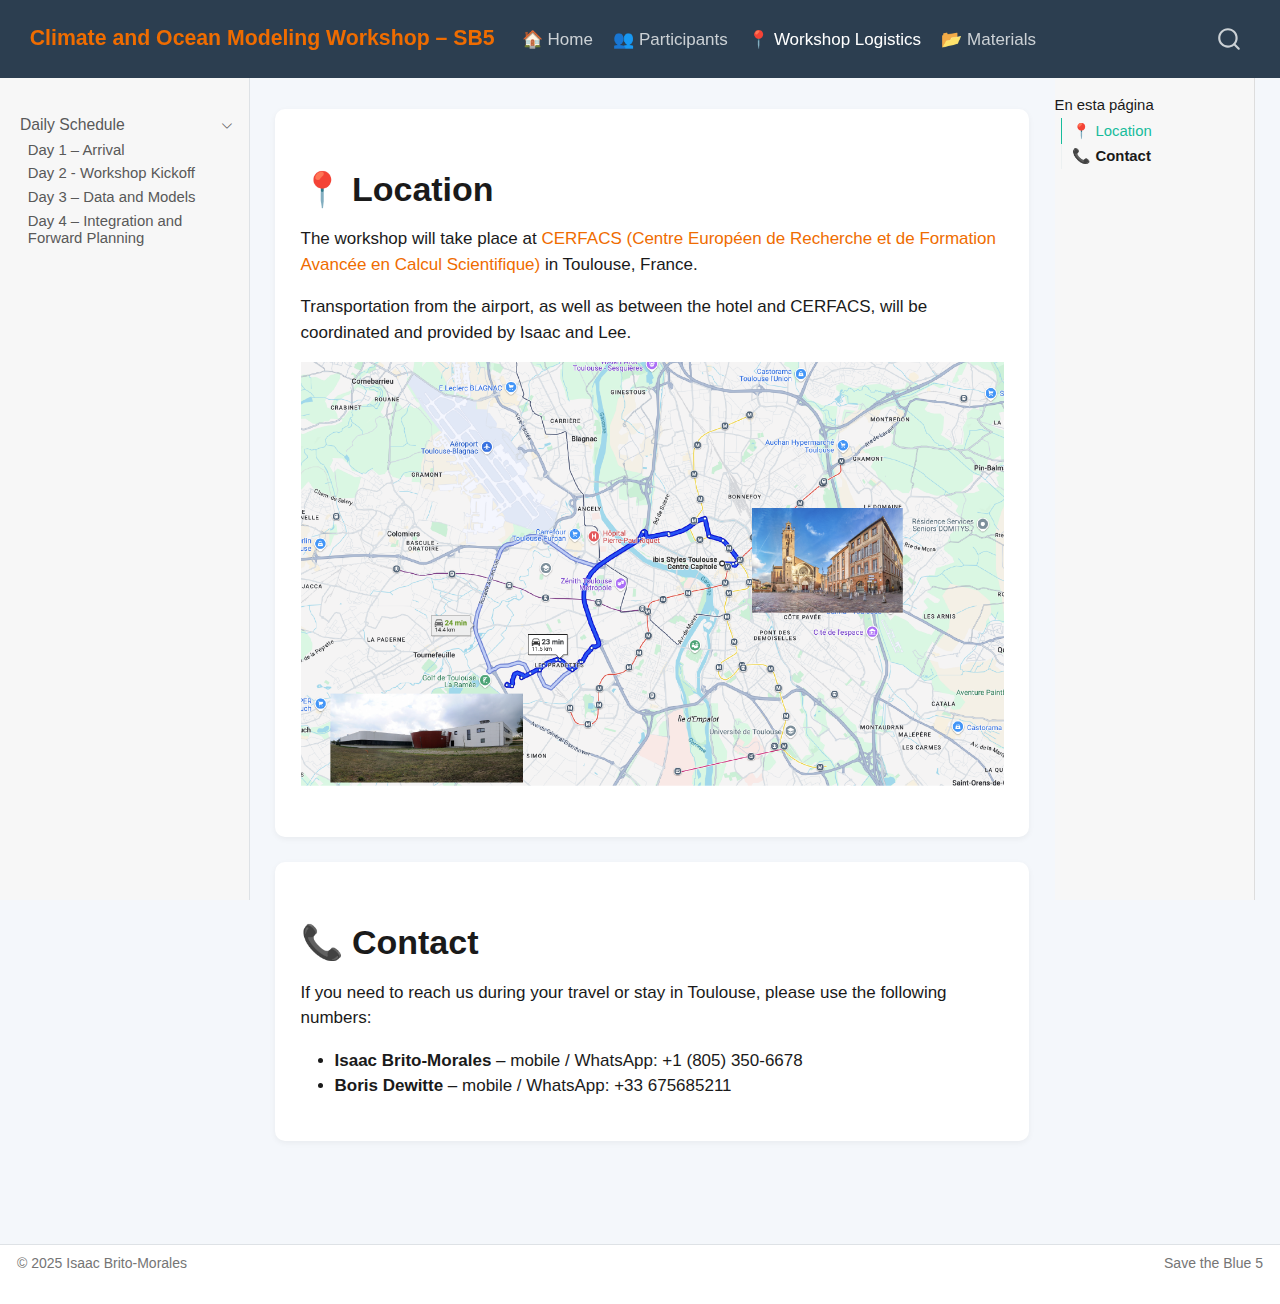
<file: docs/logistics/01_logistics.html>
<!DOCTYPE html>
<html xmlns="http://www.w3.org/1999/xhtml" lang="es" xml:lang="es"><head>

<meta charset="utf-8">
<meta name="generator" content="quarto-1.5.57">

<meta name="viewport" content="width=device-width, initial-scale=1.0, user-scalable=yes">


<title>logistics – Climate and Ocean Modeling Workshop – SB5</title>
<style>
code{white-space: pre-wrap;}
span.smallcaps{font-variant: small-caps;}
div.columns{display: flex; gap: min(4vw, 1.5em);}
div.column{flex: auto; overflow-x: auto;}
div.hanging-indent{margin-left: 1.5em; text-indent: -1.5em;}
ul.task-list{list-style: none;}
ul.task-list li input[type="checkbox"] {
  width: 0.8em;
  margin: 0 0.8em 0.2em -1em; /* quarto-specific, see https://github.com/quarto-dev/quarto-cli/issues/4556 */ 
  vertical-align: middle;
}
</style>


<script src="../site_libs/quarto-nav/quarto-nav.js"></script>
<script src="../site_libs/quarto-nav/headroom.min.js"></script>
<script src="../site_libs/clipboard/clipboard.min.js"></script>
<script src="../site_libs/quarto-search/autocomplete.umd.js"></script>
<script src="../site_libs/quarto-search/fuse.min.js"></script>
<script src="../site_libs/quarto-search/quarto-search.js"></script>
<meta name="quarto:offset" content="../">
<script src="../site_libs/quarto-html/quarto.js"></script>
<script src="../site_libs/quarto-html/popper.min.js"></script>
<script src="../site_libs/quarto-html/tippy.umd.min.js"></script>
<script src="../site_libs/quarto-html/anchor.min.js"></script>
<link href="../site_libs/quarto-html/tippy.css" rel="stylesheet">
<link href="../site_libs/quarto-html/quarto-syntax-highlighting.css" rel="stylesheet" id="quarto-text-highlighting-styles">
<script src="../site_libs/bootstrap/bootstrap.min.js"></script>
<link href="../site_libs/bootstrap/bootstrap-icons.css" rel="stylesheet">
<link href="../site_libs/bootstrap/bootstrap.min.css" rel="stylesheet" id="quarto-bootstrap" data-mode="light">
<script id="quarto-search-options" type="application/json">{
  "location": "navbar",
  "copy-button": false,
  "collapse-after": 3,
  "panel-placement": "end",
  "type": "overlay",
  "limit": 50,
  "keyboard-shortcut": [
    "f",
    "/",
    "s"
  ],
  "show-item-context": false,
  "language": {
    "search-no-results-text": "Sin resultados",
    "search-matching-documents-text": "documentos encontrados",
    "search-copy-link-title": "Copiar el enlace en la búsqueda",
    "search-hide-matches-text": "Ocultar resultados adicionales",
    "search-more-match-text": "resultado adicional en este documento",
    "search-more-matches-text": "resultados adicionales en este documento",
    "search-clear-button-title": "Borrar",
    "search-text-placeholder": "",
    "search-detached-cancel-button-title": "Cancelar",
    "search-submit-button-title": "Enviar",
    "search-label": "Buscar"
  }
}</script>


<link rel="stylesheet" href="../styles.css">
</head>

<body class="nav-sidebar docked nav-fixed">

<div id="quarto-search-results"></div>
  <header id="quarto-header" class="headroom fixed-top">
    <nav class="navbar navbar-expand-lg " data-bs-theme="dark">
      <div class="navbar-container container-fluid">
      <div class="navbar-brand-container mx-auto">
    <a class="navbar-brand" href="../index.html">
    <span class="navbar-title">Climate and Ocean Modeling Workshop – SB5</span>
    </a>
  </div>
            <div id="quarto-search" class="" title="Buscar"></div>
          <button class="navbar-toggler" type="button" data-bs-toggle="collapse" data-bs-target="#navbarCollapse" aria-controls="navbarCollapse" role="menu" aria-expanded="false" aria-label="Navegación de palanca" onclick="if (window.quartoToggleHeadroom) { window.quartoToggleHeadroom(); }">
  <span class="navbar-toggler-icon"></span>
</button>
          <div class="collapse navbar-collapse" id="navbarCollapse">
            <ul class="navbar-nav navbar-nav-scroll me-auto">
  <li class="nav-item">
    <a class="nav-link" href="../01_home.html"> 
<span class="menu-text">🏠 Home</span></a>
  </li>  
  <li class="nav-item">
    <a class="nav-link" href="../participants/01_participants.html"> 
<span class="menu-text">👥 Participants</span></a>
  </li>  
  <li class="nav-item">
    <a class="nav-link active" href="../logistics/01_logistics.html" aria-current="page"> 
<span class="menu-text">📍 Workshop Logistics</span></a>
  </li>  
  <li class="nav-item">
    <a class="nav-link" href="../resources/materials.html"> 
<span class="menu-text">📂 Materials</span></a>
  </li>  
</ul>
          </div> <!-- /navcollapse -->
            <div class="quarto-navbar-tools">
</div>
      </div> <!-- /container-fluid -->
    </nav>
  <nav class="quarto-secondary-nav">
    <div class="container-fluid d-flex">
      <button type="button" class="quarto-btn-toggle btn" data-bs-toggle="collapse" role="button" data-bs-target=".quarto-sidebar-collapse-item" aria-controls="quarto-sidebar" aria-expanded="false" aria-label="Alternar barra lateral" onclick="if (window.quartoToggleHeadroom) { window.quartoToggleHeadroom(); }">
        <i class="bi bi-layout-text-sidebar-reverse"></i>
      </button>
        <nav class="quarto-page-breadcrumbs" aria-label="breadcrumb"><ol class="breadcrumb"></ol></nav>
        <a class="flex-grow-1" role="navigation" data-bs-toggle="collapse" data-bs-target=".quarto-sidebar-collapse-item" aria-controls="quarto-sidebar" aria-expanded="false" aria-label="Alternar barra lateral" onclick="if (window.quartoToggleHeadroom) { window.quartoToggleHeadroom(); }">      
        </a>
    </div>
  </nav>
</header>
<!-- content -->
<div id="quarto-content" class="quarto-container page-columns page-rows-contents page-layout-article page-navbar">
<!-- sidebar -->
  <nav id="quarto-sidebar" class="sidebar collapse collapse-horizontal quarto-sidebar-collapse-item sidebar-navigation docked overflow-auto">
    <div class="sidebar-menu-container"> 
    <ul class="list-unstyled mt-1">
        <li class="sidebar-item sidebar-item-section">
      <div class="sidebar-item-container"> 
            <a class="sidebar-item-text sidebar-link text-start" data-bs-toggle="collapse" data-bs-target="#quarto-sidebar-section-1" role="navigation" aria-expanded="true">
 <span class="menu-text">Daily Schedule</span></a>
          <a class="sidebar-item-toggle text-start" data-bs-toggle="collapse" data-bs-target="#quarto-sidebar-section-1" role="navigation" aria-expanded="true" aria-label="Alternar sección">
            <i class="bi bi-chevron-right ms-2"></i>
          </a> 
      </div>
      <ul id="quarto-sidebar-section-1" class="collapse list-unstyled sidebar-section depth1 show">  
          <li class="sidebar-item">
  <div class="sidebar-item-container"> 
  <a href="../agenda/day1.html" class="sidebar-item-text sidebar-link">
 <span class="menu-text">Day 1 – Arrival</span></a>
  </div>
</li>
          <li class="sidebar-item">
  <div class="sidebar-item-container"> 
  <a href="../agenda/day2.html" class="sidebar-item-text sidebar-link">
 <span class="menu-text">Day 2 - Workshop Kickoff</span></a>
  </div>
</li>
          <li class="sidebar-item">
  <div class="sidebar-item-container"> 
  <a href="../agenda/day3.html" class="sidebar-item-text sidebar-link">
 <span class="menu-text">Day 3 – Data and Models</span></a>
  </div>
</li>
          <li class="sidebar-item">
  <div class="sidebar-item-container"> 
  <a href="../agenda/day4.html" class="sidebar-item-text sidebar-link">
 <span class="menu-text">Day 4 – Integration and Forward Planning</span></a>
  </div>
</li>
      </ul>
  </li>
    </ul>
    </div>
</nav>
<div id="quarto-sidebar-glass" class="quarto-sidebar-collapse-item" data-bs-toggle="collapse" data-bs-target=".quarto-sidebar-collapse-item"></div>
<!-- margin-sidebar -->
    <div id="quarto-margin-sidebar" class="sidebar margin-sidebar">
        <nav id="TOC" role="doc-toc" class="toc-active">
    <h2 id="toc-title">En esta página</h2>
   
  <ul>
  <li><a href="#location" id="toc-location" class="nav-link active" data-scroll-target="#location">📍 Location</a></li>
  <li><a href="#contact" id="toc-contact" class="nav-link" data-scroll-target="#contact">📞 <strong>Contact</strong></a></li>
  </ul>
</nav>
    </div>
<!-- main -->
<main class="content" id="quarto-document-content">




<div class="top-banner">

</div>
<section id="location" class="level1">
<h1>📍 Location</h1>
<p>The workshop will take place at <a href="https://cerfacs.fr/en/home/">CERFACS (Centre Européen de Recherche et de Formation Avancée en Calcul Scientifique)</a> in Toulouse, France.</p>
<p>Transportation from the airport, as well as between the hotel and CERFACS, will be coordinated and provided by Isaac and Lee.</p>
<div class="cell">
<div class="cell-output-display">
<div>
<figure class="figure">
<p><img src="hotel_to_cerfacs.png" class="img-fluid figure-img" style="width:100.0%"></p>
</figure>
</div>
</div>
</div>
</section>
<section id="contact" class="level1">
<h1>📞 <strong>Contact</strong></h1>
<p>If you need to reach us during your travel or stay in Toulouse, please use the following numbers:</p>
<ul>
<li><strong>Isaac Brito-Morales</strong> – mobile / WhatsApp: +1 (805) 350-6678<br>
</li>
<li><strong>Boris Dewitte</strong> – mobile / WhatsApp: +33 675685211</li>
</ul>


</section>

</main> <!-- /main -->
<script id="quarto-html-after-body" type="application/javascript">
window.document.addEventListener("DOMContentLoaded", function (event) {
  const toggleBodyColorMode = (bsSheetEl) => {
    const mode = bsSheetEl.getAttribute("data-mode");
    const bodyEl = window.document.querySelector("body");
    if (mode === "dark") {
      bodyEl.classList.add("quarto-dark");
      bodyEl.classList.remove("quarto-light");
    } else {
      bodyEl.classList.add("quarto-light");
      bodyEl.classList.remove("quarto-dark");
    }
  }
  const toggleBodyColorPrimary = () => {
    const bsSheetEl = window.document.querySelector("link#quarto-bootstrap");
    if (bsSheetEl) {
      toggleBodyColorMode(bsSheetEl);
    }
  }
  toggleBodyColorPrimary();  
  const icon = "";
  const anchorJS = new window.AnchorJS();
  anchorJS.options = {
    placement: 'right',
    icon: icon
  };
  anchorJS.add('.anchored');
  const isCodeAnnotation = (el) => {
    for (const clz of el.classList) {
      if (clz.startsWith('code-annotation-')) {                     
        return true;
      }
    }
    return false;
  }
  const onCopySuccess = function(e) {
    // button target
    const button = e.trigger;
    // don't keep focus
    button.blur();
    // flash "checked"
    button.classList.add('code-copy-button-checked');
    var currentTitle = button.getAttribute("title");
    button.setAttribute("title", "Copiado");
    let tooltip;
    if (window.bootstrap) {
      button.setAttribute("data-bs-toggle", "tooltip");
      button.setAttribute("data-bs-placement", "left");
      button.setAttribute("data-bs-title", "Copiado");
      tooltip = new bootstrap.Tooltip(button, 
        { trigger: "manual", 
          customClass: "code-copy-button-tooltip",
          offset: [0, -8]});
      tooltip.show();    
    }
    setTimeout(function() {
      if (tooltip) {
        tooltip.hide();
        button.removeAttribute("data-bs-title");
        button.removeAttribute("data-bs-toggle");
        button.removeAttribute("data-bs-placement");
      }
      button.setAttribute("title", currentTitle);
      button.classList.remove('code-copy-button-checked');
    }, 1000);
    // clear code selection
    e.clearSelection();
  }
  const getTextToCopy = function(trigger) {
      const codeEl = trigger.previousElementSibling.cloneNode(true);
      for (const childEl of codeEl.children) {
        if (isCodeAnnotation(childEl)) {
          childEl.remove();
        }
      }
      return codeEl.innerText;
  }
  const clipboard = new window.ClipboardJS('.code-copy-button:not([data-in-quarto-modal])', {
    text: getTextToCopy
  });
  clipboard.on('success', onCopySuccess);
  if (window.document.getElementById('quarto-embedded-source-code-modal')) {
    // For code content inside modals, clipBoardJS needs to be initialized with a container option
    // TODO: Check when it could be a function (https://github.com/zenorocha/clipboard.js/issues/860)
    const clipboardModal = new window.ClipboardJS('.code-copy-button[data-in-quarto-modal]', {
      text: getTextToCopy,
      container: window.document.getElementById('quarto-embedded-source-code-modal')
    });
    clipboardModal.on('success', onCopySuccess);
  }
    var localhostRegex = new RegExp(/^(?:http|https):\/\/localhost\:?[0-9]*\//);
    var mailtoRegex = new RegExp(/^mailto:/);
      var filterRegex = new RegExp('/' + window.location.host + '/');
    var isInternal = (href) => {
        return filterRegex.test(href) || localhostRegex.test(href) || mailtoRegex.test(href);
    }
    // Inspect non-navigation links and adorn them if external
 	var links = window.document.querySelectorAll('a[href]:not(.nav-link):not(.navbar-brand):not(.toc-action):not(.sidebar-link):not(.sidebar-item-toggle):not(.pagination-link):not(.no-external):not([aria-hidden]):not(.dropdown-item):not(.quarto-navigation-tool):not(.about-link)');
    for (var i=0; i<links.length; i++) {
      const link = links[i];
      if (!isInternal(link.href)) {
        // undo the damage that might have been done by quarto-nav.js in the case of
        // links that we want to consider external
        if (link.dataset.originalHref !== undefined) {
          link.href = link.dataset.originalHref;
        }
      }
    }
  function tippyHover(el, contentFn, onTriggerFn, onUntriggerFn) {
    const config = {
      allowHTML: true,
      maxWidth: 500,
      delay: 100,
      arrow: false,
      appendTo: function(el) {
          return el.parentElement;
      },
      interactive: true,
      interactiveBorder: 10,
      theme: 'quarto',
      placement: 'bottom-start',
    };
    if (contentFn) {
      config.content = contentFn;
    }
    if (onTriggerFn) {
      config.onTrigger = onTriggerFn;
    }
    if (onUntriggerFn) {
      config.onUntrigger = onUntriggerFn;
    }
    window.tippy(el, config); 
  }
  const noterefs = window.document.querySelectorAll('a[role="doc-noteref"]');
  for (var i=0; i<noterefs.length; i++) {
    const ref = noterefs[i];
    tippyHover(ref, function() {
      // use id or data attribute instead here
      let href = ref.getAttribute('data-footnote-href') || ref.getAttribute('href');
      try { href = new URL(href).hash; } catch {}
      const id = href.replace(/^#\/?/, "");
      const note = window.document.getElementById(id);
      if (note) {
        return note.innerHTML;
      } else {
        return "";
      }
    });
  }
  const xrefs = window.document.querySelectorAll('a.quarto-xref');
  const processXRef = (id, note) => {
    // Strip column container classes
    const stripColumnClz = (el) => {
      el.classList.remove("page-full", "page-columns");
      if (el.children) {
        for (const child of el.children) {
          stripColumnClz(child);
        }
      }
    }
    stripColumnClz(note)
    if (id === null || id.startsWith('sec-')) {
      // Special case sections, only their first couple elements
      const container = document.createElement("div");
      if (note.children && note.children.length > 2) {
        container.appendChild(note.children[0].cloneNode(true));
        for (let i = 1; i < note.children.length; i++) {
          const child = note.children[i];
          if (child.tagName === "P" && child.innerText === "") {
            continue;
          } else {
            container.appendChild(child.cloneNode(true));
            break;
          }
        }
        if (window.Quarto?.typesetMath) {
          window.Quarto.typesetMath(container);
        }
        return container.innerHTML
      } else {
        if (window.Quarto?.typesetMath) {
          window.Quarto.typesetMath(note);
        }
        return note.innerHTML;
      }
    } else {
      // Remove any anchor links if they are present
      const anchorLink = note.querySelector('a.anchorjs-link');
      if (anchorLink) {
        anchorLink.remove();
      }
      if (window.Quarto?.typesetMath) {
        window.Quarto.typesetMath(note);
      }
      // TODO in 1.5, we should make sure this works without a callout special case
      if (note.classList.contains("callout")) {
        return note.outerHTML;
      } else {
        return note.innerHTML;
      }
    }
  }
  for (var i=0; i<xrefs.length; i++) {
    const xref = xrefs[i];
    tippyHover(xref, undefined, function(instance) {
      instance.disable();
      let url = xref.getAttribute('href');
      let hash = undefined; 
      if (url.startsWith('#')) {
        hash = url;
      } else {
        try { hash = new URL(url).hash; } catch {}
      }
      if (hash) {
        const id = hash.replace(/^#\/?/, "");
        const note = window.document.getElementById(id);
        if (note !== null) {
          try {
            const html = processXRef(id, note.cloneNode(true));
            instance.setContent(html);
          } finally {
            instance.enable();
            instance.show();
          }
        } else {
          // See if we can fetch this
          fetch(url.split('#')[0])
          .then(res => res.text())
          .then(html => {
            const parser = new DOMParser();
            const htmlDoc = parser.parseFromString(html, "text/html");
            const note = htmlDoc.getElementById(id);
            if (note !== null) {
              const html = processXRef(id, note);
              instance.setContent(html);
            } 
          }).finally(() => {
            instance.enable();
            instance.show();
          });
        }
      } else {
        // See if we can fetch a full url (with no hash to target)
        // This is a special case and we should probably do some content thinning / targeting
        fetch(url)
        .then(res => res.text())
        .then(html => {
          const parser = new DOMParser();
          const htmlDoc = parser.parseFromString(html, "text/html");
          const note = htmlDoc.querySelector('main.content');
          if (note !== null) {
            // This should only happen for chapter cross references
            // (since there is no id in the URL)
            // remove the first header
            if (note.children.length > 0 && note.children[0].tagName === "HEADER") {
              note.children[0].remove();
            }
            const html = processXRef(null, note);
            instance.setContent(html);
          } 
        }).finally(() => {
          instance.enable();
          instance.show();
        });
      }
    }, function(instance) {
    });
  }
      let selectedAnnoteEl;
      const selectorForAnnotation = ( cell, annotation) => {
        let cellAttr = 'data-code-cell="' + cell + '"';
        let lineAttr = 'data-code-annotation="' +  annotation + '"';
        const selector = 'span[' + cellAttr + '][' + lineAttr + ']';
        return selector;
      }
      const selectCodeLines = (annoteEl) => {
        const doc = window.document;
        const targetCell = annoteEl.getAttribute("data-target-cell");
        const targetAnnotation = annoteEl.getAttribute("data-target-annotation");
        const annoteSpan = window.document.querySelector(selectorForAnnotation(targetCell, targetAnnotation));
        const lines = annoteSpan.getAttribute("data-code-lines").split(",");
        const lineIds = lines.map((line) => {
          return targetCell + "-" + line;
        })
        let top = null;
        let height = null;
        let parent = null;
        if (lineIds.length > 0) {
            //compute the position of the single el (top and bottom and make a div)
            const el = window.document.getElementById(lineIds[0]);
            top = el.offsetTop;
            height = el.offsetHeight;
            parent = el.parentElement.parentElement;
          if (lineIds.length > 1) {
            const lastEl = window.document.getElementById(lineIds[lineIds.length - 1]);
            const bottom = lastEl.offsetTop + lastEl.offsetHeight;
            height = bottom - top;
          }
          if (top !== null && height !== null && parent !== null) {
            // cook up a div (if necessary) and position it 
            let div = window.document.getElementById("code-annotation-line-highlight");
            if (div === null) {
              div = window.document.createElement("div");
              div.setAttribute("id", "code-annotation-line-highlight");
              div.style.position = 'absolute';
              parent.appendChild(div);
            }
            div.style.top = top - 2 + "px";
            div.style.height = height + 4 + "px";
            div.style.left = 0;
            let gutterDiv = window.document.getElementById("code-annotation-line-highlight-gutter");
            if (gutterDiv === null) {
              gutterDiv = window.document.createElement("div");
              gutterDiv.setAttribute("id", "code-annotation-line-highlight-gutter");
              gutterDiv.style.position = 'absolute';
              const codeCell = window.document.getElementById(targetCell);
              const gutter = codeCell.querySelector('.code-annotation-gutter');
              gutter.appendChild(gutterDiv);
            }
            gutterDiv.style.top = top - 2 + "px";
            gutterDiv.style.height = height + 4 + "px";
          }
          selectedAnnoteEl = annoteEl;
        }
      };
      const unselectCodeLines = () => {
        const elementsIds = ["code-annotation-line-highlight", "code-annotation-line-highlight-gutter"];
        elementsIds.forEach((elId) => {
          const div = window.document.getElementById(elId);
          if (div) {
            div.remove();
          }
        });
        selectedAnnoteEl = undefined;
      };
        // Handle positioning of the toggle
    window.addEventListener(
      "resize",
      throttle(() => {
        elRect = undefined;
        if (selectedAnnoteEl) {
          selectCodeLines(selectedAnnoteEl);
        }
      }, 10)
    );
    function throttle(fn, ms) {
    let throttle = false;
    let timer;
      return (...args) => {
        if(!throttle) { // first call gets through
            fn.apply(this, args);
            throttle = true;
        } else { // all the others get throttled
            if(timer) clearTimeout(timer); // cancel #2
            timer = setTimeout(() => {
              fn.apply(this, args);
              timer = throttle = false;
            }, ms);
        }
      };
    }
      // Attach click handler to the DT
      const annoteDls = window.document.querySelectorAll('dt[data-target-cell]');
      for (const annoteDlNode of annoteDls) {
        annoteDlNode.addEventListener('click', (event) => {
          const clickedEl = event.target;
          if (clickedEl !== selectedAnnoteEl) {
            unselectCodeLines();
            const activeEl = window.document.querySelector('dt[data-target-cell].code-annotation-active');
            if (activeEl) {
              activeEl.classList.remove('code-annotation-active');
            }
            selectCodeLines(clickedEl);
            clickedEl.classList.add('code-annotation-active');
          } else {
            // Unselect the line
            unselectCodeLines();
            clickedEl.classList.remove('code-annotation-active');
          }
        });
      }
  const findCites = (el) => {
    const parentEl = el.parentElement;
    if (parentEl) {
      const cites = parentEl.dataset.cites;
      if (cites) {
        return {
          el,
          cites: cites.split(' ')
        };
      } else {
        return findCites(el.parentElement)
      }
    } else {
      return undefined;
    }
  };
  var bibliorefs = window.document.querySelectorAll('a[role="doc-biblioref"]');
  for (var i=0; i<bibliorefs.length; i++) {
    const ref = bibliorefs[i];
    const citeInfo = findCites(ref);
    if (citeInfo) {
      tippyHover(citeInfo.el, function() {
        var popup = window.document.createElement('div');
        citeInfo.cites.forEach(function(cite) {
          var citeDiv = window.document.createElement('div');
          citeDiv.classList.add('hanging-indent');
          citeDiv.classList.add('csl-entry');
          var biblioDiv = window.document.getElementById('ref-' + cite);
          if (biblioDiv) {
            citeDiv.innerHTML = biblioDiv.innerHTML;
          }
          popup.appendChild(citeDiv);
        });
        return popup.innerHTML;
      });
    }
  }
});
</script>
</div> <!-- /content -->
<footer class="footer">
  <div class="nav-footer">
    <div class="nav-footer-left">
<p>© 2025 Isaac Brito-Morales</p>
</div>   
    <div class="nav-footer-center">
      &nbsp;
    </div>
    <div class="nav-footer-right">
<p>Save the Blue 5</p>
</div>
  </div>
</footer>




</body></html>
</file>
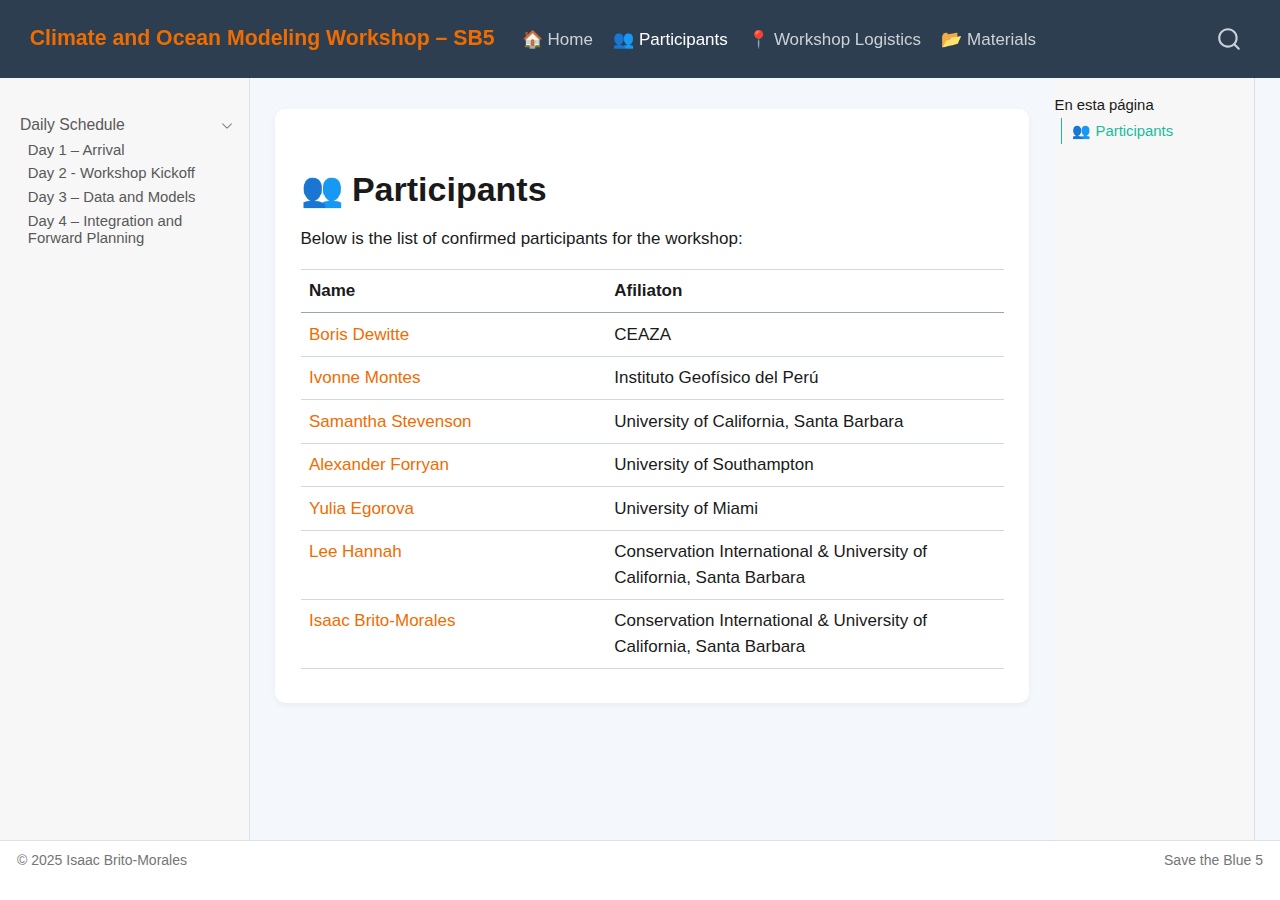
<file: docs/participants/01_participants.html>
<!DOCTYPE html>
<html xmlns="http://www.w3.org/1999/xhtml" lang="es" xml:lang="es"><head>

<meta charset="utf-8">
<meta name="generator" content="quarto-1.5.57">

<meta name="viewport" content="width=device-width, initial-scale=1.0, user-scalable=yes">


<title>participants – Climate and Ocean Modeling Workshop – SB5</title>
<style>
code{white-space: pre-wrap;}
span.smallcaps{font-variant: small-caps;}
div.columns{display: flex; gap: min(4vw, 1.5em);}
div.column{flex: auto; overflow-x: auto;}
div.hanging-indent{margin-left: 1.5em; text-indent: -1.5em;}
ul.task-list{list-style: none;}
ul.task-list li input[type="checkbox"] {
  width: 0.8em;
  margin: 0 0.8em 0.2em -1em; /* quarto-specific, see https://github.com/quarto-dev/quarto-cli/issues/4556 */ 
  vertical-align: middle;
}
</style>


<script src="../site_libs/quarto-nav/quarto-nav.js"></script>
<script src="../site_libs/quarto-nav/headroom.min.js"></script>
<script src="../site_libs/clipboard/clipboard.min.js"></script>
<script src="../site_libs/quarto-search/autocomplete.umd.js"></script>
<script src="../site_libs/quarto-search/fuse.min.js"></script>
<script src="../site_libs/quarto-search/quarto-search.js"></script>
<meta name="quarto:offset" content="../">
<script src="../site_libs/quarto-html/quarto.js"></script>
<script src="../site_libs/quarto-html/popper.min.js"></script>
<script src="../site_libs/quarto-html/tippy.umd.min.js"></script>
<script src="../site_libs/quarto-html/anchor.min.js"></script>
<link href="../site_libs/quarto-html/tippy.css" rel="stylesheet">
<link href="../site_libs/quarto-html/quarto-syntax-highlighting.css" rel="stylesheet" id="quarto-text-highlighting-styles">
<script src="../site_libs/bootstrap/bootstrap.min.js"></script>
<link href="../site_libs/bootstrap/bootstrap-icons.css" rel="stylesheet">
<link href="../site_libs/bootstrap/bootstrap.min.css" rel="stylesheet" id="quarto-bootstrap" data-mode="light">
<script id="quarto-search-options" type="application/json">{
  "location": "navbar",
  "copy-button": false,
  "collapse-after": 3,
  "panel-placement": "end",
  "type": "overlay",
  "limit": 50,
  "keyboard-shortcut": [
    "f",
    "/",
    "s"
  ],
  "show-item-context": false,
  "language": {
    "search-no-results-text": "Sin resultados",
    "search-matching-documents-text": "documentos encontrados",
    "search-copy-link-title": "Copiar el enlace en la búsqueda",
    "search-hide-matches-text": "Ocultar resultados adicionales",
    "search-more-match-text": "resultado adicional en este documento",
    "search-more-matches-text": "resultados adicionales en este documento",
    "search-clear-button-title": "Borrar",
    "search-text-placeholder": "",
    "search-detached-cancel-button-title": "Cancelar",
    "search-submit-button-title": "Enviar",
    "search-label": "Buscar"
  }
}</script>


<link rel="stylesheet" href="../styles.css">
</head>

<body class="nav-sidebar docked nav-fixed">

<div id="quarto-search-results"></div>
  <header id="quarto-header" class="headroom fixed-top">
    <nav class="navbar navbar-expand-lg " data-bs-theme="dark">
      <div class="navbar-container container-fluid">
      <div class="navbar-brand-container mx-auto">
    <a class="navbar-brand" href="../index.html">
    <span class="navbar-title">Climate and Ocean Modeling Workshop – SB5</span>
    </a>
  </div>
            <div id="quarto-search" class="" title="Buscar"></div>
          <button class="navbar-toggler" type="button" data-bs-toggle="collapse" data-bs-target="#navbarCollapse" aria-controls="navbarCollapse" role="menu" aria-expanded="false" aria-label="Navegación de palanca" onclick="if (window.quartoToggleHeadroom) { window.quartoToggleHeadroom(); }">
  <span class="navbar-toggler-icon"></span>
</button>
          <div class="collapse navbar-collapse" id="navbarCollapse">
            <ul class="navbar-nav navbar-nav-scroll me-auto">
  <li class="nav-item">
    <a class="nav-link" href="../01_home.html"> 
<span class="menu-text">🏠 Home</span></a>
  </li>  
  <li class="nav-item">
    <a class="nav-link active" href="../participants/01_participants.html" aria-current="page"> 
<span class="menu-text">👥 Participants</span></a>
  </li>  
  <li class="nav-item">
    <a class="nav-link" href="../logistics/01_logistics.html"> 
<span class="menu-text">📍 Workshop Logistics</span></a>
  </li>  
  <li class="nav-item">
    <a class="nav-link" href="../resources/materials.html"> 
<span class="menu-text">📂 Materials</span></a>
  </li>  
</ul>
          </div> <!-- /navcollapse -->
            <div class="quarto-navbar-tools">
</div>
      </div> <!-- /container-fluid -->
    </nav>
  <nav class="quarto-secondary-nav">
    <div class="container-fluid d-flex">
      <button type="button" class="quarto-btn-toggle btn" data-bs-toggle="collapse" role="button" data-bs-target=".quarto-sidebar-collapse-item" aria-controls="quarto-sidebar" aria-expanded="false" aria-label="Alternar barra lateral" onclick="if (window.quartoToggleHeadroom) { window.quartoToggleHeadroom(); }">
        <i class="bi bi-layout-text-sidebar-reverse"></i>
      </button>
        <nav class="quarto-page-breadcrumbs" aria-label="breadcrumb"><ol class="breadcrumb"></ol></nav>
        <a class="flex-grow-1" role="navigation" data-bs-toggle="collapse" data-bs-target=".quarto-sidebar-collapse-item" aria-controls="quarto-sidebar" aria-expanded="false" aria-label="Alternar barra lateral" onclick="if (window.quartoToggleHeadroom) { window.quartoToggleHeadroom(); }">      
        </a>
    </div>
  </nav>
</header>
<!-- content -->
<div id="quarto-content" class="quarto-container page-columns page-rows-contents page-layout-article page-navbar">
<!-- sidebar -->
  <nav id="quarto-sidebar" class="sidebar collapse collapse-horizontal quarto-sidebar-collapse-item sidebar-navigation docked overflow-auto">
    <div class="sidebar-menu-container"> 
    <ul class="list-unstyled mt-1">
        <li class="sidebar-item sidebar-item-section">
      <div class="sidebar-item-container"> 
            <a class="sidebar-item-text sidebar-link text-start" data-bs-toggle="collapse" data-bs-target="#quarto-sidebar-section-1" role="navigation" aria-expanded="true">
 <span class="menu-text">Daily Schedule</span></a>
          <a class="sidebar-item-toggle text-start" data-bs-toggle="collapse" data-bs-target="#quarto-sidebar-section-1" role="navigation" aria-expanded="true" aria-label="Alternar sección">
            <i class="bi bi-chevron-right ms-2"></i>
          </a> 
      </div>
      <ul id="quarto-sidebar-section-1" class="collapse list-unstyled sidebar-section depth1 show">  
          <li class="sidebar-item">
  <div class="sidebar-item-container"> 
  <a href="../agenda/day1.html" class="sidebar-item-text sidebar-link">
 <span class="menu-text">Day 1 – Arrival</span></a>
  </div>
</li>
          <li class="sidebar-item">
  <div class="sidebar-item-container"> 
  <a href="../agenda/day2.html" class="sidebar-item-text sidebar-link">
 <span class="menu-text">Day 2 - Workshop Kickoff</span></a>
  </div>
</li>
          <li class="sidebar-item">
  <div class="sidebar-item-container"> 
  <a href="../agenda/day3.html" class="sidebar-item-text sidebar-link">
 <span class="menu-text">Day 3 – Data and Models</span></a>
  </div>
</li>
          <li class="sidebar-item">
  <div class="sidebar-item-container"> 
  <a href="../agenda/day4.html" class="sidebar-item-text sidebar-link">
 <span class="menu-text">Day 4 – Integration and Forward Planning</span></a>
  </div>
</li>
      </ul>
  </li>
    </ul>
    </div>
</nav>
<div id="quarto-sidebar-glass" class="quarto-sidebar-collapse-item" data-bs-toggle="collapse" data-bs-target=".quarto-sidebar-collapse-item"></div>
<!-- margin-sidebar -->
    <div id="quarto-margin-sidebar" class="sidebar margin-sidebar">
        <nav id="TOC" role="doc-toc" class="toc-active">
    <h2 id="toc-title">En esta página</h2>
   
  <ul>
  <li><a href="#participants" id="toc-participants" class="nav-link active" data-scroll-target="#participants">👥 Participants</a></li>
  </ul>
</nav>
    </div>
<!-- main -->
<main class="content" id="quarto-document-content">




<div class="top-banner">

</div>
<section id="participants" class="level1">
<h1>👥 Participants</h1>
<p>Below is the list of confirmed participants for the workshop:</p>
<table class="caption-top table">
<colgroup>
<col style="width: 43%">
<col style="width: 56%">
</colgroup>
<thead>
<tr class="header">
<th><strong>Name</strong></th>
<th><strong>Afiliaton</strong></th>
</tr>
</thead>
<tbody>
<tr class="odd">
<td><a href="https://scholar.google.com/citations?user=82f1hx0AAAAJ&amp;hl=fr" target="_blank">Boris Dewitte</a></td>
<td>CEAZA</td>
</tr>
<tr class="even">
<td><a href="https://scholar.google.com.pe/citations?hl=en&amp;user=pv3O6L4AAAAJ&amp;view_op=list_works&amp;sortby=pubdate" target="_blank">Ivonne Montes</a></td>
<td>Instituto Geofísico del Perú</td>
</tr>
<tr class="odd">
<td><a href="https://scholar.google.com/citations?hl=en&amp;user=vNZ4mYoAAAAJ&amp;view_op=list_works&amp;sortby=pubdate">Samantha Stevenson</a></td>
<td>University of California, Santa Barbara</td>
</tr>
<tr class="even">
<td><a href="https://www.southampton.ac.uk/people/5x86qd/mr-alexander-forryan">Alexander Forryan</a></td>
<td>University of Southampton</td>
</tr>
<tr class="odd">
<td><a href="https://scholar.google.ca/citations?hl=en&amp;user=0iErUx4AAAAJ&amp;view_op=list_works&amp;sortby=pubdate" target="_blank">Yulia Egorova</a></td>
<td>University of Miami</td>
</tr>
<tr class="even">
<td><a href="https://www.conservation.org/experts-list/dr-lee-hannah" target="_blank">Lee Hannah</a></td>
<td>Conservation International &amp; University of California, Santa Barbara</td>
</tr>
<tr class="odd">
<td><a href="https://scholar.google.com.au/citations?hl=en&amp;view_op=list_works&amp;gmla=AJsN-F5xl24DTIsGvaLU0eC3m1MDcho9MYiREe36Fg2N9Gi43a7GrLAl9R9cx9tlP3Ojy3Pbw3vQR5GjWGaxFt8PX-UPtBPkYpyCpTKp2huz5V-G2VpbMQ0&amp;user=o0-V01oAAAAJ#" target="_blank">Isaac Brito-Morales</a></td>
<td>Conservation International &amp; University of California, Santa Barbara</td>
</tr>
</tbody>
</table>


</section>

</main> <!-- /main -->
<script id="quarto-html-after-body" type="application/javascript">
window.document.addEventListener("DOMContentLoaded", function (event) {
  const toggleBodyColorMode = (bsSheetEl) => {
    const mode = bsSheetEl.getAttribute("data-mode");
    const bodyEl = window.document.querySelector("body");
    if (mode === "dark") {
      bodyEl.classList.add("quarto-dark");
      bodyEl.classList.remove("quarto-light");
    } else {
      bodyEl.classList.add("quarto-light");
      bodyEl.classList.remove("quarto-dark");
    }
  }
  const toggleBodyColorPrimary = () => {
    const bsSheetEl = window.document.querySelector("link#quarto-bootstrap");
    if (bsSheetEl) {
      toggleBodyColorMode(bsSheetEl);
    }
  }
  toggleBodyColorPrimary();  
  const icon = "";
  const anchorJS = new window.AnchorJS();
  anchorJS.options = {
    placement: 'right',
    icon: icon
  };
  anchorJS.add('.anchored');
  const isCodeAnnotation = (el) => {
    for (const clz of el.classList) {
      if (clz.startsWith('code-annotation-')) {                     
        return true;
      }
    }
    return false;
  }
  const onCopySuccess = function(e) {
    // button target
    const button = e.trigger;
    // don't keep focus
    button.blur();
    // flash "checked"
    button.classList.add('code-copy-button-checked');
    var currentTitle = button.getAttribute("title");
    button.setAttribute("title", "Copiado");
    let tooltip;
    if (window.bootstrap) {
      button.setAttribute("data-bs-toggle", "tooltip");
      button.setAttribute("data-bs-placement", "left");
      button.setAttribute("data-bs-title", "Copiado");
      tooltip = new bootstrap.Tooltip(button, 
        { trigger: "manual", 
          customClass: "code-copy-button-tooltip",
          offset: [0, -8]});
      tooltip.show();    
    }
    setTimeout(function() {
      if (tooltip) {
        tooltip.hide();
        button.removeAttribute("data-bs-title");
        button.removeAttribute("data-bs-toggle");
        button.removeAttribute("data-bs-placement");
      }
      button.setAttribute("title", currentTitle);
      button.classList.remove('code-copy-button-checked');
    }, 1000);
    // clear code selection
    e.clearSelection();
  }
  const getTextToCopy = function(trigger) {
      const codeEl = trigger.previousElementSibling.cloneNode(true);
      for (const childEl of codeEl.children) {
        if (isCodeAnnotation(childEl)) {
          childEl.remove();
        }
      }
      return codeEl.innerText;
  }
  const clipboard = new window.ClipboardJS('.code-copy-button:not([data-in-quarto-modal])', {
    text: getTextToCopy
  });
  clipboard.on('success', onCopySuccess);
  if (window.document.getElementById('quarto-embedded-source-code-modal')) {
    // For code content inside modals, clipBoardJS needs to be initialized with a container option
    // TODO: Check when it could be a function (https://github.com/zenorocha/clipboard.js/issues/860)
    const clipboardModal = new window.ClipboardJS('.code-copy-button[data-in-quarto-modal]', {
      text: getTextToCopy,
      container: window.document.getElementById('quarto-embedded-source-code-modal')
    });
    clipboardModal.on('success', onCopySuccess);
  }
    var localhostRegex = new RegExp(/^(?:http|https):\/\/localhost\:?[0-9]*\//);
    var mailtoRegex = new RegExp(/^mailto:/);
      var filterRegex = new RegExp('/' + window.location.host + '/');
    var isInternal = (href) => {
        return filterRegex.test(href) || localhostRegex.test(href) || mailtoRegex.test(href);
    }
    // Inspect non-navigation links and adorn them if external
 	var links = window.document.querySelectorAll('a[href]:not(.nav-link):not(.navbar-brand):not(.toc-action):not(.sidebar-link):not(.sidebar-item-toggle):not(.pagination-link):not(.no-external):not([aria-hidden]):not(.dropdown-item):not(.quarto-navigation-tool):not(.about-link)');
    for (var i=0; i<links.length; i++) {
      const link = links[i];
      if (!isInternal(link.href)) {
        // undo the damage that might have been done by quarto-nav.js in the case of
        // links that we want to consider external
        if (link.dataset.originalHref !== undefined) {
          link.href = link.dataset.originalHref;
        }
      }
    }
  function tippyHover(el, contentFn, onTriggerFn, onUntriggerFn) {
    const config = {
      allowHTML: true,
      maxWidth: 500,
      delay: 100,
      arrow: false,
      appendTo: function(el) {
          return el.parentElement;
      },
      interactive: true,
      interactiveBorder: 10,
      theme: 'quarto',
      placement: 'bottom-start',
    };
    if (contentFn) {
      config.content = contentFn;
    }
    if (onTriggerFn) {
      config.onTrigger = onTriggerFn;
    }
    if (onUntriggerFn) {
      config.onUntrigger = onUntriggerFn;
    }
    window.tippy(el, config); 
  }
  const noterefs = window.document.querySelectorAll('a[role="doc-noteref"]');
  for (var i=0; i<noterefs.length; i++) {
    const ref = noterefs[i];
    tippyHover(ref, function() {
      // use id or data attribute instead here
      let href = ref.getAttribute('data-footnote-href') || ref.getAttribute('href');
      try { href = new URL(href).hash; } catch {}
      const id = href.replace(/^#\/?/, "");
      const note = window.document.getElementById(id);
      if (note) {
        return note.innerHTML;
      } else {
        return "";
      }
    });
  }
  const xrefs = window.document.querySelectorAll('a.quarto-xref');
  const processXRef = (id, note) => {
    // Strip column container classes
    const stripColumnClz = (el) => {
      el.classList.remove("page-full", "page-columns");
      if (el.children) {
        for (const child of el.children) {
          stripColumnClz(child);
        }
      }
    }
    stripColumnClz(note)
    if (id === null || id.startsWith('sec-')) {
      // Special case sections, only their first couple elements
      const container = document.createElement("div");
      if (note.children && note.children.length > 2) {
        container.appendChild(note.children[0].cloneNode(true));
        for (let i = 1; i < note.children.length; i++) {
          const child = note.children[i];
          if (child.tagName === "P" && child.innerText === "") {
            continue;
          } else {
            container.appendChild(child.cloneNode(true));
            break;
          }
        }
        if (window.Quarto?.typesetMath) {
          window.Quarto.typesetMath(container);
        }
        return container.innerHTML
      } else {
        if (window.Quarto?.typesetMath) {
          window.Quarto.typesetMath(note);
        }
        return note.innerHTML;
      }
    } else {
      // Remove any anchor links if they are present
      const anchorLink = note.querySelector('a.anchorjs-link');
      if (anchorLink) {
        anchorLink.remove();
      }
      if (window.Quarto?.typesetMath) {
        window.Quarto.typesetMath(note);
      }
      // TODO in 1.5, we should make sure this works without a callout special case
      if (note.classList.contains("callout")) {
        return note.outerHTML;
      } else {
        return note.innerHTML;
      }
    }
  }
  for (var i=0; i<xrefs.length; i++) {
    const xref = xrefs[i];
    tippyHover(xref, undefined, function(instance) {
      instance.disable();
      let url = xref.getAttribute('href');
      let hash = undefined; 
      if (url.startsWith('#')) {
        hash = url;
      } else {
        try { hash = new URL(url).hash; } catch {}
      }
      if (hash) {
        const id = hash.replace(/^#\/?/, "");
        const note = window.document.getElementById(id);
        if (note !== null) {
          try {
            const html = processXRef(id, note.cloneNode(true));
            instance.setContent(html);
          } finally {
            instance.enable();
            instance.show();
          }
        } else {
          // See if we can fetch this
          fetch(url.split('#')[0])
          .then(res => res.text())
          .then(html => {
            const parser = new DOMParser();
            const htmlDoc = parser.parseFromString(html, "text/html");
            const note = htmlDoc.getElementById(id);
            if (note !== null) {
              const html = processXRef(id, note);
              instance.setContent(html);
            } 
          }).finally(() => {
            instance.enable();
            instance.show();
          });
        }
      } else {
        // See if we can fetch a full url (with no hash to target)
        // This is a special case and we should probably do some content thinning / targeting
        fetch(url)
        .then(res => res.text())
        .then(html => {
          const parser = new DOMParser();
          const htmlDoc = parser.parseFromString(html, "text/html");
          const note = htmlDoc.querySelector('main.content');
          if (note !== null) {
            // This should only happen for chapter cross references
            // (since there is no id in the URL)
            // remove the first header
            if (note.children.length > 0 && note.children[0].tagName === "HEADER") {
              note.children[0].remove();
            }
            const html = processXRef(null, note);
            instance.setContent(html);
          } 
        }).finally(() => {
          instance.enable();
          instance.show();
        });
      }
    }, function(instance) {
    });
  }
      let selectedAnnoteEl;
      const selectorForAnnotation = ( cell, annotation) => {
        let cellAttr = 'data-code-cell="' + cell + '"';
        let lineAttr = 'data-code-annotation="' +  annotation + '"';
        const selector = 'span[' + cellAttr + '][' + lineAttr + ']';
        return selector;
      }
      const selectCodeLines = (annoteEl) => {
        const doc = window.document;
        const targetCell = annoteEl.getAttribute("data-target-cell");
        const targetAnnotation = annoteEl.getAttribute("data-target-annotation");
        const annoteSpan = window.document.querySelector(selectorForAnnotation(targetCell, targetAnnotation));
        const lines = annoteSpan.getAttribute("data-code-lines").split(",");
        const lineIds = lines.map((line) => {
          return targetCell + "-" + line;
        })
        let top = null;
        let height = null;
        let parent = null;
        if (lineIds.length > 0) {
            //compute the position of the single el (top and bottom and make a div)
            const el = window.document.getElementById(lineIds[0]);
            top = el.offsetTop;
            height = el.offsetHeight;
            parent = el.parentElement.parentElement;
          if (lineIds.length > 1) {
            const lastEl = window.document.getElementById(lineIds[lineIds.length - 1]);
            const bottom = lastEl.offsetTop + lastEl.offsetHeight;
            height = bottom - top;
          }
          if (top !== null && height !== null && parent !== null) {
            // cook up a div (if necessary) and position it 
            let div = window.document.getElementById("code-annotation-line-highlight");
            if (div === null) {
              div = window.document.createElement("div");
              div.setAttribute("id", "code-annotation-line-highlight");
              div.style.position = 'absolute';
              parent.appendChild(div);
            }
            div.style.top = top - 2 + "px";
            div.style.height = height + 4 + "px";
            div.style.left = 0;
            let gutterDiv = window.document.getElementById("code-annotation-line-highlight-gutter");
            if (gutterDiv === null) {
              gutterDiv = window.document.createElement("div");
              gutterDiv.setAttribute("id", "code-annotation-line-highlight-gutter");
              gutterDiv.style.position = 'absolute';
              const codeCell = window.document.getElementById(targetCell);
              const gutter = codeCell.querySelector('.code-annotation-gutter');
              gutter.appendChild(gutterDiv);
            }
            gutterDiv.style.top = top - 2 + "px";
            gutterDiv.style.height = height + 4 + "px";
          }
          selectedAnnoteEl = annoteEl;
        }
      };
      const unselectCodeLines = () => {
        const elementsIds = ["code-annotation-line-highlight", "code-annotation-line-highlight-gutter"];
        elementsIds.forEach((elId) => {
          const div = window.document.getElementById(elId);
          if (div) {
            div.remove();
          }
        });
        selectedAnnoteEl = undefined;
      };
        // Handle positioning of the toggle
    window.addEventListener(
      "resize",
      throttle(() => {
        elRect = undefined;
        if (selectedAnnoteEl) {
          selectCodeLines(selectedAnnoteEl);
        }
      }, 10)
    );
    function throttle(fn, ms) {
    let throttle = false;
    let timer;
      return (...args) => {
        if(!throttle) { // first call gets through
            fn.apply(this, args);
            throttle = true;
        } else { // all the others get throttled
            if(timer) clearTimeout(timer); // cancel #2
            timer = setTimeout(() => {
              fn.apply(this, args);
              timer = throttle = false;
            }, ms);
        }
      };
    }
      // Attach click handler to the DT
      const annoteDls = window.document.querySelectorAll('dt[data-target-cell]');
      for (const annoteDlNode of annoteDls) {
        annoteDlNode.addEventListener('click', (event) => {
          const clickedEl = event.target;
          if (clickedEl !== selectedAnnoteEl) {
            unselectCodeLines();
            const activeEl = window.document.querySelector('dt[data-target-cell].code-annotation-active');
            if (activeEl) {
              activeEl.classList.remove('code-annotation-active');
            }
            selectCodeLines(clickedEl);
            clickedEl.classList.add('code-annotation-active');
          } else {
            // Unselect the line
            unselectCodeLines();
            clickedEl.classList.remove('code-annotation-active');
          }
        });
      }
  const findCites = (el) => {
    const parentEl = el.parentElement;
    if (parentEl) {
      const cites = parentEl.dataset.cites;
      if (cites) {
        return {
          el,
          cites: cites.split(' ')
        };
      } else {
        return findCites(el.parentElement)
      }
    } else {
      return undefined;
    }
  };
  var bibliorefs = window.document.querySelectorAll('a[role="doc-biblioref"]');
  for (var i=0; i<bibliorefs.length; i++) {
    const ref = bibliorefs[i];
    const citeInfo = findCites(ref);
    if (citeInfo) {
      tippyHover(citeInfo.el, function() {
        var popup = window.document.createElement('div');
        citeInfo.cites.forEach(function(cite) {
          var citeDiv = window.document.createElement('div');
          citeDiv.classList.add('hanging-indent');
          citeDiv.classList.add('csl-entry');
          var biblioDiv = window.document.getElementById('ref-' + cite);
          if (biblioDiv) {
            citeDiv.innerHTML = biblioDiv.innerHTML;
          }
          popup.appendChild(citeDiv);
        });
        return popup.innerHTML;
      });
    }
  }
});
</script>
</div> <!-- /content -->
<footer class="footer">
  <div class="nav-footer">
    <div class="nav-footer-left">
<p>© 2025 Isaac Brito-Morales</p>
</div>   
    <div class="nav-footer-center">
      &nbsp;
    </div>
    <div class="nav-footer-right">
<p>Save the Blue 5</p>
</div>
  </div>
</footer>




</body></html>
</file>
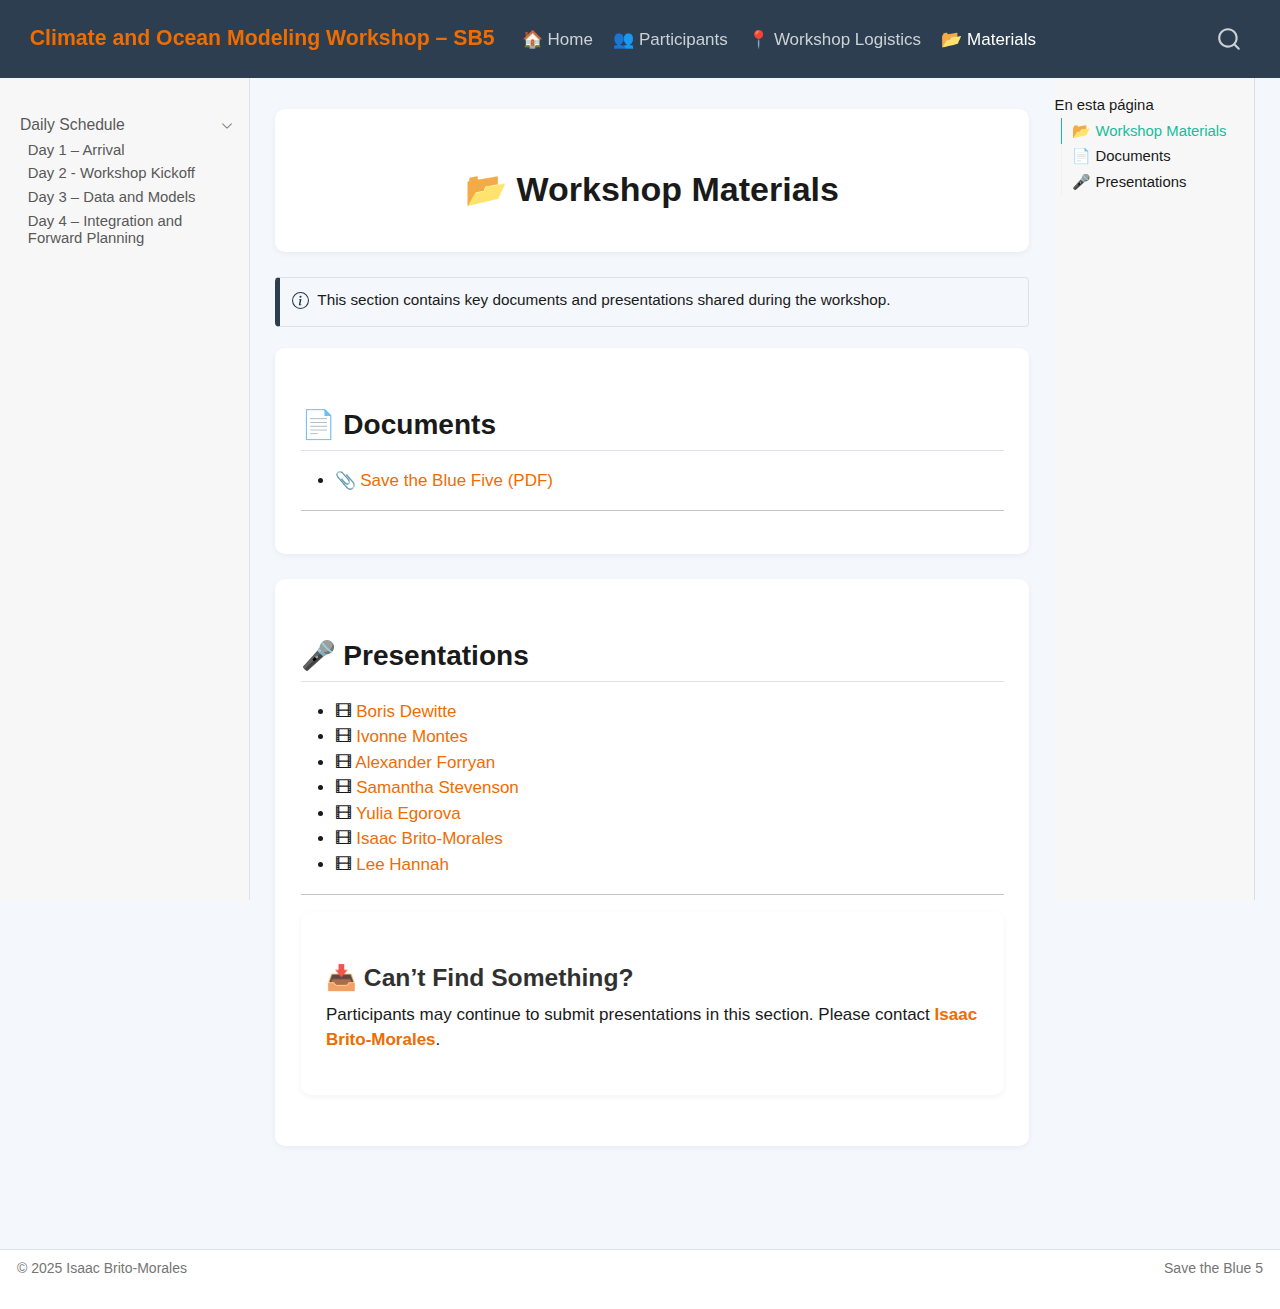
<file: docs/resources/materials.html>
<!DOCTYPE html>
<html xmlns="http://www.w3.org/1999/xhtml" lang="es" xml:lang="es"><head>

<meta charset="utf-8">
<meta name="generator" content="quarto-1.5.57">

<meta name="viewport" content="width=device-width, initial-scale=1.0, user-scalable=yes">


<title>materials – Climate and Ocean Modeling Workshop – SB5</title>
<style>
code{white-space: pre-wrap;}
span.smallcaps{font-variant: small-caps;}
div.columns{display: flex; gap: min(4vw, 1.5em);}
div.column{flex: auto; overflow-x: auto;}
div.hanging-indent{margin-left: 1.5em; text-indent: -1.5em;}
ul.task-list{list-style: none;}
ul.task-list li input[type="checkbox"] {
  width: 0.8em;
  margin: 0 0.8em 0.2em -1em; /* quarto-specific, see https://github.com/quarto-dev/quarto-cli/issues/4556 */ 
  vertical-align: middle;
}
</style>


<script src="../site_libs/quarto-nav/quarto-nav.js"></script>
<script src="../site_libs/quarto-nav/headroom.min.js"></script>
<script src="../site_libs/clipboard/clipboard.min.js"></script>
<script src="../site_libs/quarto-search/autocomplete.umd.js"></script>
<script src="../site_libs/quarto-search/fuse.min.js"></script>
<script src="../site_libs/quarto-search/quarto-search.js"></script>
<meta name="quarto:offset" content="../">
<script src="../site_libs/quarto-html/quarto.js"></script>
<script src="../site_libs/quarto-html/popper.min.js"></script>
<script src="../site_libs/quarto-html/tippy.umd.min.js"></script>
<script src="../site_libs/quarto-html/anchor.min.js"></script>
<link href="../site_libs/quarto-html/tippy.css" rel="stylesheet">
<link href="../site_libs/quarto-html/quarto-syntax-highlighting.css" rel="stylesheet" id="quarto-text-highlighting-styles">
<script src="../site_libs/bootstrap/bootstrap.min.js"></script>
<link href="../site_libs/bootstrap/bootstrap-icons.css" rel="stylesheet">
<link href="../site_libs/bootstrap/bootstrap.min.css" rel="stylesheet" id="quarto-bootstrap" data-mode="light">
<script id="quarto-search-options" type="application/json">{
  "location": "navbar",
  "copy-button": false,
  "collapse-after": 3,
  "panel-placement": "end",
  "type": "overlay",
  "limit": 50,
  "keyboard-shortcut": [
    "f",
    "/",
    "s"
  ],
  "show-item-context": false,
  "language": {
    "search-no-results-text": "Sin resultados",
    "search-matching-documents-text": "documentos encontrados",
    "search-copy-link-title": "Copiar el enlace en la búsqueda",
    "search-hide-matches-text": "Ocultar resultados adicionales",
    "search-more-match-text": "resultado adicional en este documento",
    "search-more-matches-text": "resultados adicionales en este documento",
    "search-clear-button-title": "Borrar",
    "search-text-placeholder": "",
    "search-detached-cancel-button-title": "Cancelar",
    "search-submit-button-title": "Enviar",
    "search-label": "Buscar"
  }
}</script>


<link rel="stylesheet" href="../styles.css">
</head>

<body class="nav-sidebar docked nav-fixed">

<div id="quarto-search-results"></div>
  <header id="quarto-header" class="headroom fixed-top">
    <nav class="navbar navbar-expand-lg " data-bs-theme="dark">
      <div class="navbar-container container-fluid">
      <div class="navbar-brand-container mx-auto">
    <a class="navbar-brand" href="../index.html">
    <span class="navbar-title">Climate and Ocean Modeling Workshop – SB5</span>
    </a>
  </div>
            <div id="quarto-search" class="" title="Buscar"></div>
          <button class="navbar-toggler" type="button" data-bs-toggle="collapse" data-bs-target="#navbarCollapse" aria-controls="navbarCollapse" role="menu" aria-expanded="false" aria-label="Navegación de palanca" onclick="if (window.quartoToggleHeadroom) { window.quartoToggleHeadroom(); }">
  <span class="navbar-toggler-icon"></span>
</button>
          <div class="collapse navbar-collapse" id="navbarCollapse">
            <ul class="navbar-nav navbar-nav-scroll me-auto">
  <li class="nav-item">
    <a class="nav-link" href="../01_home.html"> 
<span class="menu-text">🏠 Home</span></a>
  </li>  
  <li class="nav-item">
    <a class="nav-link" href="../participants/01_participants.html"> 
<span class="menu-text">👥 Participants</span></a>
  </li>  
  <li class="nav-item">
    <a class="nav-link" href="../logistics/01_logistics.html"> 
<span class="menu-text">📍 Workshop Logistics</span></a>
  </li>  
  <li class="nav-item">
    <a class="nav-link active" href="../resources/materials.html" aria-current="page"> 
<span class="menu-text">📂 Materials</span></a>
  </li>  
</ul>
          </div> <!-- /navcollapse -->
            <div class="quarto-navbar-tools">
</div>
      </div> <!-- /container-fluid -->
    </nav>
  <nav class="quarto-secondary-nav">
    <div class="container-fluid d-flex">
      <button type="button" class="quarto-btn-toggle btn" data-bs-toggle="collapse" role="button" data-bs-target=".quarto-sidebar-collapse-item" aria-controls="quarto-sidebar" aria-expanded="false" aria-label="Alternar barra lateral" onclick="if (window.quartoToggleHeadroom) { window.quartoToggleHeadroom(); }">
        <i class="bi bi-layout-text-sidebar-reverse"></i>
      </button>
        <nav class="quarto-page-breadcrumbs" aria-label="breadcrumb"><ol class="breadcrumb"></ol></nav>
        <a class="flex-grow-1" role="navigation" data-bs-toggle="collapse" data-bs-target=".quarto-sidebar-collapse-item" aria-controls="quarto-sidebar" aria-expanded="false" aria-label="Alternar barra lateral" onclick="if (window.quartoToggleHeadroom) { window.quartoToggleHeadroom(); }">      
        </a>
    </div>
  </nav>
</header>
<!-- content -->
<div id="quarto-content" class="quarto-container page-columns page-rows-contents page-layout-article page-navbar">
<!-- sidebar -->
  <nav id="quarto-sidebar" class="sidebar collapse collapse-horizontal quarto-sidebar-collapse-item sidebar-navigation docked overflow-auto">
    <div class="sidebar-menu-container"> 
    <ul class="list-unstyled mt-1">
        <li class="sidebar-item sidebar-item-section">
      <div class="sidebar-item-container"> 
            <a class="sidebar-item-text sidebar-link text-start" data-bs-toggle="collapse" data-bs-target="#quarto-sidebar-section-1" role="navigation" aria-expanded="true">
 <span class="menu-text">Daily Schedule</span></a>
          <a class="sidebar-item-toggle text-start" data-bs-toggle="collapse" data-bs-target="#quarto-sidebar-section-1" role="navigation" aria-expanded="true" aria-label="Alternar sección">
            <i class="bi bi-chevron-right ms-2"></i>
          </a> 
      </div>
      <ul id="quarto-sidebar-section-1" class="collapse list-unstyled sidebar-section depth1 show">  
          <li class="sidebar-item">
  <div class="sidebar-item-container"> 
  <a href="../agenda/day1.html" class="sidebar-item-text sidebar-link">
 <span class="menu-text">Day 1 – Arrival</span></a>
  </div>
</li>
          <li class="sidebar-item">
  <div class="sidebar-item-container"> 
  <a href="../agenda/day2.html" class="sidebar-item-text sidebar-link">
 <span class="menu-text">Day 2 - Workshop Kickoff</span></a>
  </div>
</li>
          <li class="sidebar-item">
  <div class="sidebar-item-container"> 
  <a href="../agenda/day3.html" class="sidebar-item-text sidebar-link">
 <span class="menu-text">Day 3 – Data and Models</span></a>
  </div>
</li>
          <li class="sidebar-item">
  <div class="sidebar-item-container"> 
  <a href="../agenda/day4.html" class="sidebar-item-text sidebar-link">
 <span class="menu-text">Day 4 – Integration and Forward Planning</span></a>
  </div>
</li>
      </ul>
  </li>
    </ul>
    </div>
</nav>
<div id="quarto-sidebar-glass" class="quarto-sidebar-collapse-item" data-bs-toggle="collapse" data-bs-target=".quarto-sidebar-collapse-item"></div>
<!-- margin-sidebar -->
    <div id="quarto-margin-sidebar" class="sidebar margin-sidebar">
        <nav id="TOC" role="doc-toc" class="toc-active">
    <h2 id="toc-title">En esta página</h2>
   
  <ul>
  <li><a href="#workshop-materials" id="toc-workshop-materials" class="nav-link active" data-scroll-target="#workshop-materials">📂 Workshop Materials</a></li>
  <li><a href="#documents" id="toc-documents" class="nav-link" data-scroll-target="#documents">📄 Documents</a></li>
  <li><a href="#presentations" id="toc-presentations" class="nav-link" data-scroll-target="#presentations">🎤 Presentations</a>
  <ul class="collapse">
  <li><a href="#cant-find-something" id="toc-cant-find-something" class="nav-link" data-scroll-target="#cant-find-something">📥 Can’t Find Something?</a></li>
  </ul></li>
  </ul>
</nav>
    </div>
<!-- main -->
<main class="content" id="quarto-document-content">




<div class="top-banner">

</div>
<section id="workshop-materials" class="level1 text-center">
<h1>📂 Workshop Materials</h1>
</section>
<div class="callout callout-style-simple callout-note">
<div class="callout-body d-flex">
<div class="callout-icon-container">
<i class="callout-icon"></i>
</div>
<div class="callout-body-container">
<p>This section contains key documents and presentations shared during the workshop.</p>
</div>
</div>
</div>
<section id="documents" class="level2">
<h2 class="anchored" data-anchor-id="documents">📄 Documents</h2>
<ul>
<li>📎 <a href="none.pdf">Save the Blue Five (PDF)</a></li>
</ul>
<hr>
</section>
<section id="presentations" class="level2">
<h2 class="anchored" data-anchor-id="presentations">🎤 Presentations</h2>
<ul>
<li>🎞 <a href="none.pdf">Boris Dewitte</a></li>
<li>🎞 <a href="none.pdf">Ivonne Montes</a></li>
<li>🎞 <a href="none.pdf">Alexander Forryan</a></li>
<li>🎞 <a href="none.pdf">Samantha Stevenson</a></li>
<li>🎞 <a href="none.pdf">Yulia Egorova</a></li>
<li>🎞 <a href="none.pdf">Isaac Brito-Morales</a></li>
<li>🎞 <a href="none.pdf">Lee Hannah</a></li>
</ul>
<hr>
<section id="cant-find-something" class="level3">
<h3 class="anchored" data-anchor-id="cant-find-something">📥 Can’t Find Something?</h3>
<p>Participants may continue to submit presentations in this section. Please contact <a href="mailto:ibrito@conservation.org"><strong>Isaac Brito-Morales</strong></a>.</p>


</section>
</section>

</main> <!-- /main -->
<script id="quarto-html-after-body" type="application/javascript">
window.document.addEventListener("DOMContentLoaded", function (event) {
  const toggleBodyColorMode = (bsSheetEl) => {
    const mode = bsSheetEl.getAttribute("data-mode");
    const bodyEl = window.document.querySelector("body");
    if (mode === "dark") {
      bodyEl.classList.add("quarto-dark");
      bodyEl.classList.remove("quarto-light");
    } else {
      bodyEl.classList.add("quarto-light");
      bodyEl.classList.remove("quarto-dark");
    }
  }
  const toggleBodyColorPrimary = () => {
    const bsSheetEl = window.document.querySelector("link#quarto-bootstrap");
    if (bsSheetEl) {
      toggleBodyColorMode(bsSheetEl);
    }
  }
  toggleBodyColorPrimary();  
  const icon = "";
  const anchorJS = new window.AnchorJS();
  anchorJS.options = {
    placement: 'right',
    icon: icon
  };
  anchorJS.add('.anchored');
  const isCodeAnnotation = (el) => {
    for (const clz of el.classList) {
      if (clz.startsWith('code-annotation-')) {                     
        return true;
      }
    }
    return false;
  }
  const onCopySuccess = function(e) {
    // button target
    const button = e.trigger;
    // don't keep focus
    button.blur();
    // flash "checked"
    button.classList.add('code-copy-button-checked');
    var currentTitle = button.getAttribute("title");
    button.setAttribute("title", "Copiado");
    let tooltip;
    if (window.bootstrap) {
      button.setAttribute("data-bs-toggle", "tooltip");
      button.setAttribute("data-bs-placement", "left");
      button.setAttribute("data-bs-title", "Copiado");
      tooltip = new bootstrap.Tooltip(button, 
        { trigger: "manual", 
          customClass: "code-copy-button-tooltip",
          offset: [0, -8]});
      tooltip.show();    
    }
    setTimeout(function() {
      if (tooltip) {
        tooltip.hide();
        button.removeAttribute("data-bs-title");
        button.removeAttribute("data-bs-toggle");
        button.removeAttribute("data-bs-placement");
      }
      button.setAttribute("title", currentTitle);
      button.classList.remove('code-copy-button-checked');
    }, 1000);
    // clear code selection
    e.clearSelection();
  }
  const getTextToCopy = function(trigger) {
      const codeEl = trigger.previousElementSibling.cloneNode(true);
      for (const childEl of codeEl.children) {
        if (isCodeAnnotation(childEl)) {
          childEl.remove();
        }
      }
      return codeEl.innerText;
  }
  const clipboard = new window.ClipboardJS('.code-copy-button:not([data-in-quarto-modal])', {
    text: getTextToCopy
  });
  clipboard.on('success', onCopySuccess);
  if (window.document.getElementById('quarto-embedded-source-code-modal')) {
    // For code content inside modals, clipBoardJS needs to be initialized with a container option
    // TODO: Check when it could be a function (https://github.com/zenorocha/clipboard.js/issues/860)
    const clipboardModal = new window.ClipboardJS('.code-copy-button[data-in-quarto-modal]', {
      text: getTextToCopy,
      container: window.document.getElementById('quarto-embedded-source-code-modal')
    });
    clipboardModal.on('success', onCopySuccess);
  }
    var localhostRegex = new RegExp(/^(?:http|https):\/\/localhost\:?[0-9]*\//);
    var mailtoRegex = new RegExp(/^mailto:/);
      var filterRegex = new RegExp('/' + window.location.host + '/');
    var isInternal = (href) => {
        return filterRegex.test(href) || localhostRegex.test(href) || mailtoRegex.test(href);
    }
    // Inspect non-navigation links and adorn them if external
 	var links = window.document.querySelectorAll('a[href]:not(.nav-link):not(.navbar-brand):not(.toc-action):not(.sidebar-link):not(.sidebar-item-toggle):not(.pagination-link):not(.no-external):not([aria-hidden]):not(.dropdown-item):not(.quarto-navigation-tool):not(.about-link)');
    for (var i=0; i<links.length; i++) {
      const link = links[i];
      if (!isInternal(link.href)) {
        // undo the damage that might have been done by quarto-nav.js in the case of
        // links that we want to consider external
        if (link.dataset.originalHref !== undefined) {
          link.href = link.dataset.originalHref;
        }
      }
    }
  function tippyHover(el, contentFn, onTriggerFn, onUntriggerFn) {
    const config = {
      allowHTML: true,
      maxWidth: 500,
      delay: 100,
      arrow: false,
      appendTo: function(el) {
          return el.parentElement;
      },
      interactive: true,
      interactiveBorder: 10,
      theme: 'quarto',
      placement: 'bottom-start',
    };
    if (contentFn) {
      config.content = contentFn;
    }
    if (onTriggerFn) {
      config.onTrigger = onTriggerFn;
    }
    if (onUntriggerFn) {
      config.onUntrigger = onUntriggerFn;
    }
    window.tippy(el, config); 
  }
  const noterefs = window.document.querySelectorAll('a[role="doc-noteref"]');
  for (var i=0; i<noterefs.length; i++) {
    const ref = noterefs[i];
    tippyHover(ref, function() {
      // use id or data attribute instead here
      let href = ref.getAttribute('data-footnote-href') || ref.getAttribute('href');
      try { href = new URL(href).hash; } catch {}
      const id = href.replace(/^#\/?/, "");
      const note = window.document.getElementById(id);
      if (note) {
        return note.innerHTML;
      } else {
        return "";
      }
    });
  }
  const xrefs = window.document.querySelectorAll('a.quarto-xref');
  const processXRef = (id, note) => {
    // Strip column container classes
    const stripColumnClz = (el) => {
      el.classList.remove("page-full", "page-columns");
      if (el.children) {
        for (const child of el.children) {
          stripColumnClz(child);
        }
      }
    }
    stripColumnClz(note)
    if (id === null || id.startsWith('sec-')) {
      // Special case sections, only their first couple elements
      const container = document.createElement("div");
      if (note.children && note.children.length > 2) {
        container.appendChild(note.children[0].cloneNode(true));
        for (let i = 1; i < note.children.length; i++) {
          const child = note.children[i];
          if (child.tagName === "P" && child.innerText === "") {
            continue;
          } else {
            container.appendChild(child.cloneNode(true));
            break;
          }
        }
        if (window.Quarto?.typesetMath) {
          window.Quarto.typesetMath(container);
        }
        return container.innerHTML
      } else {
        if (window.Quarto?.typesetMath) {
          window.Quarto.typesetMath(note);
        }
        return note.innerHTML;
      }
    } else {
      // Remove any anchor links if they are present
      const anchorLink = note.querySelector('a.anchorjs-link');
      if (anchorLink) {
        anchorLink.remove();
      }
      if (window.Quarto?.typesetMath) {
        window.Quarto.typesetMath(note);
      }
      // TODO in 1.5, we should make sure this works without a callout special case
      if (note.classList.contains("callout")) {
        return note.outerHTML;
      } else {
        return note.innerHTML;
      }
    }
  }
  for (var i=0; i<xrefs.length; i++) {
    const xref = xrefs[i];
    tippyHover(xref, undefined, function(instance) {
      instance.disable();
      let url = xref.getAttribute('href');
      let hash = undefined; 
      if (url.startsWith('#')) {
        hash = url;
      } else {
        try { hash = new URL(url).hash; } catch {}
      }
      if (hash) {
        const id = hash.replace(/^#\/?/, "");
        const note = window.document.getElementById(id);
        if (note !== null) {
          try {
            const html = processXRef(id, note.cloneNode(true));
            instance.setContent(html);
          } finally {
            instance.enable();
            instance.show();
          }
        } else {
          // See if we can fetch this
          fetch(url.split('#')[0])
          .then(res => res.text())
          .then(html => {
            const parser = new DOMParser();
            const htmlDoc = parser.parseFromString(html, "text/html");
            const note = htmlDoc.getElementById(id);
            if (note !== null) {
              const html = processXRef(id, note);
              instance.setContent(html);
            } 
          }).finally(() => {
            instance.enable();
            instance.show();
          });
        }
      } else {
        // See if we can fetch a full url (with no hash to target)
        // This is a special case and we should probably do some content thinning / targeting
        fetch(url)
        .then(res => res.text())
        .then(html => {
          const parser = new DOMParser();
          const htmlDoc = parser.parseFromString(html, "text/html");
          const note = htmlDoc.querySelector('main.content');
          if (note !== null) {
            // This should only happen for chapter cross references
            // (since there is no id in the URL)
            // remove the first header
            if (note.children.length > 0 && note.children[0].tagName === "HEADER") {
              note.children[0].remove();
            }
            const html = processXRef(null, note);
            instance.setContent(html);
          } 
        }).finally(() => {
          instance.enable();
          instance.show();
        });
      }
    }, function(instance) {
    });
  }
      let selectedAnnoteEl;
      const selectorForAnnotation = ( cell, annotation) => {
        let cellAttr = 'data-code-cell="' + cell + '"';
        let lineAttr = 'data-code-annotation="' +  annotation + '"';
        const selector = 'span[' + cellAttr + '][' + lineAttr + ']';
        return selector;
      }
      const selectCodeLines = (annoteEl) => {
        const doc = window.document;
        const targetCell = annoteEl.getAttribute("data-target-cell");
        const targetAnnotation = annoteEl.getAttribute("data-target-annotation");
        const annoteSpan = window.document.querySelector(selectorForAnnotation(targetCell, targetAnnotation));
        const lines = annoteSpan.getAttribute("data-code-lines").split(",");
        const lineIds = lines.map((line) => {
          return targetCell + "-" + line;
        })
        let top = null;
        let height = null;
        let parent = null;
        if (lineIds.length > 0) {
            //compute the position of the single el (top and bottom and make a div)
            const el = window.document.getElementById(lineIds[0]);
            top = el.offsetTop;
            height = el.offsetHeight;
            parent = el.parentElement.parentElement;
          if (lineIds.length > 1) {
            const lastEl = window.document.getElementById(lineIds[lineIds.length - 1]);
            const bottom = lastEl.offsetTop + lastEl.offsetHeight;
            height = bottom - top;
          }
          if (top !== null && height !== null && parent !== null) {
            // cook up a div (if necessary) and position it 
            let div = window.document.getElementById("code-annotation-line-highlight");
            if (div === null) {
              div = window.document.createElement("div");
              div.setAttribute("id", "code-annotation-line-highlight");
              div.style.position = 'absolute';
              parent.appendChild(div);
            }
            div.style.top = top - 2 + "px";
            div.style.height = height + 4 + "px";
            div.style.left = 0;
            let gutterDiv = window.document.getElementById("code-annotation-line-highlight-gutter");
            if (gutterDiv === null) {
              gutterDiv = window.document.createElement("div");
              gutterDiv.setAttribute("id", "code-annotation-line-highlight-gutter");
              gutterDiv.style.position = 'absolute';
              const codeCell = window.document.getElementById(targetCell);
              const gutter = codeCell.querySelector('.code-annotation-gutter');
              gutter.appendChild(gutterDiv);
            }
            gutterDiv.style.top = top - 2 + "px";
            gutterDiv.style.height = height + 4 + "px";
          }
          selectedAnnoteEl = annoteEl;
        }
      };
      const unselectCodeLines = () => {
        const elementsIds = ["code-annotation-line-highlight", "code-annotation-line-highlight-gutter"];
        elementsIds.forEach((elId) => {
          const div = window.document.getElementById(elId);
          if (div) {
            div.remove();
          }
        });
        selectedAnnoteEl = undefined;
      };
        // Handle positioning of the toggle
    window.addEventListener(
      "resize",
      throttle(() => {
        elRect = undefined;
        if (selectedAnnoteEl) {
          selectCodeLines(selectedAnnoteEl);
        }
      }, 10)
    );
    function throttle(fn, ms) {
    let throttle = false;
    let timer;
      return (...args) => {
        if(!throttle) { // first call gets through
            fn.apply(this, args);
            throttle = true;
        } else { // all the others get throttled
            if(timer) clearTimeout(timer); // cancel #2
            timer = setTimeout(() => {
              fn.apply(this, args);
              timer = throttle = false;
            }, ms);
        }
      };
    }
      // Attach click handler to the DT
      const annoteDls = window.document.querySelectorAll('dt[data-target-cell]');
      for (const annoteDlNode of annoteDls) {
        annoteDlNode.addEventListener('click', (event) => {
          const clickedEl = event.target;
          if (clickedEl !== selectedAnnoteEl) {
            unselectCodeLines();
            const activeEl = window.document.querySelector('dt[data-target-cell].code-annotation-active');
            if (activeEl) {
              activeEl.classList.remove('code-annotation-active');
            }
            selectCodeLines(clickedEl);
            clickedEl.classList.add('code-annotation-active');
          } else {
            // Unselect the line
            unselectCodeLines();
            clickedEl.classList.remove('code-annotation-active');
          }
        });
      }
  const findCites = (el) => {
    const parentEl = el.parentElement;
    if (parentEl) {
      const cites = parentEl.dataset.cites;
      if (cites) {
        return {
          el,
          cites: cites.split(' ')
        };
      } else {
        return findCites(el.parentElement)
      }
    } else {
      return undefined;
    }
  };
  var bibliorefs = window.document.querySelectorAll('a[role="doc-biblioref"]');
  for (var i=0; i<bibliorefs.length; i++) {
    const ref = bibliorefs[i];
    const citeInfo = findCites(ref);
    if (citeInfo) {
      tippyHover(citeInfo.el, function() {
        var popup = window.document.createElement('div');
        citeInfo.cites.forEach(function(cite) {
          var citeDiv = window.document.createElement('div');
          citeDiv.classList.add('hanging-indent');
          citeDiv.classList.add('csl-entry');
          var biblioDiv = window.document.getElementById('ref-' + cite);
          if (biblioDiv) {
            citeDiv.innerHTML = biblioDiv.innerHTML;
          }
          popup.appendChild(citeDiv);
        });
        return popup.innerHTML;
      });
    }
  }
});
</script>
</div> <!-- /content -->
<footer class="footer">
  <div class="nav-footer">
    <div class="nav-footer-left">
<p>© 2025 Isaac Brito-Morales</p>
</div>   
    <div class="nav-footer-center">
      &nbsp;
    </div>
    <div class="nav-footer-right">
<p>Save the Blue 5</p>
</div>
  </div>
</footer>




</body></html>
</file>
<file: docs/site_libs/quarto-html/tippy.css>
.tippy-box[data-animation=fade][data-state=hidden]{opacity:0}[data-tippy-root]{max-width:calc(100vw - 10px)}.tippy-box{position:relative;background-color:#333;color:#fff;border-radius:4px;font-size:14px;line-height:1.4;white-space:normal;outline:0;transition-property:transform,visibility,opacity}.tippy-box[data-placement^=top]>.tippy-arrow{bottom:0}.tippy-box[data-placement^=top]>.tippy-arrow:before{bottom:-7px;left:0;border-width:8px 8px 0;border-top-color:initial;transform-origin:center top}.tippy-box[data-placement^=bottom]>.tippy-arrow{top:0}.tippy-box[data-placement^=bottom]>.tippy-arrow:before{top:-7px;left:0;border-width:0 8px 8px;border-bottom-color:initial;transform-origin:center bottom}.tippy-box[data-placement^=left]>.tippy-arrow{right:0}.tippy-box[data-placement^=left]>.tippy-arrow:before{border-width:8px 0 8px 8px;border-left-color:initial;right:-7px;transform-origin:center left}.tippy-box[data-placement^=right]>.tippy-arrow{left:0}.tippy-box[data-placement^=right]>.tippy-arrow:before{left:-7px;border-width:8px 8px 8px 0;border-right-color:initial;transform-origin:center right}.tippy-box[data-inertia][data-state=visible]{transition-timing-function:cubic-bezier(.54,1.5,.38,1.11)}.tippy-arrow{width:16px;height:16px;color:#333}.tippy-arrow:before{content:"";position:absolute;border-color:transparent;border-style:solid}.tippy-content{position:relative;padding:5px 9px;z-index:1}
</file>
<file: docs/site_libs/quarto-html/quarto-syntax-highlighting.css>
/* quarto syntax highlight colors */
:root {
  --quarto-hl-ot-color: #003B4F;
  --quarto-hl-at-color: #657422;
  --quarto-hl-ss-color: #20794D;
  --quarto-hl-an-color: #5E5E5E;
  --quarto-hl-fu-color: #4758AB;
  --quarto-hl-st-color: #20794D;
  --quarto-hl-cf-color: #003B4F;
  --quarto-hl-op-color: #5E5E5E;
  --quarto-hl-er-color: #AD0000;
  --quarto-hl-bn-color: #AD0000;
  --quarto-hl-al-color: #AD0000;
  --quarto-hl-va-color: #111111;
  --quarto-hl-bu-color: inherit;
  --quarto-hl-ex-color: inherit;
  --quarto-hl-pp-color: #AD0000;
  --quarto-hl-in-color: #5E5E5E;
  --quarto-hl-vs-color: #20794D;
  --quarto-hl-wa-color: #5E5E5E;
  --quarto-hl-do-color: #5E5E5E;
  --quarto-hl-im-color: #00769E;
  --quarto-hl-ch-color: #20794D;
  --quarto-hl-dt-color: #AD0000;
  --quarto-hl-fl-color: #AD0000;
  --quarto-hl-co-color: #5E5E5E;
  --quarto-hl-cv-color: #5E5E5E;
  --quarto-hl-cn-color: #8f5902;
  --quarto-hl-sc-color: #5E5E5E;
  --quarto-hl-dv-color: #AD0000;
  --quarto-hl-kw-color: #003B4F;
}

/* other quarto variables */
:root {
  --quarto-font-monospace: SFMono-Regular, Menlo, Monaco, Consolas, "Liberation Mono", "Courier New", monospace;
}

pre > code.sourceCode > span {
  color: #003B4F;
}

code span {
  color: #003B4F;
}

code.sourceCode > span {
  color: #003B4F;
}

div.sourceCode,
div.sourceCode pre.sourceCode {
  color: #003B4F;
}

code span.ot {
  color: #003B4F;
  font-style: inherit;
}

code span.at {
  color: #657422;
  font-style: inherit;
}

code span.ss {
  color: #20794D;
  font-style: inherit;
}

code span.an {
  color: #5E5E5E;
  font-style: inherit;
}

code span.fu {
  color: #4758AB;
  font-style: inherit;
}

code span.st {
  color: #20794D;
  font-style: inherit;
}

code span.cf {
  color: #003B4F;
  font-weight: bold;
  font-style: inherit;
}

code span.op {
  color: #5E5E5E;
  font-style: inherit;
}

code span.er {
  color: #AD0000;
  font-style: inherit;
}

code span.bn {
  color: #AD0000;
  font-style: inherit;
}

code span.al {
  color: #AD0000;
  font-style: inherit;
}

code span.va {
  color: #111111;
  font-style: inherit;
}

code span.bu {
  font-style: inherit;
}

code span.ex {
  font-style: inherit;
}

code span.pp {
  color: #AD0000;
  font-style: inherit;
}

code span.in {
  color: #5E5E5E;
  font-style: inherit;
}

code span.vs {
  color: #20794D;
  font-style: inherit;
}

code span.wa {
  color: #5E5E5E;
  font-style: italic;
}

code span.do {
  color: #5E5E5E;
  font-style: italic;
}

code span.im {
  color: #00769E;
  font-style: inherit;
}

code span.ch {
  color: #20794D;
  font-style: inherit;
}

code span.dt {
  color: #AD0000;
  font-style: inherit;
}

code span.fl {
  color: #AD0000;
  font-style: inherit;
}

code span.co {
  color: #5E5E5E;
  font-style: inherit;
}

code span.cv {
  color: #5E5E5E;
  font-style: italic;
}

code span.cn {
  color: #8f5902;
  font-style: inherit;
}

code span.sc {
  color: #5E5E5E;
  font-style: inherit;
}

code span.dv {
  color: #AD0000;
  font-style: inherit;
}

code span.kw {
  color: #003B4F;
  font-weight: bold;
  font-style: inherit;
}

.prevent-inlining {
  content: "</";
}

/*# sourceMappingURL=debc5d5d77c3f9108843748ff7464032.css.map */
</file>
<file: docs/styles.css>
/* 🔶 Top accent banner */
.top-banner {
  background-color: #F57C00; /* Vibrant orange */
  height: 5px;
  width: 100%;
  position: fixed;
  top: 0;
  left: 0;
  z-index: 1000;
}

/* 📄 Body styling */
body {
  padding-top: 10px;
  font-family: "Helvetica Neue", "Segoe UI", sans-serif;
  background-color: #f4f7fb; /* Soft gray-blue */
  color: #1a1a1a;
}

/* 📌 Sidebar */
.sidebar {
  background-color: #f7f7f7 !important; /* Light neutral */
  border-right: 1px solid #ddd;
}

/* 📦 Sections/cards */
section {
  background-color: #ffffff;
  border-radius: 10px;
  padding: 1.5em;
  box-shadow: 0 2px 6px rgba(0, 0, 0, 0.05);
  margin-bottom: 1.5em;
}

/* 🔖 Navbar title */
.navbar-title {
  font-weight: 600;
  color: #EF6C00; /* Orange */
}

/* 🖱️ Navbar link hover */
.navbar-nav .nav-link:hover {
  background-color: #FFE0B2; /* Light orange highlight */
  border-radius: 5px;
  color: #EF6C00 !important;
}

/* 🧱 Title block spacing */
.quarto-title-block {
  margin-bottom: 2rem;
}

/* 📎 Footer */
.page-footer {
  font-size: 0.85rem;
  color: #5c6e7c;
  opacity: 0.85;
}

/* 🧼 Hide right margin TOC */
.quarto-margin-sidebar,
#quarto-margin {
  display: none !important;
}

/* === 🌐 Global Color Overrides === */

/* Hyperlinks */
a {
  color: #EF6C00;
  text-decoration: none;
}

a:hover {
  color: #F57C00;
  text-decoration: underline;
}

/* Sidebar active link */
.sidebar-item.active,
.sidebar-item.active a,
.sidebar-item a.active {
  background-color: #FFE0B2 !important;
  border-left: 3px solid #EF6C00;
  color: #EF6C00 !important;
}

/* Callouts */
.callout-note,
.callout-important,
.callout-tip {
  border-left: 4px solid #F57C00;
}

/* TOC active item */
.nav-page-toc .nav-link.active {
  background-color: #FFE0B2 !important;
  color: #EF6C00 !important;
  font-weight: 600;
}

/* Inline code styling */
code {
  color: #D84315;
  background-color: #FFF3E0;
  padding: 2px 4px;
  border-radius: 3px;
}

/* Optional: button hover (if using buttons) */
.btn-primary:hover {
  background-color: #F57C00;
  border-color: #EF6C00;
}
</file>
